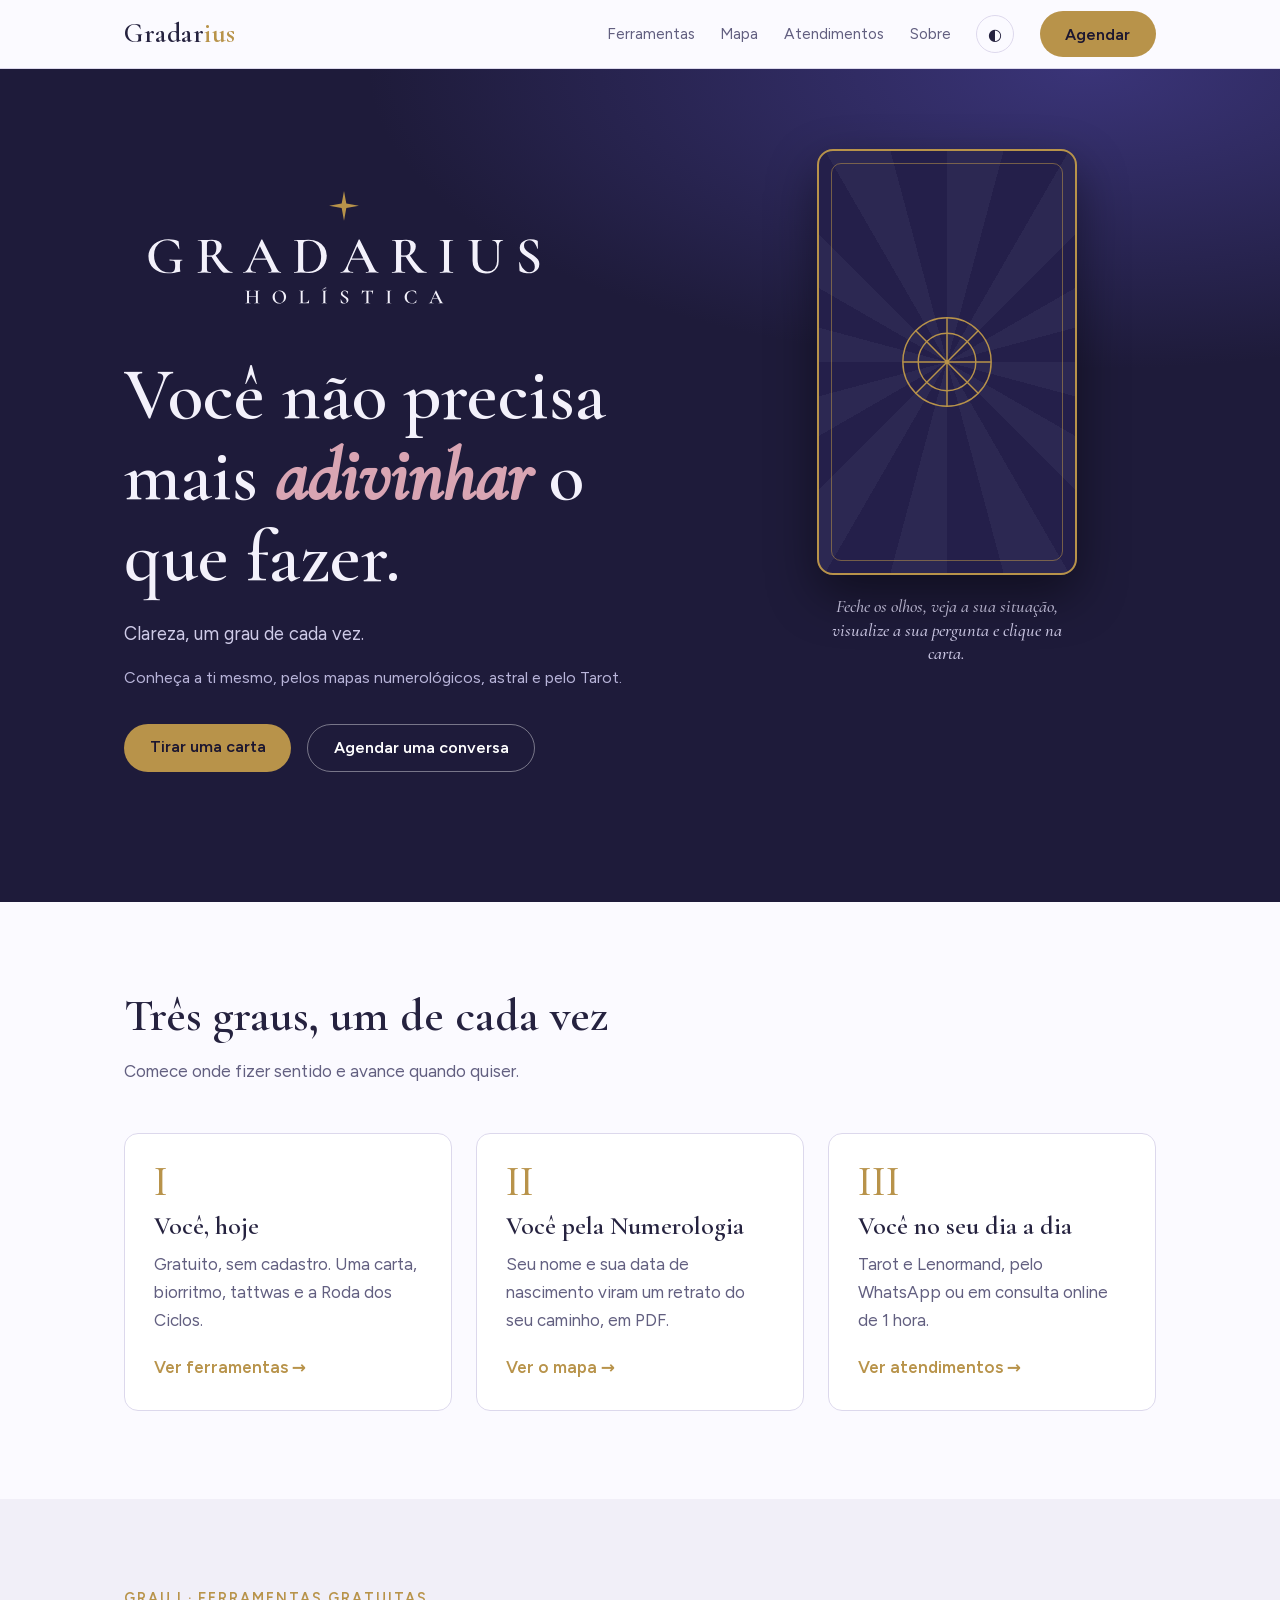
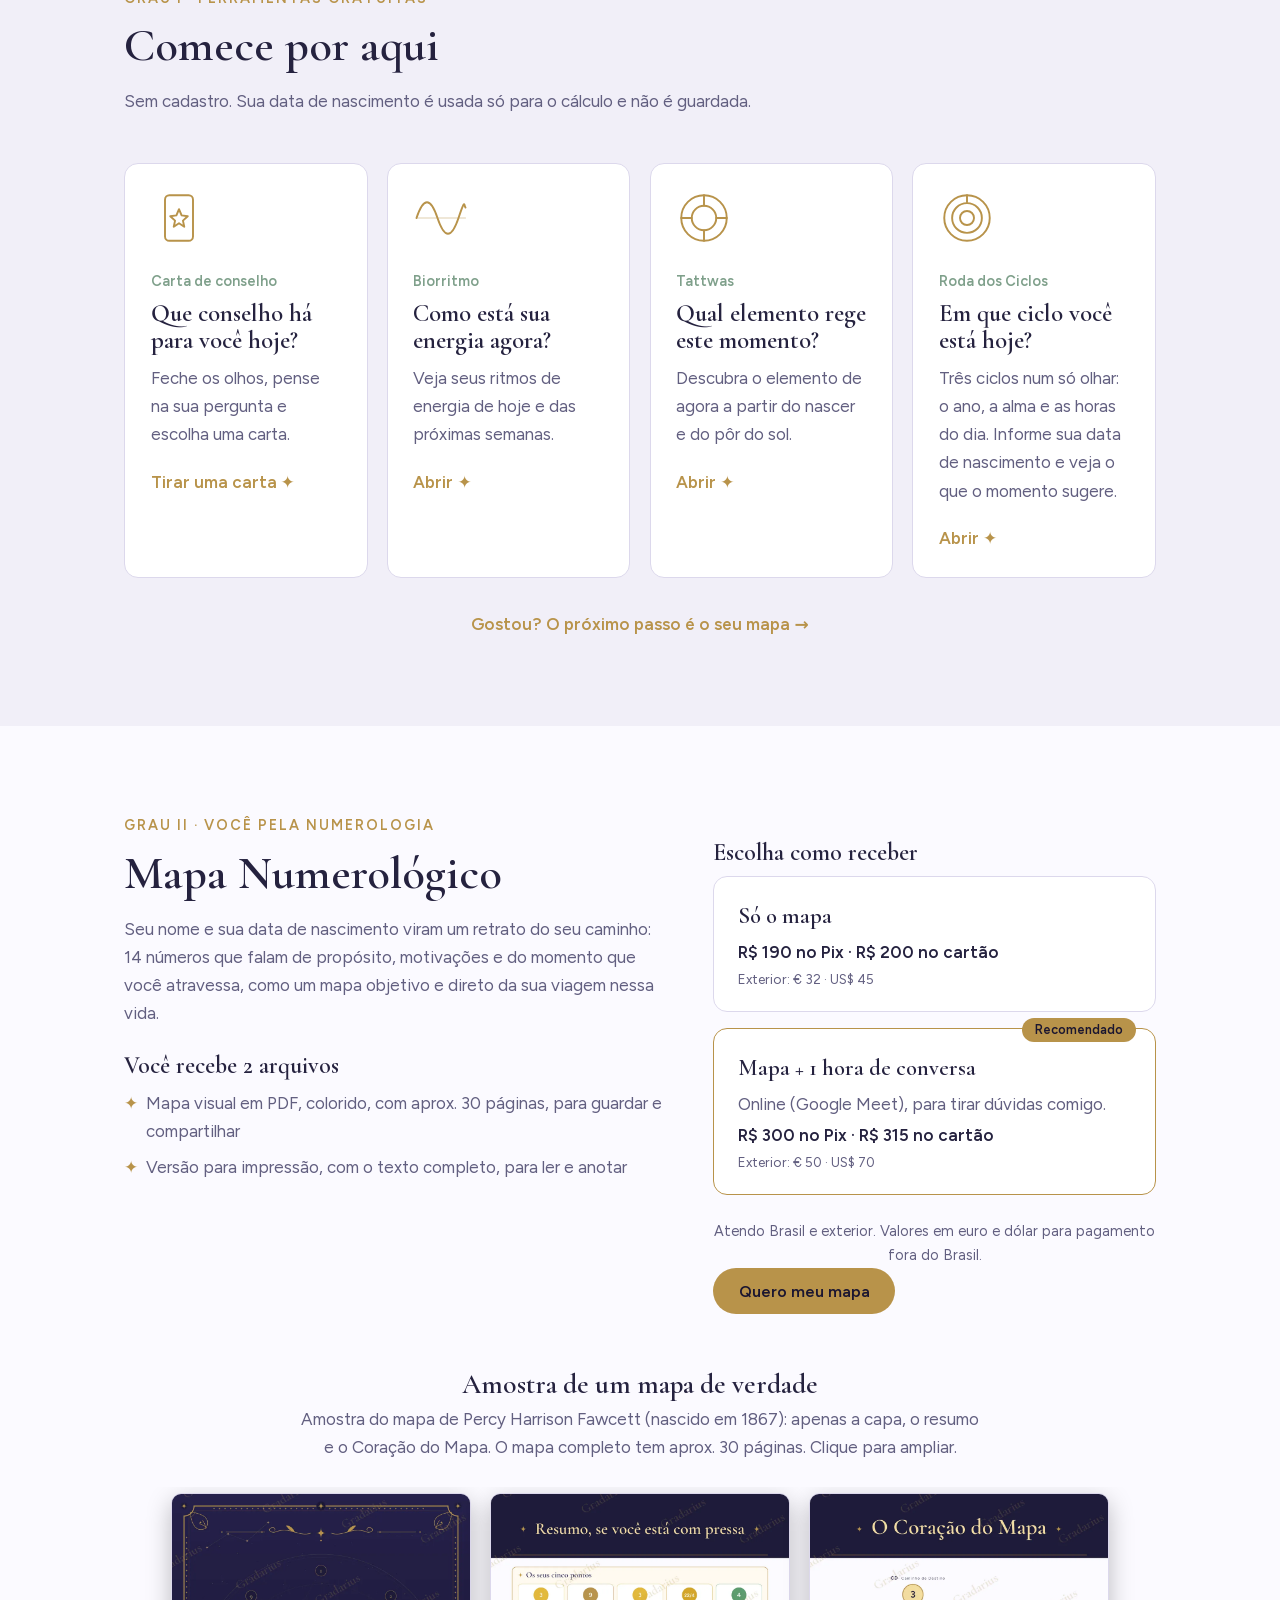
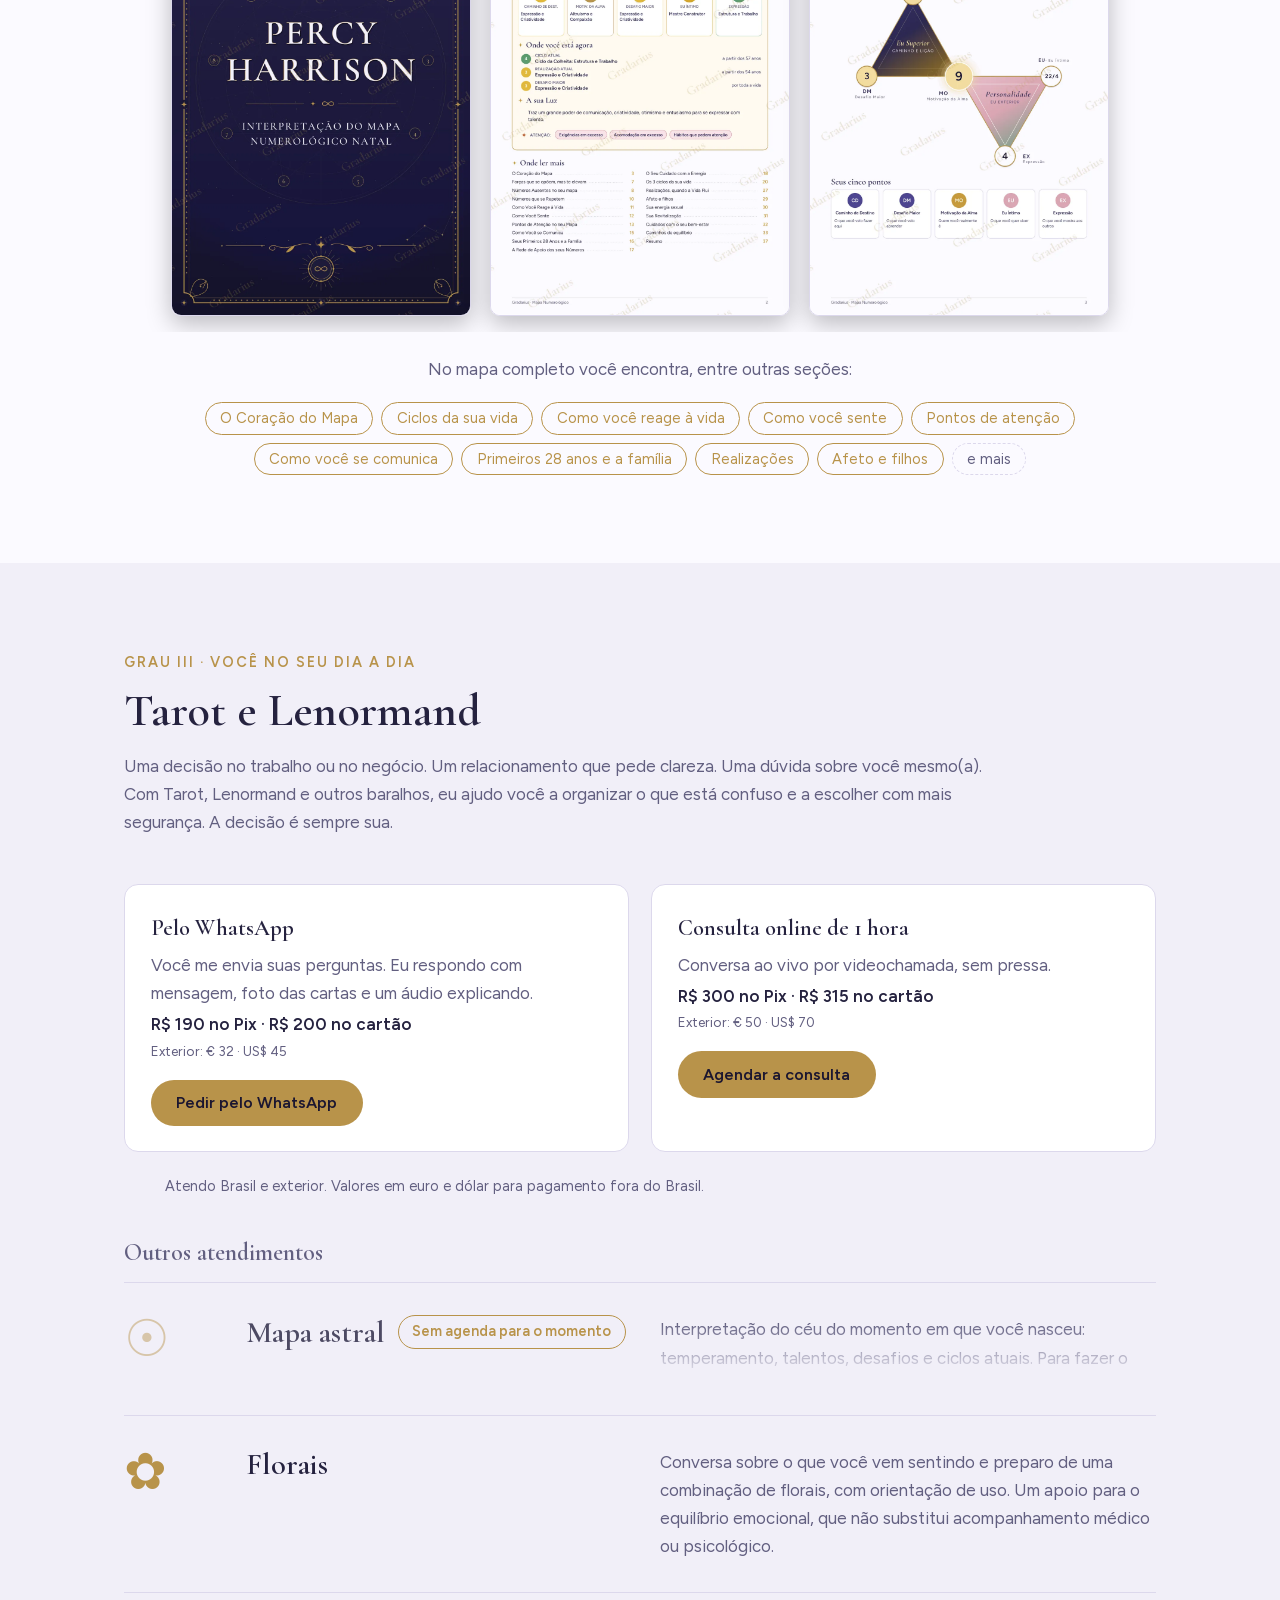
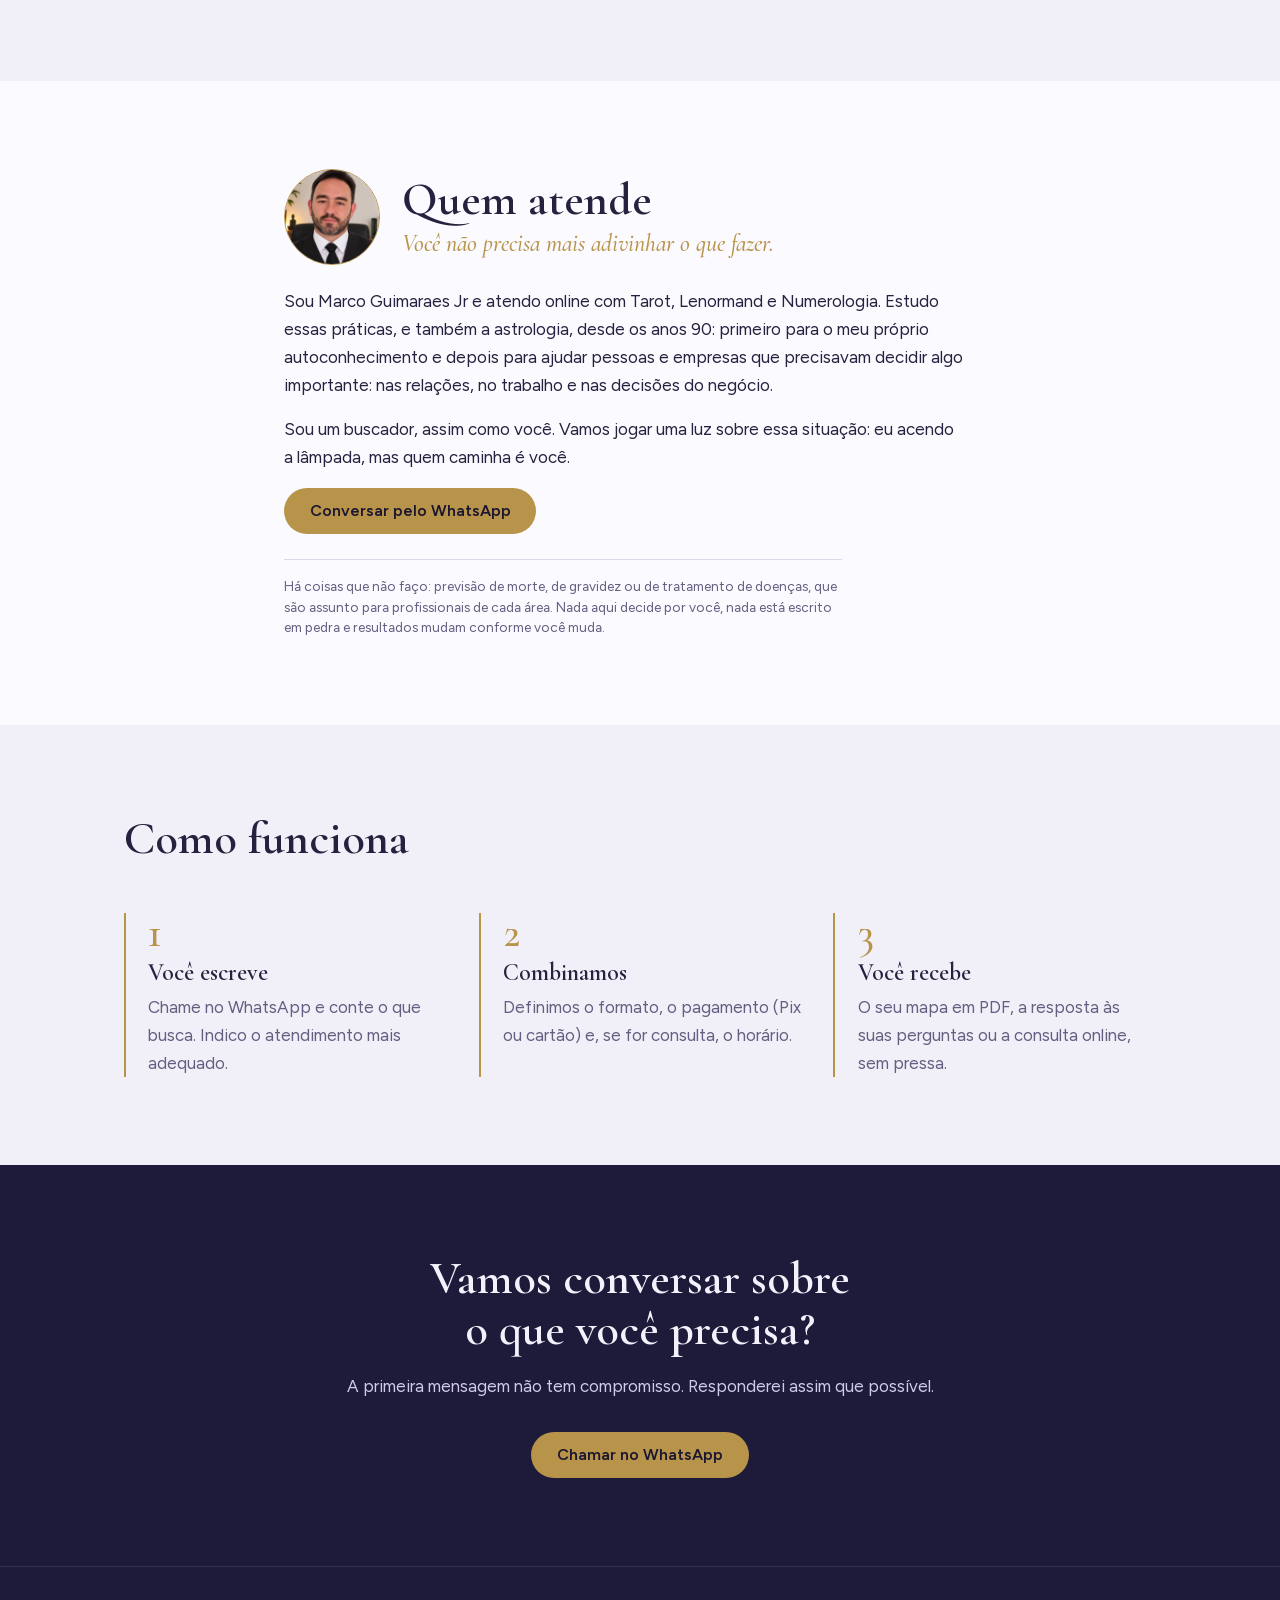
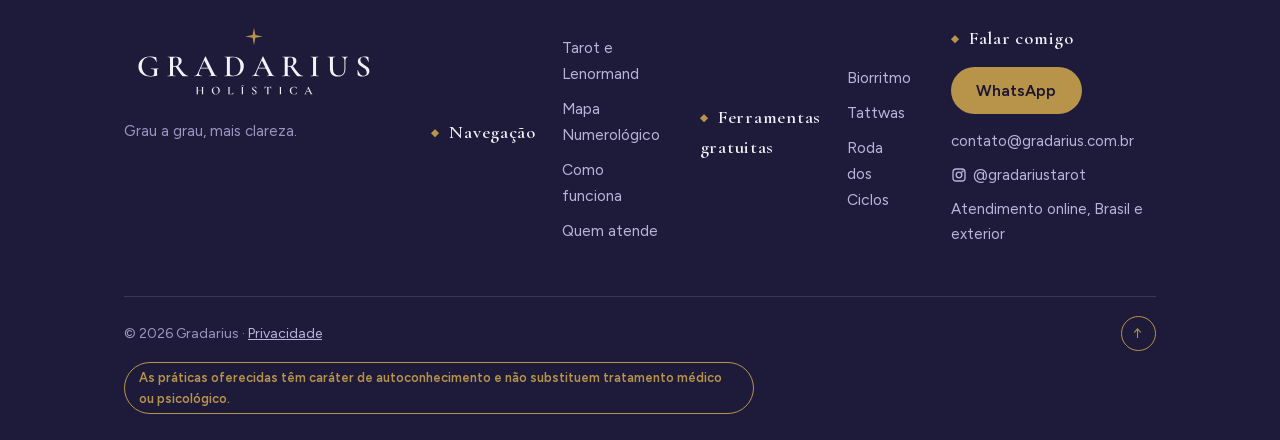
<file: index.html>
<!DOCTYPE html>
<html lang="pt-BR">
<head>
<meta charset="utf-8">
<meta name="viewport" content="width=device-width, initial-scale=1">
<title>Gradarius | Terapia holística, tarot, mapa astral e numerologia</title>
<meta name="description" content="Tarot, Lenormand, Numerologia e astrologia para decidir com mais clareza: no trabalho, no negócio e nas relações. Atendimento online.">
<meta property="og:title" content="Gradarius | Holística">
<meta property="og:description" content="Tarot, Lenormand, Numerologia e astrologia para decidir com mais clareza. Atendimento online.">
<meta property="og:type" content="website">
<meta property="og:url" content="https://www.gradarius.com.br/">
<meta property="og:site_name" content="Gradarius">
<meta property="og:locale" content="pt_BR">
<meta property="og:image" content="https://www.gradarius.com.br/og-gradarius.jpg">
<meta property="og:image:width" content="1200">
<meta property="og:image:height" content="630">
<meta property="og:image:alt" content="Gradarius: você não precisa mais adivinhar o que fazer.">
<meta name="twitter:card" content="summary_large_image">
<link rel="canonical" href="https://www.gradarius.com.br/">
<script type="application/ld+json">{"@context": "https://schema.org", "@graph": [{"@type": "WebSite", "name": "Gradarius", "url": "https://www.gradarius.com.br/", "inLanguage": "pt-BR"}, {"@type": "ProfessionalService", "name": "Gradarius", "url": "https://www.gradarius.com.br/", "description": "Tarot, Lenormand, Numerologia e astrologia para decidir com mais clareza. Atendimento online.", "founder": {"@type": "Person", "name": "Marco Guimaraes Jr"}, "email": "contato@gradarius.com.br", "areaServed": "BR", "availableLanguage": "pt-BR", "makesOffer": [{"@type": "Offer", "itemOffered": {"@type": "Service", "name": "Mapa Numerológico (arquivos)"}, "price": "190.00", "priceCurrency": "BRL"}, {"@type": "Offer", "itemOffered": {"@type": "Service", "name": "Mapa Numerológico + 1 hora de conversa online"}, "price": "300.00", "priceCurrency": "BRL"}, {"@type": "Offer", "itemOffered": {"@type": "Service", "name": "Tarot e Lenormand pelo WhatsApp"}, "price": "190.00", "priceCurrency": "BRL"}, {"@type": "Offer", "itemOffered": {"@type": "Service", "name": "Consulta online de 1 hora (Tarot e Lenormand)"}, "price": "300.00", "priceCurrency": "BRL"}]}]}</script>
<meta name="theme-color" content="#1e1b3a">
<link rel="icon" href="favicon.ico" sizes="48x48">
<link rel="apple-touch-icon" href="apple-touch-icon.png">
<link rel="preload" href="fontes/cormorant-garamond-latin-600-normal.ttf" as="font" type="font/ttf" crossorigin>
<style>
@font-face{font-family:'Cormorant Garamond';font-style:normal;font-weight:500;font-display:swap;src:url(fontes/cormorant-garamond-latin-500-normal.ttf) format('truetype')}
@font-face{font-family:'Cormorant Garamond';font-style:normal;font-weight:600;font-display:swap;src:url(fontes/cormorant-garamond-latin-600-normal.ttf) format('truetype')}
@font-face{font-family:'Cormorant Garamond';font-style:italic;font-weight:500;font-display:swap;src:url(fontes/cormorant-garamond-latin-500-italic.ttf) format('truetype')}
@font-face{font-family:'Figtree';font-style:normal;font-weight:400 500;font-display:swap;src:url(fontes/figtree-latin-400-normal.ttf) format('truetype')}
@font-face{font-family:'Figtree';font-style:normal;font-weight:600;font-display:swap;src:url(fontes/figtree-latin-600-normal.ttf) format('truetype')}
:root{
  --ink:#1e1b3a; --ink-2:#2c2852; --moon:#f1eff8; --paper:#fbfaff;
  --text:#25223f; --muted:#625f80; --brass:#b8934a; --rose:#d9a5b3; --sage:#7fa08b;
  --line:#dcd8ec; --card:#ffffff;
  --serif:'Cormorant Garamond',Georgia,serif; --sans:'Figtree',system-ui,sans-serif;
}
@media(prefers-color-scheme:dark){
  :root:not([data-theme="light"]){--paper:#15132b;--moon:#1c1a38;--text:#ebe9f7;--muted:#a9a6c6;--line:#34315a;--card:#211f42;--fundo-op:.2;--sec:rgba(21,19,43,.55);--sec-alt:rgba(28,26,56,.35);--hero-bg:rgba(30,27,58,.35)}
}
:root[data-theme="dark"]{--paper:#15132b;--moon:#1c1a38;--text:#ebe9f7;--muted:#a9a6c6;--line:#34315a;--card:#211f42;--fundo-op:.2;--sec:rgba(21,19,43,.55);--sec-alt:rgba(28,26,56,.35);--hero-bg:rgba(30,27,58,.35)}
*{box-sizing:border-box;margin:0}
html{scroll-behavior:smooth}
body{font-family:var(--sans);background:var(--paper);color:var(--text);line-height:1.65;font-size:1.0625rem}
a{color:inherit}
:focus-visible{outline:3px solid var(--brass);outline-offset:3px;border-radius:4px}
.wrap{max-width:1080px;margin:0 auto;padding:0 1.5rem}
h1,h2,h3{font-family:var(--serif);font-weight:600;line-height:1.1}
h2{font-size:clamp(2rem,4vw,2.9rem);margin-bottom:1rem}
p{max-width:62ch}

/* topo */
header{position:sticky;top:0;z-index:10;background:color-mix(in srgb,var(--paper) 88%,transparent);backdrop-filter:blur(10px);border-bottom:1px solid var(--line)}
.bar{display:flex;align-items:center;justify-content:space-between;height:68px}
.logo{font-family:var(--serif);font-size:1.7rem;font-weight:600;text-decoration:none;letter-spacing:.02em}
.logo span{color:var(--brass)}
nav{display:flex;gap:1.6rem;align-items:center}
nav a{text-decoration:none;font-size:.97rem;color:var(--muted)}
nav a:hover{color:var(--text)}
#tema{background:none;border:1px solid var(--line);color:var(--text);width:38px;height:38px;border-radius:50%;cursor:pointer;font-size:1rem}
@media(max-width:760px){nav a:not(.btn){display:none}}

.btn{display:inline-block;background:var(--brass);color:#1b1630;font-weight:600;text-decoration:none;padding:.85rem 1.6rem;border-radius:999px;border:0;cursor:pointer;font:600 1rem var(--sans);transition:transform .2s,background .2s}
.btn:hover{transform:translateY(-2px);background:#c9a45a}
.btn.ghost{background:transparent;color:#fff;border:1px solid rgba(255,255,255,.4)}
.btn.ghost:hover{background:rgba(255,255,255,.1)}

/* hero */
.hero{background:radial-gradient(1200px 500px at 85% 0%,#3a3478 0%,transparent 60%),var(--hero-bg,var(--ink));color:#f3f1fb;padding:5rem 0 6rem;overflow:hidden}
.hero .wrap{display:grid;grid-template-columns:1.15fr .85fr;gap:3rem;align-items:center}
.hero .marca{display:block;width:min(100%,440px);height:auto;margin:0 0 2rem}
.hero h1{font-size:clamp(2.7rem,6vw,4.6rem);margin-bottom:1.3rem}
.hero h1 em{font-style:italic;color:var(--rose)}
.hero p{color:#cfcbe8;font-size:1.15rem;margin-bottom:2rem}
.hero p.sub1{margin-bottom:1rem}
.hero p.leve{font-size:1rem;color:#b9b5da}
.cta{display:flex;gap:1rem;flex-wrap:wrap}
@media(max-width:860px){.hero .wrap{grid-template-columns:1fr}.hero{padding:3.5rem 0 4rem}}

/* carta interativa */
.deck{display:flex;flex-direction:column;align-items:center;gap:1.2rem}
.carta{width:min(260px,70vw);aspect-ratio:628/1030;perspective:1000px;background:none;border:0;cursor:pointer;padding:0}
.carta-in{position:relative;width:100%;height:100%;transition:transform .9s cubic-bezier(.3,.7,.2,1);transform-style:preserve-3d}
.carta.virada .carta-in{transform:rotateY(180deg)}
.face{position:absolute;inset:0;backface-visibility:hidden;border-radius:16px;display:flex;flex-direction:column;align-items:center;justify-content:center;text-align:center;padding:1.4rem}
.costas{background:repeating-conic-gradient(from 0deg at 50% 50%,#2c2852 0 15deg,#241f4a 15deg 30deg);border:2px solid var(--brass);box-shadow:0 20px 50px rgba(0,0,0,.45)}
.costas::before{content:"";position:absolute;inset:12px;border:1px solid rgba(184,147,74,.55);border-radius:10px}
.costas svg{width:96px;height:96px;animation:gira 40s linear infinite}
.frente{transform:rotateY(180deg);background:linear-gradient(170deg,#f6efe0,#ead9c0);color:#2a2340;border:2px solid var(--brass);box-shadow:0 20px 50px rgba(0,0,0,.45)}
.frente b{font-family:var(--serif);font-size:1.9rem;line-height:1.1;margin-bottom:.8rem}
.frente span{font-size:.97rem;line-height:1.5}
.frente i{font-style:normal;font-size:2.4rem;color:var(--brass);margin-bottom:.6rem}
.frente.com-img{padding:0;background:none;border:0;box-shadow:none;overflow:visible}
.frente.com-img>*:not(img){display:none}
.frente img{position:absolute;inset:0;width:100%;height:100%;object-fit:contain;filter:drop-shadow(0 18px 30px rgba(0,0,0,.5))}
.leg{text-align:center;max-width:34ch;min-height:5.5rem}
.leg b{display:block;font-family:var(--serif);font-size:1.7rem;font-weight:600;line-height:1.1;color:#f3f1fb;margin-bottom:.35rem}
.leg span{color:#cfcbe8;font-size:.97rem;line-height:1.5}
.leg i{display:block;margin-top:1rem;font-family:var(--serif);font-style:italic;font-size:.8rem;color:#9a96bf}
.leg i a{color:inherit;text-decoration:underline;text-underline-offset:2px}
.dica{font-family:var(--serif);font-style:italic;font-size:1.3rem;line-height:1.3;color:#f3f1fb;text-align:center;max-width:30ch;order:1}
.leg{order:2}
@keyframes gira{to{transform:rotate(360deg)}}

/* secoes */
section{padding:5.5rem 0}
.alt{background:var(--moon)}
/* fundo fixo de cartas (so no tema escuro) */
body::before{content:"";position:fixed;inset:0;z-index:-1;background:url(fundo-cartas.webp) center/cover no-repeat;opacity:var(--fundo-op,0);pointer-events:none}
main section{background:var(--sec,transparent)}
main section.alt{background:var(--sec-alt,var(--moon))}
.intro{margin-bottom:3rem}
.intro p{color:var(--muted);max-width:80ch}

/* servicos: linhas, nao cards identicos */
.serv{border-top:1px solid var(--line)}
.linha{display:grid;grid-template-columns:90px 1fr 1.3fr;gap:1.5rem 2rem;padding:2rem 0;border-bottom:1px solid var(--line);align-items:start}
.simb{font-family:var(--serif);font-size:3.2rem;line-height:1;color:var(--brass)}
.simb svg{width:.95em;height:.95em;display:block}
.linha h3{font-size:1.9rem}
.linha p{color:var(--muted)}
.linha small{display:block;margin-top:.6rem;color:var(--sage);font-weight:600;font-size:.95rem}
.linha.breve .simb{opacity:.45}
.titulo{display:flex;align-items:center;gap:.8rem;flex-wrap:wrap}
.linha.breve h3{opacity:.8}
.aviso{padding:.25rem .85rem;border:1px solid var(--brass);border-radius:999px;color:var(--brass);font-size:.9rem;font-weight:600}
.esmaece{max-height:4.2rem;overflow:hidden;-webkit-mask-image:linear-gradient(to bottom,#000 10%,transparent 95%);mask-image:linear-gradient(to bottom,#000 10%,transparent 95%)}
@media(max-width:760px){.linha{grid-template-columns:1fr}.simb{font-size:2.4rem}}

/* ferramentas gratuitas */
.ferr{display:grid;grid-template-columns:repeat(4,1fr);gap:1.2rem}
.ferr a{display:block;background:var(--card);border:1px solid var(--line);border-radius:14px;padding:1.6rem;text-decoration:none;transition:transform .2s,border-color .2s}
.ferr a:hover{transform:translateY(-3px);border-color:var(--brass)}
.ferr svg{width:56px;height:56px;margin-bottom:1rem;color:var(--brass)}
.ferr .tag{font-size:.9rem;font-weight:600;color:var(--sage);margin-bottom:.4rem}
.ferr h3{font-size:1.55rem;margin-bottom:.6rem}
.ferr p{color:var(--muted)}
.ferr .abrir{display:inline-block;margin-top:1.2rem;font-weight:600;color:var(--brass)}
.wrap p.sup{font-size:.9rem;font-weight:600;letter-spacing:.14em;text-transform:uppercase;color:var(--brass);margin-bottom:.6rem}
/* os 3 graus */
.graus{display:grid;grid-template-columns:repeat(3,1fr);gap:1.5rem}
.grau{display:flex;flex-direction:column;background:var(--card);border:1px solid var(--line);border-radius:14px;padding:1.8rem}
.grau .num{font-family:var(--serif);font-size:2.6rem;color:var(--brass);line-height:1}
.grau h3{font-size:1.6rem;margin:.5rem 0 .6rem}
.grau p{color:var(--muted)}
.grau a{margin-top:auto;padding-top:1.2rem;font-weight:600;color:var(--brass);text-decoration:none}
.grau a:hover{text-decoration:underline}
@media(max-width:760px){.graus{grid-template-columns:1fr}}
.proximo{margin-top:2rem;max-width:none;text-align:center}
.proximo a{color:var(--brass);font-weight:600;text-decoration:none}
.proximo a:hover{text-decoration:underline}

/* Grau II: mapa numerologico */
.mapa{display:grid;grid-template-columns:1.1fr .9fr;gap:3rem;align-items:start}
.mapa h3{font-size:1.5rem;margin:1.6rem 0 .6rem}
.mapa h2+p{color:var(--muted)}
.arquivos{list-style:none;padding:0}
.arquivos li{padding-left:1.4rem;position:relative;margin:.5rem 0;color:var(--muted)}
.arquivos li::before{content:"✦";position:absolute;left:0;color:var(--brass)}
.opcoes{display:grid;gap:1rem;margin-bottom:1.6rem}
.opcao{position:relative;background:var(--card);border:1px solid var(--line);border-radius:14px;padding:1.3rem 1.5rem}
.opcao.rec{border-color:var(--brass)}
.opcao b{font-family:var(--serif);font-size:1.4rem}
.opcao p{color:var(--muted);margin-top:.2rem}
.opcao .preco{color:var(--text);font-weight:600}
.opcao .preco-ext{color:var(--muted);font-size:.85rem;margin-top:.1rem}
.nota-ext{color:var(--muted);font-size:.9rem;text-align:center;margin-top:1rem}
.opcoes.duas + .nota-ext{margin-top:-1.6rem;margin-bottom:2.6rem}
.selo{position:absolute;top:-.7rem;right:1.2rem;background:var(--brass);color:#1b1630;font-size:.8rem;font-weight:600;padding:.1rem .8rem;border-radius:999px}
@media(max-width:860px){.mapa{grid-template-columns:1fr}}
.amostra{margin-top:3.5rem;text-align:center}
.amostra h3{font-family:var(--serif);font-size:1.7rem;margin-bottom:.3rem}
.amostra .am-leg{color:var(--muted);margin:0 auto 1.6rem}
.paginas{display:flex;gap:1.2rem;justify-content:center;overflow-x:auto;scroll-snap-type:x mandatory;padding:.4rem .2rem 1rem}
.paginas button{flex:0 0 min(31%,300px);scroll-snap-align:center;background:none;border:0;padding:0;cursor:zoom-in}
.paginas img{width:100%;height:auto;display:block;border-radius:10px;border:1px solid var(--line);box-shadow:0 8px 24px rgba(0,0,0,.25);transition:transform .2s}
.paginas button:hover img{transform:translateY(-3px)}
.secoes{list-style:none;padding:0;display:flex;flex-wrap:wrap;gap:.5rem;justify-content:center;margin:1.2rem 0 0}
.secoes li{border:1px solid var(--brass);color:var(--brass);border-radius:999px;padding:.2rem .9rem;font-size:.92rem}
.secoes li.mais{border-style:dashed;color:var(--muted);border-color:var(--line)}
dialog.zoom{border:0;background:transparent;padding:0;max-width:min(92vw,820px);max-height:94vh}
dialog.zoom::backdrop{background:rgba(10,8,25,.85)}
dialog.zoom img{width:100%;height:auto;max-height:94vh;object-fit:contain;border-radius:10px;cursor:zoom-out}
@media(max-width:760px){.paginas button{flex-basis:78%}}
.opcoes.duas{grid-template-columns:1fr 1fr;gap:1.4rem;margin-bottom:3rem}
.opcoes.duas .opcao{padding:1.6rem}
.opcoes.duas .btn{margin-top:1.1rem}
.outros{font-size:1.5rem;margin-bottom:1rem;color:var(--muted)}
@media(max-width:760px){.opcoes.duas{grid-template-columns:1fr}}
@media(max-width:1000px){.ferr{grid-template-columns:1fr 1fr}}
@media(max-width:560px){.ferr{grid-template-columns:1fr}}

/* sobre e foto */
.sobre{display:block;max-width:760px}
.sobre-topo{display:flex;align-items:center;gap:1.4rem;margin-bottom:1.4rem}
.sobre-topo h2{margin-bottom:.2rem}
img.retrato{width:96px;height:96px;flex:none;border-radius:50%;object-fit:cover;object-position:center 15%;border:1px solid var(--brass)}
.sobre p+p{margin-top:1rem}
.lema{font-family:var(--serif);font-style:italic;font-size:1.5rem;line-height:1.3;color:var(--brass);margin:0}
.cta-sobre{margin-top:1.4rem}
details.historia{margin-top:1rem}
details.historia>summary{cursor:pointer;color:var(--brass);font-weight:600;list-style:none}
details.historia>summary::-webkit-details-marker{display:none}
details.historia>summary::after{content:" ▾"}
details.historia[open]>summary::after{content:" ▴"}
details.historia p{margin-top:1rem}
.sobre p.obs{font-size:.85rem;line-height:1.5;color:var(--muted);margin-top:1.6rem;padding-top:1rem;border-top:1px solid var(--line)}

/* como funciona: aqui a ordem importa */
.passos{display:grid;grid-template-columns:repeat(3,1fr);gap:2rem;counter-reset:p}
.passo{counter-increment:p;border-left:2px solid var(--brass);padding-left:1.4rem}
.passo::before{content:counter(p);font-family:var(--serif);font-size:2.6rem;color:var(--brass);line-height:1}
.passo h3{font-size:1.5rem;margin:.4rem 0 .4rem}
.passo p{color:var(--muted)}
@media(max-width:760px){.passos{grid-template-columns:1fr}}

/* contato */
.contato{background:var(--ink);color:#f3f1fb;text-align:center}
.contato p{margin:0 auto 2rem;color:#cfcbe8}
.contato h2{max-width:20ch;margin-inline:auto}
footer{background:var(--ink);color:#b9b5da;font-size:.95rem;padding:3.5rem 0 1.6rem;border-top:1px solid rgba(255,255,255,.1)}
.rodape{display:grid;grid-template-columns:minmax(240px,1.3fr) 1fr 1fr 1fr;gap:2.5rem}
.rodape .marca{display:block;width:min(100%,260px);height:auto}
.rodape .marca-sub{margin-top:.8rem;color:#9a96c0;max-width:26ch}
.rodape h4{font-family:var(--serif);font-size:1.15rem;font-weight:600;color:#f3f1fb;letter-spacing:.04em;margin-bottom:.9rem}
.rodape h4::before{content:"◆";color:var(--brass);font-size:.6rem;margin-right:.6rem;vertical-align:.2em}
.rodape ul{list-style:none;padding:0}
.rodape li{margin:.55rem 0}
.rodape a{color:#b9b5da;text-decoration:none}
.rodape a:hover{color:#fff;text-decoration:underline}
.rodape-fim{margin-top:2.5rem;padding-top:1.2rem;border-top:1px solid rgba(255,255,255,.12);font-size:.88rem;color:#9a96c0}
.rodape-linha{display:flex;justify-content:space-between;align-items:center;gap:1rem}
.rodape-fim a{color:#b9b5da}
.rodape-fim .aviso{margin-top:.7rem;font-size:.8rem;max-width:70ch}
.topo-btn{display:inline-flex;align-items:center;justify-content:center;width:2.2rem;height:2.2rem;border:1px solid var(--brass);border-radius:50%;color:var(--brass)!important;text-decoration:none;transition:background .2s}
.topo-btn:hover{background:rgba(184,147,74,.15)}
#contato-rodape .btn{color:#1b1630;text-decoration:none;margin-bottom:.4rem}
#contato-rodape h4{font-family:var(--serif);font-size:1.15rem;font-weight:600;color:#f3f1fb;letter-spacing:.04em;margin-bottom:.9rem}
#contato-rodape h4::before{content:"◆";color:var(--brass);font-size:.6rem;margin-right:.6rem;vertical-align:.2em}
#contato-rodape ul{list-style:none;padding:0}
#contato-rodape li{margin:.55rem 0;color:#b9b5da}
footer p{max-width:none}
@media(max-width:860px){.rodape{grid-template-columns:1fr 1fr}.rodape>div:first-child{grid-column:1/-1}}
@media(max-width:480px){.rodape{grid-template-columns:1fr}}
@media(prefers-reduced-motion:reduce){*{animation:none!important;transition:none!important}html{scroll-behavior:auto}}
</style>
</head>
<body>

<header>
  <div class="wrap bar">
    <a class="logo" href="#topo">Gradar<span>ius</span></a>
    <nav aria-label="Principal">
      <a href="#ferramentas">Ferramentas</a>
      <a href="#mapa-numerologico">Mapa</a>
      <a href="#servicos">Atendimentos</a>
      <a href="#sobre">Sobre</a>
      <button id="tema" aria-label="Alternar tema claro e escuro">◐</button>
      <a class="btn" href="#contato">Agendar</a>
    </nav>
  </div>
</header>

<main id="topo">
<div class="hero">
  <div class="wrap">
    <div>
      <img class="marca" src="logo-gradarius.svg" alt="Gradarius Holística" width="440" height="141">
      <h1>Você não precisa mais <em>adivinhar</em> o que fazer.</h1>
      <p class="sub1">Clareza, um grau de cada vez.</p>
      <p class="leve">Conheça a ti mesmo, pelos mapas numerológicos, astral e pelo Tarot.</p>
      <div class="cta">
        <a class="btn ir-carta" href="#carta">Tirar uma carta</a>
        <a class="btn ghost" href="#contato">Agendar uma conversa</a>
      </div>
    </div>
    <div class="deck">
      <button class="carta" id="carta" aria-live="polite" aria-label="Tirar uma carta">
        <div class="carta-in">
          <div class="face costas">
            <svg viewBox="0 0 100 100" fill="none" stroke="#b8934a" stroke-width="1.5" aria-hidden="true">
              <circle cx="50" cy="50" r="46"/><circle cx="50" cy="50" r="30"/>
              <path d="M50 4v92M4 50h92M17 17l66 66M83 17L17 83"/>
            </svg>
          </div>
          <div class="face frente" id="frente"><img id="c-img" alt="" hidden><i id="c-simb">✦</i><b id="c-nome">—</b><span id="c-msg"></span></div>
        </div>
      </button>
      <div class="leg" id="leg" aria-live="polite"><b id="l-nome"></b><span id="l-msg"></span><i id="l-nota"></i></div>
      <p class="dica" id="dica">Feche os olhos, veja a sua situação, visualize a sua pergunta e clique na carta.</p>
    </div>
  </div>
</div>

<!-- Os 3 graus -->
<section id="graus">
  <div class="wrap">
    <div class="intro">
      <h2>Três graus, um de cada vez</h2>
      <p>Comece onde fizer sentido e avance quando quiser.</p>
    </div>
    <div class="graus">
      <article class="grau">
        <span class="num">I</span>
        <h3>Você, hoje</h3>
        <p>Gratuito, sem cadastro. Uma carta, biorritmo, tattwas e a Roda dos Ciclos.</p>
        <a href="#ferramentas">Ver ferramentas →</a>
      </article>
      <article class="grau">
        <span class="num">II</span>
        <h3>Você pela Numerologia</h3>
        <p>Seu nome e sua data de nascimento viram um retrato do seu caminho, em PDF.</p>
        <a href="#mapa-numerologico">Ver o mapa →</a>
      </article>
      <article class="grau">
        <span class="num">III</span>
        <h3>Você no seu dia a dia</h3>
        <p>Tarot e Lenormand, pelo WhatsApp ou em consulta online de 1 hora.</p>
        <a href="#servicos">Ver atendimentos →</a>
      </article>
    </div>
  </div>
</section>

<!-- Grau I · Comece por aqui -->
<section id="ferramentas" class="alt">
  <div class="wrap">
    <div class="intro">
      <p class="sup">Grau I · Ferramentas gratuitas</p>
      <h2>Comece por aqui</h2>
      <p>Sem cadastro. Sua data de nascimento é usada só para o cálculo e não é guardada.</p>
    </div>
    <div class="ferr">
      <a href="#carta" class="ir-carta">
        <svg viewBox="0 0 64 64" fill="none" stroke="currentColor" stroke-width="2.2" stroke-linecap="round" stroke-linejoin="round" aria-hidden="true"><rect x="16" y="6" width="32" height="52" rx="5"/><path d="M32 22l3 7 7 1-5.5 5 1.5 7-6-4-6 4 1.5-7-5.5-5 7-1z"/></svg>
        <p class="tag">Carta de conselho</p>
        <h3>Que conselho há para você hoje?</h3>
        <p>Feche os olhos, pense na sua pergunta e escolha uma carta.</p>
        <span class="abrir">Tirar uma carta ✦</span>
      </a>
      <a href="servicos/biorritmo/">
        <svg viewBox="0 0 64 64" fill="none" stroke="currentColor" stroke-width="2.2" stroke-linecap="round" aria-hidden="true"><path d="M4 32h56" stroke-width="1" opacity=".5"/><path d="M4 32c8-24 16-24 24 0s16 24 24 0 6-14 8-12"/></svg>
        <p class="tag">Biorritmo</p>
        <h3>Como está sua energia agora?</h3>
        <p>Veja seus ritmos de energia de hoje e das próximas semanas.</p>
        <span class="abrir">Abrir ✦</span>
      </a>
      <a href="servicos/tattwas/">
        <svg viewBox="0 0 64 64" fill="none" stroke="currentColor" stroke-width="2.2" aria-hidden="true"><circle cx="32" cy="32" r="26"/><circle cx="32" cy="32" r="14"/><path d="M32 6v12M32 46v12M6 32h12M46 32h12" stroke-linecap="round"/></svg>
        <p class="tag">Tattwas</p>
        <h3>Qual elemento rege este momento?</h3>
        <p>Descubra o elemento de agora a partir do nascer e do pôr do sol.</p>
        <span class="abrir">Abrir ✦</span>
      </a>
      <a href="servicos/roda-ciclos/">
        <svg viewBox="0 0 64 64" fill="none" stroke="currentColor" stroke-width="2.2" stroke-linecap="round" aria-hidden="true"><circle cx="32" cy="32" r="26"/><circle cx="32" cy="32" r="17"/><circle cx="32" cy="32" r="8"/><path d="M32 6v8"/></svg>
        <p class="tag">Roda dos Ciclos</p>
        <h3>Em que ciclo você está hoje?</h3>
        <p>Três ciclos num só olhar: o ano, a alma e as horas do dia. Informe sua data de nascimento e veja o que o momento sugere.</p>
        <span class="abrir">Abrir ✦</span>
      </a>
    </div>
    <p class="proximo"><a href="#mapa-numerologico">Gostou? O próximo passo é o seu mapa →</a></p>
  </div>
</section>

<!-- Grau II · Conheça seu mapa -->
<section id="mapa-numerologico">
  <div class="wrap mapa">
    <div>
      <p class="sup">Grau II · Você pela Numerologia</p>
      <h2>Mapa Numerológico</h2>
      <p>Seu nome e sua data de nascimento viram um retrato do seu caminho: 14 números que falam de propósito, motivações e do momento que você atravessa, como um mapa objetivo e direto da sua viagem nessa vida.</p>
      <h3>Você recebe 2 arquivos</h3>
      <ul class="arquivos">
        <li>Mapa visual em PDF, colorido, com aprox. 30 páginas, para guardar e compartilhar</li>
        <li>Versão para impressão, com o texto completo, para ler e anotar</li>
      </ul>
    </div>
    <div>
      <h3>Escolha como receber</h3>
      <div class="opcoes">
        <div class="opcao">
          <b>Só o mapa</b>
          <p class="preco">R$ 190 no Pix · R$ 200 no cartão</p>
          <p class="preco-ext">Exterior: € 32 · US$ 45</p>
        </div>
        <div class="opcao rec">
          <span class="selo">Recomendado</span>
          <b>Mapa + 1 hora de conversa</b>
          <p>Online (Google Meet), para tirar dúvidas comigo.</p>
          <p class="preco">R$ 300 no Pix · R$ 315 no cartão</p>
          <p class="preco-ext">Exterior: € 50 · US$ 70</p>
        </div>
      </div>
      <p class="nota-ext">Atendo Brasil e exterior. Valores em euro e dólar para pagamento fora do Brasil.</p>
      <a class="btn" href="https://wa.me/5541987362764?text=Ol%C3%A1!%20Quero%20meu%20Mapa%20Numerol%C3%B3gico." target="_blank" rel="noopener">Quero meu mapa</a>
    </div>
  </div>
  <div class="wrap amostra">
    <h3>Amostra de um mapa de verdade</h3>
    <p class="am-leg">Amostra do mapa de Percy Harrison Fawcett (nascido em 1867): apenas a capa, o resumo e o Coração do Mapa. O mapa completo tem aprox. 30 páginas. Clique para ampliar.</p>
    <div class="paginas">
      <button type="button" aria-label="Ampliar a capa do mapa"><img src="amostra/mapa-1.webp" alt="Capa do Mapa Numerológico de Percy Harrison Fawcett" width="1000" height="1414" loading="lazy"></button>
      <button type="button" aria-label="Ampliar o resumo do mapa"><img src="amostra/mapa-2.webp" alt="Resumo do mapa: os cinco pontos e o índice de seções" width="1000" height="1414" loading="lazy"></button>
      <button type="button" aria-label="Ampliar o Coração do Mapa"><img src="amostra/mapa-3.webp" alt="O Coração do Mapa: triângulo com os cinco números" width="1000" height="1414" loading="lazy"></button>
    </div>
    <p class="am-leg" style="margin:1.4rem auto 0">No mapa completo você encontra, entre outras seções:</p>
    <ul class="secoes">
      <li>O Coração do Mapa</li><li>Ciclos da sua vida</li><li>Como você reage à vida</li><li>Como você sente</li>
      <li>Pontos de atenção</li><li>Como você se comunica</li><li>Primeiros 28 anos e a família</li><li>Realizações</li>
      <li>Afeto e filhos</li><li class="mais">e mais</li>
    </ul>
    <dialog class="zoom" id="zoom"><img alt=""></dialog>
  </div>
  <script>
  (function(){var d=document.getElementById('zoom');if(!d)return;var im=d.querySelector('img');
  document.querySelectorAll('.paginas button').forEach(function(b){b.addEventListener('click',function(){var i=b.querySelector('img');im.src=i.src;im.alt=i.alt;d.showModal()})});
  d.addEventListener('click',function(){d.close()})})();
  </script>
</section>

<section id="servicos" class="alt">
  <div class="wrap">
    <div class="intro">
      <p class="sup">Grau III · Você no seu dia a dia</p>
      <h2>Tarot e Lenormand</h2>
      <p>Uma decisão no trabalho ou no negócio. Um relacionamento que pede clareza. Uma dúvida sobre você mesmo(a). Com Tarot, Lenormand e outros baralhos, eu ajudo você a organizar o que está confuso e a escolher com mais segurança. A decisão é sempre sua.</p>
    </div>
    <div class="opcoes duas">
      <div class="opcao">
        <b>Pelo WhatsApp</b>
        <p>Você me envia suas perguntas. Eu respondo com mensagem, foto das cartas e um áudio explicando.</p>
        <p class="preco">R$ 190 no Pix · R$ 200 no cartão</p>
        <p class="preco-ext">Exterior: € 32 · US$ 45</p>
        <a class="btn" href="https://wa.me/5541987362764?text=Ol%C3%A1!%20Quero%20um%20atendimento%20de%20Tarot%20e%20Lenormand%20pelo%20WhatsApp." target="_blank" rel="noopener">Pedir pelo WhatsApp</a>
      </div>
      <div class="opcao">
        <b>Consulta online de 1 hora</b>
        <p>Conversa ao vivo por videochamada, sem pressa.</p>
        <p class="preco">R$ 300 no Pix · R$ 315 no cartão</p>
        <p class="preco-ext">Exterior: € 50 · US$ 70</p>
        <a class="btn" href="https://wa.me/5541987362764?text=Ol%C3%A1!%20Quero%20agendar%20uma%20consulta%20online%20de%201%20hora." target="_blank" rel="noopener">Agendar a consulta</a>
      </div>
    </div>
    <p class="nota-ext">Atendo Brasil e exterior. Valores em euro e dólar para pagamento fora do Brasil.</p>
    <h3 class="outros">Outros atendimentos</h3>
    <div class="serv">
      <article class="linha breve">
        <div class="simb" aria-hidden="true">☉</div>
        <div class="titulo"><h3>Mapa astral</h3><span class="aviso">Sem agenda para o momento</span></div>
        <div class="esmaece"><p>Interpretação do céu do momento em que você nasceu: temperamento, talentos, desafios e ciclos atuais. Para fazer o mapa, precisamos da data, do horário e do local de nascimento.</p></div>
      </article>
      <article class="linha">
        <div class="simb" aria-hidden="true">✿</div>
        <div><h3>Florais</h3></div>
        <div><p>Conversa sobre o que você vem sentindo e preparo de uma combinação de florais, com orientação de uso. Um apoio para o equilíbrio emocional, que não substitui acompanhamento médico ou psicológico.</p></div>
      </article>
    </div>
  </div>
</section>

<section id="sobre">
  <div class="wrap sobre">
    <div class="sobre-topo">
      <img class="retrato" src="foto.jpeg" alt="Retrato de Marco Guimaraes Jr" width="96" height="96">
      <div>
        <h2>Quem atende</h2>
        <p class="lema">Você não precisa mais adivinhar o que fazer.</p>
      </div>
    </div>
    <p>Sou Marco Guimaraes Jr e atendo online com Tarot, Lenormand e Numerologia. Estudo essas práticas, e também a astrologia, desde os anos 90: primeiro para o meu próprio autoconhecimento e depois para ajudar pessoas e empresas que precisavam decidir algo importante: nas relações, no trabalho e nas decisões do negócio.</p>
    <p>Sou um buscador, assim como você. Vamos jogar uma luz sobre essa situação: eu acendo a lâmpada, mas quem caminha é você.</p>
    <p class="cta-sobre"><a class="btn" href="https://wa.me/5541987362764?text=Ol%C3%A1!%20Quero%20conversar%20sobre%20um%20atendimento." target="_blank" rel="noopener">Conversar pelo WhatsApp</a></p>
    <!-- Minha história oculta (teste):
    <details class="historia">
      <summary>Minha história</summary>
      <p>Por muito tempo, astrologia, numerologia e Tarot foram ferramentas que me ajudaram no caminho para dentro. Estudei para me conhecer e me transformar, antes de pensar em atender alguém. Foi uma trajetória silenciosa e interna, e foi ela que me trouxe até aqui.</p>
      <p>Ao longo dos anos comecei a atender, primeiro presencialmente e depois online, pessoas conhecidas e próximas que precisavam de ajuda, mas era uma atividade em segundo plano.</p>
      <p>Hoje publico este portal para compartilhar o que aprendi e vivi, e também a minha forma de ajudar quem está passando por momentos em que decisões importantes precisam ser tomadas.</p>
    -->
      <!-- Desativado em 27/10/2026 (pode voltar):
      <p>Começo sem perguntas, com um "raio-x" dos principais pontos. Falo um panorama de como você está e do que te trouxe até aqui, e muitas dúvidas se resolvem nesse momento. Depois abro para o que você quiser perguntar. Se o atendimento for por e-mail ou WhatsApp, leio as perguntas que você enviar. As cartas e os números contam uma história, e ela costuma explicar de onde vêm os bloqueios e as dúvidas.*</p>
      -->
    <!-- fim de Minha história (oculta, teste): </details> -->
    <p class="obs">Há coisas que não faço: previsão de morte, de gravidez ou de tratamento de doenças, que são assunto para profissionais de cada área. Nada aqui decide por você, nada está escrito em pedra e resultados mudam conforme você muda.</p>
  </div>
</section>

<section id="como" class="alt">
  <div class="wrap">
    <div class="intro"><h2>Como funciona</h2></div>
    <div class="passos">
      <div class="passo"><h3>Você escreve</h3><p>Chame no WhatsApp e conte o que busca. Indico o atendimento mais adequado.</p></div>
      <div class="passo"><h3>Combinamos</h3><p>Definimos o formato, o pagamento (Pix ou cartão) e, se for consulta, o horário.</p></div>
      <div class="passo"><h3>Você recebe</h3><p>O seu mapa em PDF, a resposta às suas perguntas ou a consulta online, sem pressa.</p></div>
    </div>
  </div>
</section>

<section id="contato" class="contato">
  <div class="wrap">
    <h2>Vamos conversar sobre o que você precisa?</h2>
    <p>A primeira mensagem não tem compromisso. Responderei assim que possível.</p>
    <a class="btn" href="https://wa.me/5541987362764?text=Ol%C3%A1!%20Gostaria%20de%20agendar%20um%20atendimento." target="_blank" rel="noopener">Chamar no WhatsApp</a>
  </div>
</section>
</main>

<footer>
  <div class="wrap">
    <div class="rodape">
      <div>
        <img class="marca" src="logo-gradarius.svg" alt="Gradarius Holística" width="260" height="83">
        <p class="marca-sub">Grau a grau, mais clareza.</p>
      </div>
      <nav aria-label="Navegação">
        <h4>Navegação</h4>
        <ul>
          <li><a href="#servicos">Tarot e Lenormand</a></li>
          <li><a href="#mapa-numerologico">Mapa Numerológico</a></li>
          <li><a href="#como">Como funciona</a></li>
          <li><a href="#sobre">Quem atende</a></li>
        </ul>
      </nav>
      <nav aria-label="Ferramentas gratuitas">
        <h4>Ferramentas gratuitas</h4>
        <ul>
          <li><a href="servicos/biorritmo/">Biorritmo</a></li>
          <li><a href="servicos/tattwas/">Tattwas</a></li>
          <li><a href="servicos/roda-ciclos/">Roda dos Ciclos</a></li>
        </ul>
      </nav>
      <div id="contato-rodape">
        <h4>Falar comigo</h4>
        <a class="btn" href="https://wa.me/5541987362764?text=Ol%C3%A1!%20Vim%20pelo%20site%20da%20Gradarius." target="_blank" rel="noopener">WhatsApp</a>
        <ul>
          <li><a href="mailto:contato@gradarius.com.br">contato@gradarius.com.br</a></li>
          <li><a href="https://www.instagram.com/gradariustarot/" target="_blank" rel="noopener" aria-label="Instagram @gradariustarot"><svg viewBox="0 0 24 24" width="16" height="16" fill="none" stroke="currentColor" stroke-width="2" stroke-linecap="round" aria-hidden="true" style="vertical-align:-3px;margin-right:6px"><rect x="3" y="3" width="18" height="18" rx="5"/><circle cx="12" cy="12" r="4.2"/><circle cx="17.3" cy="6.7" r=".6" fill="currentColor"/></svg>@gradariustarot</a></li>
          <li>Atendimento online, Brasil e exterior</li>
        </ul>
      </div>
    </div>
    <div class="rodape-fim">
      <div class="rodape-linha">
        <p>© <span id="ano">2026</span> Gradarius · <a href="privacidade/">Privacidade</a></p>
        <a class="topo-btn" href="#topo" aria-label="Voltar ao topo">↑</a>
      </div>
      <p class="aviso">As práticas oferecidas têm caráter de autoconhecimento e não substituem tratamento médico ou psicológico.</p>
    </div>
  </div>
</footer>

<script>
// cartas (edite as mensagens livremente)
var cartas=[
// ARCANOS MAIORES
["O Louco","✧","Abrace o desconhecido com coragem e mente aberta; dê o salto com responsabilidade e libertação de medos travadores."],
["O Mago","✦","Canalize seus talentos e recursos de forma consciente para transformar ideias em ações reais no mundo prático."],
["A Sacerdotisa","☽","Cultive a quietude e a escuta interior; avalie o cenário com profundidade e discrição antes de tomar atitudes impulsivas."],
["A Imperatriz","✿","Nutra seus projetos com afeto, paciência e fertilidade; permita que o processo de criação se desenvolva organicamente."],
["O Imperador","♜","Estipule limites firmes, ordem e pragmatismo; assuma a liderança da sua vida com responsabilidade e sobriedade."],
["O Sacerdote","✠","Busque o alinhamento com princípios éticos e sabedoria consolidada; atue com conduta madura, método e respeito aos valores."],
["Os Enamorados","♡","Faça uma escolha autêntica com o coração consciente; assuma a responsabilidade de se posicionar com clareza."],
["O Carro","➤","Assuma as rédeas do seu destino com determinação e foco; integre forças opostas e mantenha o rumo firme até a meta."],
["A Força","∞","Canalize suas emoções com mansidão e firmeza interior; supere as adversidades com perseverança."],
["O Eremita","✧","Busque a verdade em seu interior com calma e discernimento; caminhe com prudência, honrando seu próprio tempo."],
["A Roda da Fortuna","☸","Reconheça a dinâmica dos ciclos e adapte-se com flexibilidade; aproveite viradas favoráveis e acompanhe o ritmo natural."],
["A Justiça","⚖","Avalie os fatos com objetividade, equidade e clareza racional; aja com retidão e assuma integralmente seus atos."],
["O Pendurado","❍","Aceite a pausa estratégica e contemple a situação sob um novo ângulo; desapegue de certezas antigas para obter clareza."],
["A Morte","❖","Encerre com coragem o ciclo que já cumpriu seu papel; desapegue-se do estagnado para abrir espaço ao renascimento."],
["A Temperança","≈","Pondere os excessos e busque a justa medida; promova a conciliação de opostos com paciência, serenidade e equilíbrio."],
["O Diabo","⛓","Reconheça suas ambições e apegos materiais sem ilusões; encare sombras e dependências com lucidez para reaver seu poder."],
["A Torre","⚡","Desfaça-se de estruturas frágeis e ilusões; encare a quebra de paradigmas como uma oportunidade inevitável de libertação."],
["A Estrela","✦","Mantenha a esperança renovada e a mente em paz; atue com transparência, simplicidade e confiança na ordem cósmica."],
["A Lua","☽","Navegue pelas incertezas sem se deixar paralisar por ilusões; acolha a intuição e busque trazer à tona a verdade oculta."],
["O Sol","☉","Aja com clareza, transparência e vitalidade; expresse sua verdade com alegria e celebre as conquistas com generosidade."],
["O Julgamento","♫","Atenda ao chamado de renovação e acerte as contas com o passado; perdoe antigas falhas e dê um salto qualitativo ao futuro."],
["O Mundo","◎","Reconheça a conquista do ciclo concluído com plenitude; integre o aprendizado e prepare-se para expandir novos horizontes."],

// PAUS (ação, energia, criatividade)
["Ás de Paus","♣","Agarre o impulso de vitalidade e criação; inicie seus empreendimentos com paixão, iniciativa e energia realizadora."],
["2 de Paus","♣","Expanda seus horizontes e planeje o próximo passo a partir de uma posição segura e confiante."],
["3 de Paus","♣","Mantenha a visão de longo alcance; acompanhe o progresso dos seus projetos com otimismo e preparação para crescer."],
["4 de Paus","♣","Celebre o alcance das primeiras etapas bem-sucedidas; consolide a harmonia na sua base e no ambiente de trabalho."],
["5 de Paus","♣","Encare conflitos de ideias ou concorrência como estímulo para o aprimoramento sem perder a esportividade."],
["6 de Paus","♣","Reconheça a vitória alcançada com dignidade; lidere com entusiasmo e compartilhe o mérito com sua equipe."],
["7 de Paus","♣","Mantenha-se firme na defesa das suas convicções e projetos contra oposições ou pressões externas."],
["8 de Paus","♣","Aproveite o fluxo acelerado dos acontecimentos; aja com rapidez, dinamismo e comunicação direta."],
["9 de Paus","♣","Mantenha a resiliência acesa e a postura alerta; você está a um passo de superar a última etapa da jornada."],
["10 de Paus","♣","Reconheça seus limites físicos e mentais; desfaça-se de sobrecargas e delegue tarefas para concluir o objetivo."],
["Pajem de Paus","♣","Acolha novidades e convites com entusiasmo e curiosidade; explore novas oportunidades de ação e aprendizado."],
["Cavaleiro de Paus","♣","Lançar-se à aventura com coragem e paixão, mantendo a constância necessária para não dispersar a energia inicial."],
["Rainha de Paus","♣","Aja com autoconfiança, magnetismo e força de vontade; inspire as pessoas ao seu redor através do calor humano."],
["Rei de Paus","♣","Comande com visão de futuro e generosidade, transformando ideais arrojados em realizações."],

// COPAS (emoções, relações, intuição)
["Ás de Copas","♥","Acolha o despertar dos sentimentos sinceros com o coração receptivo; permita que o afeto e a intuição fluam."],
["2 de Copas","♥","Cultive a parceria, a reciprocidade e a harmonia nos relacionamentos; busque trocas sinceras e alinhamento afetivo."],
["3 de Copas","♥","Compartilhe suas alegrias em comunidade; celebre conquistas, amizades e momentos felizes com alma leve."],
["4 de Copas","♥","Mude o foco da insatisfação passiva e observe as oportunidades afetivas e bênçãos presentes ao seu redor."],
["5 de Copas","♥","Volte o olhar para o que permanece vivo e valioso; supere o remorso ou a tristeza do passado para voltar a caminhar."],
["6 de Copas","♥","Resgate lembranças com carinho, mas use a ingenuidade positiva e a afetuosidade para nutrir as relações no presente."],
["7 de Copas","♥","Diferencie ilusões e fantasias de metas realizáveis; canalize seus desejos e faça escolhas com clareza objetiva."],
["8 de Copas","♥","Tenha a coragem de deixar para trás o que não preenche mais a alma e busque horizontes mais autênticos."],
["9 de Copas","♥","Sinta a satisfação das realizações emocionais alcançadas e celebre o bem-estar e a paz interior com gratidão."],
["10 de Copas","♥","Valorize a plenitude afetiva no lar e nas conexões próximas; cultive a união, a paz e o respeito mútuo."],
["Pajem de Copas","♥","Acolha mensagens de afeto e intuição com gentileza; expresse sua sensibilidade com imaginação e doçura."],
["Cavaleiro de Copas","♥","Expresse seus sentimentos com romantismo e nobreza de intenção; busque a conciliação através da afabilidade."],
["Rainha de Copas","♥","Escute sua percepção intuitiva e ofereça acolhimento empático aos outros sem perder o seu próprio centro."],
["Rei de Copas","♥","Mantenha a maturidade emocional e a tolerância serena; seja um porto seguro de compreensão nas turbulências."],

// ESPADAS (mente, comunicação, decisões)
["Ás de Espadas","♠","Aja com lucidez cirúrgica e verdade; corte ambiguidades e tome decisões fundamentadas na lógica clara."],
["2 de Espadas","♠","Busque a neutralidade racional e a trégua interna antes de optar por uma posição definitiva sob pressão."],
["3 de Espadas","♠","Encare a verdade dos fatos dolorosos com maturidade; assimile o aprendizado da perda para curar o entendimento."],
["4 de Espadas","♠","Faça uma pausa mental para recompor os pensamentos; o silêncio e o descanso são indispensáveis à clareza."],
["5 de Espadas","♠","Reconheça quando conflitos ou discussões desgastantes não valem a pena; evite vitórias estéreis movidas pelo ego."],
["6 de Espadas","♠","Afaste-se de ambiente ou pensamentos turbulentos e navegue em direção a águas mais calmas e conscientes."],
["7 de Espadas","♠","Atue com cautela e planejamento estratégico; proteja-se de exposições ingênuas e evite atalhos duvidosos."],
["8 de Espadas","♠","Remova a cegueira da automutilação mental; perceba que a saída da paralisação depende da sua mudança de percepção."],
["9 de Espadas","♠","Dissipe preocupações excessivas da ansiedade; diferencie receios imaginários da realidade objetiva."],
["10 de Espadas","♠","Aceite o desfecho definitivo de uma situação desgastante; a conclusão de um ciclo mental abre espaço ao renascimento."],
["Pajem de Espadas","♠","Mantenha a mente alerta e observadora; investigue os fatos com atenção crítica e comunique-se com precisão."],
["Cavaleiro de Espadas","♠","Defenda suas ideias com coragem, velocidade e determinação, evitando a precipitação ou a agressividade verbal."],
["Rainha de Espadas","♠","Seja imparcial, direta e objetiva; corte ilusões ou vitimismos e mantenha a independência clara de julgamento."],
["Rei de Espadas","♠","Atue com autoridade intelectual, ética inflexível e discernimento justo em todas as suas deliberações."],

// OUROS (trabalho, dinheiro, corpo, material)
["Ás de Ouros","♦","Agarre a oportunidade concreta de prosperidade e estabilidade; plante bases sólidas para empreendimentos materiais."],
["2 de Ouros","♦","Adapte-se com jogo de cintura às oscilações financeiras e diárias; mantenha o equilíbrio dinâmico dos recursos."],
["3 de Ouros","♦","Trabalhe em equipe com profissionalismo e método; busque o aperfeiçoamento constante das suas competências práticas."],
["4 de Ouros","♦","Proteja seus recursos com responsabilidade, mas evite que o apego e a rigidez travem a circulação da prosperidade."],
["5 de Ouros","♦","Supere a sensação de escassez e o isolamento; busque apoio prático e reorganize sua vida material."],
["6 de Ouros","♦","Pratique a generosidade consciente e a equidade; saiba doar e receber com justiça, mantendo a reciprocidade."],
["7 de Ouros","♦","Tenha paciência com o tempo natural de maturação das coisas; reavalie os resultados obtidos antes de novos passos."],
["8 de Ouros","♦","Mantenha o foco na prática constante e na maestria do trabalho; o empenho detalhista garantirá o sucesso duradouro."],
["9 de Ouros","♦","Desfrute da sua independência, conforto e estabilidade conquistados com esforço pessoal e sabedoria."],
["10 de Ouros","♦","Valorize a segurança patrimonial e a estrutura familiar; construa legados sólidos que tragam tranquilidade de longo prazo."],
["Pajem de Ouros","♦","Mantenha o foco nos estudos e no aprendizado prático; acolha propostas de trabalho com dedicação e realismo."],
["Cavaleiro de Ouros","♦","Avance com passos firmes, metódicos e seguros; a constância e a lealdade superarão qualquer obstáculo material."],
["Rainha de Ouros","♦","Administre a vida material com bom senso, acolhimento e inteligência prática; cuide da saúde e da estabilidade."],
["Rei de Ouros","♦","Mantenha a liderança firme, realista e próspera; promova a organização e a maturidade nos seus negócios e projetos."]
];
var el=document.getElementById('carta'),ult=-1;
// imagens: decks/web/ (Smith-Waite 1909, domínio público, com o estilo Gradarius duotone+moldura; webp com transparência; arcanos maiores com número na frente)
function slug(n){return n.normalize('NFD').replace(/[\u0300-\u036f]/g,'').toLowerCase().replace(/[^a-z0-9]+/g,'_').replace(/^_|_$/g,'')}
function arq(i){return 'decks/web/'+(i<22?('0'+i).slice(-2)+'_':'')+slug(cartas[i][0])+'.webp'}
el.addEventListener('click',function(){
  if(el.classList.contains('virada')){
    el.classList.remove('virada');
    document.getElementById('l-nome').textContent='';document.getElementById('l-msg').textContent='';document.getElementById('l-nota').textContent='';
    document.getElementById('dica').textContent='Feche os olhos, veja a sua situação, visualize a sua pergunta e clique na carta.';
    return;
  }
  var i;do{i=Math.floor(Math.random()*cartas.length)}while(i===ult);ult=i;
  document.getElementById('c-nome').textContent=cartas[i][0];
  document.getElementById('c-simb').textContent=cartas[i][1];
  document.getElementById('c-msg').textContent=cartas[i][2];
  document.getElementById('l-nome').textContent=cartas[i][0];
  document.getElementById('l-msg').textContent=cartas[i][2];document.getElementById('l-nota').innerHTML='Baralho Pamela “A” (1909) <a href="https://www.dungeon.church/rider-waite-smith-tarot-pamela-a-1909/" target="_blank" rel="noopener">original</a> · estilo Gradarius';
  var im=document.getElementById('c-img'),fr=document.getElementById('frente');
  fr.classList.remove('com-img');im.hidden=true;
  im.onload=function(){im.hidden=false;fr.classList.add('com-img')};
  im.onerror=function(){im.hidden=true;fr.classList.remove('com-img')};
  im.alt=cartas[i][0];im.src=arq(i);
  el.classList.add('virada');
  document.getElementById('dica').textContent='Toque de novo para devolver a carta ao baralho';
});
// "Tirar uma carta" (hero): rola até a carta e a vira; se já estiver virada, só rola
document.querySelectorAll('.ir-carta').forEach(function(b){b.addEventListener('click',function(e){
  e.preventDefault();
  var calmo=matchMedia('(prefers-reduced-motion:reduce)').matches;
  el.scrollIntoView({behavior:calmo?'auto':'smooth',block:'center'});
  el.focus({preventScroll:true});
  if(!el.classList.contains('virada'))el.click();
});});
// tema
var raiz=document.documentElement;
try{var t=localStorage.getItem('tema');if(t)raiz.dataset.theme=t}catch(e){}
document.getElementById('tema').addEventListener('click',function(){
  var escuro=raiz.dataset.theme?raiz.dataset.theme==='dark':matchMedia('(prefers-color-scheme:dark)').matches;
  raiz.dataset.theme=escuro?'light':'dark';
  try{localStorage.setItem('tema',raiz.dataset.theme)}catch(e){}
});
document.getElementById('ano').textContent=new Date().getFullYear();
</script>
</body>
</html>
</file>
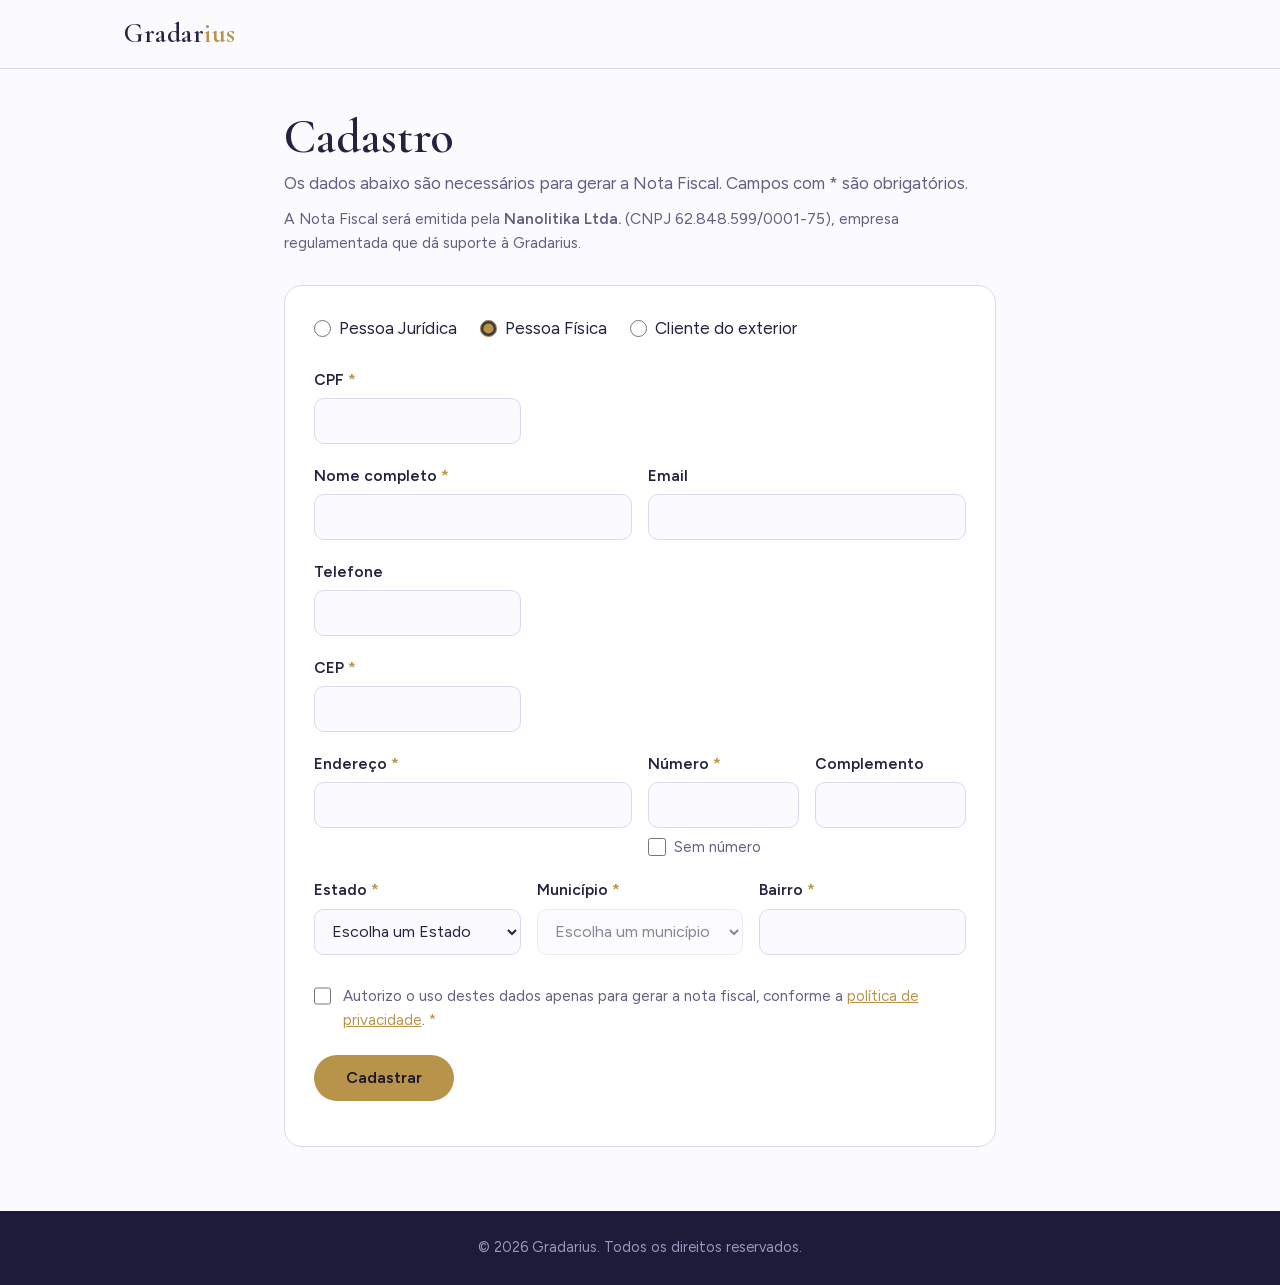
<file: cadastro-358c9d726f/index.html>
<!DOCTYPE html>
<html lang="pt-BR">
<head>
<meta charset="utf-8">
<meta name="viewport" content="width=device-width, initial-scale=1">
<meta name="robots" content="noindex, nofollow, noarchive">
<meta name="referrer" content="no-referrer">
<title>Cadastro | Gradarius</title>
<meta name="theme-color" content="#1e1b3a">
<link rel="icon" href="../favicon.ico" sizes="48x48">
<style>
@font-face{font-family:'Cormorant Garamond';font-style:normal;font-weight:500;font-display:swap;src:url(../fontes/cormorant-garamond-latin-500-normal.ttf) format('truetype')}
@font-face{font-family:'Cormorant Garamond';font-style:normal;font-weight:600;font-display:swap;src:url(../fontes/cormorant-garamond-latin-600-normal.ttf) format('truetype')}
@font-face{font-family:'Figtree';font-style:normal;font-weight:400 500;font-display:swap;src:url(../fontes/figtree-latin-400-normal.ttf) format('truetype')}
@font-face{font-family:'Figtree';font-style:normal;font-weight:600;font-display:swap;src:url(../fontes/figtree-latin-600-normal.ttf) format('truetype')}
:root{
  --ink:#1e1b3a; --moon:#f1eff8; --paper:#fbfaff;
  --text:#25223f; --muted:#625f80; --brass:#b8934a; --line:#dcd8ec; --card:#ffffff; --erro:#b3261e;
  --serif:'Cormorant Garamond',Georgia,serif; --sans:'Figtree',system-ui,sans-serif;
}
@media(prefers-color-scheme:dark){
  :root:not([data-theme="light"]){--paper:#15132b;--moon:#1c1a38;--text:#ebe9f7;--muted:#a9a6c6;--line:#34315a;--card:#211f42;--erro:#ff8a80}
}
:root[data-theme="dark"]{--paper:#15132b;--moon:#1c1a38;--text:#ebe9f7;--muted:#a9a6c6;--line:#34315a;--card:#211f42;--erro:#ff8a80}
*{box-sizing:border-box;margin:0}
body{font-family:var(--sans);background:var(--paper);color:var(--text);line-height:1.6;font-size:1.0625rem}
:focus-visible{outline:3px solid var(--brass);outline-offset:3px;border-radius:6px}
.wrap{max-width:760px;margin:0 auto;padding:0 1.5rem}
h1,h2{font-family:var(--serif);font-weight:600;line-height:1.1}
header{background:var(--paper);border-bottom:1px solid var(--line)}
.bar{display:flex;align-items:center;height:68px;max-width:1080px}
.logo{font-family:var(--serif);font-size:1.7rem;font-weight:600;color:var(--text);letter-spacing:.02em}
.logo span{color:var(--brass)}
main{padding:2.6rem 0 4rem}
h1{font-size:clamp(2.2rem,5vw,3rem);margin-bottom:.4rem}
.sub{color:var(--muted);margin-bottom:1.8rem}
.card{background:var(--card);border:1px solid var(--line);border-radius:18px;padding:1.8rem}
fieldset{border:0;padding:0;min-width:0}
.tipos{display:flex;flex-wrap:wrap;gap:.6rem 1.4rem;margin-bottom:1.6rem}
.tipos label{display:flex;align-items:center;gap:.5rem;cursor:pointer;font-weight:500}
input[type=radio],input[type=checkbox]{accent-color:var(--brass);width:1.1rem;height:1.1rem}
.grade{display:grid;grid-template-columns:repeat(12,1fr);gap:1.2rem 1rem;margin-bottom:1.2rem}
.s3{grid-column:span 3}.s4{grid-column:span 4}.s6{grid-column:span 6}
@media(max-width:640px){.s3{grid-column:span 6}.s4,.s6{grid-column:span 12}}
.campo label.rot{display:block;font-weight:600;margin-bottom:.35rem;font-size:.97rem}
.campo .obr{color:var(--brass)}
input[type=text],input[type=email],input[type=tel],select{width:100%;font:400 1rem var(--sans);color:var(--text);background:var(--paper);border:1px solid var(--line);border-radius:10px;padding:.7rem .85rem;min-height:2.9rem}
select:disabled,input:disabled{opacity:.55;cursor:not-allowed}
input:focus,select:focus{border-color:var(--brass)}
.campo.invalido input,.campo.invalido select{border-color:var(--erro)}
.msg{display:none;color:var(--erro);font-size:.88rem;margin-top:.3rem}
.campo.invalido .msg{display:block}
.sem{display:flex;align-items:center;gap:.5rem;margin-top:.45rem;font-size:.92rem;color:var(--muted);cursor:pointer}
.ajuda{font-size:.9rem;color:var(--muted);margin-top:.3rem}
.ajuda a{color:var(--brass)}
.lgpd{display:flex;gap:.7rem;align-items:flex-start;margin-top:1.8rem;font-size:.95rem;color:var(--muted)}
.lgpd input{margin-top:.2rem;flex:none}
.lgpd a{color:var(--brass)}
.btn{display:inline-block;background:var(--brass);color:#1b1630;font:600 1rem var(--sans);padding:.85rem 2rem;border-radius:999px;border:0;cursor:pointer;transition:transform .2s,background .2s;margin-top:1.4rem}
.btn:hover{transform:translateY(-2px);background:#c9a45a}
.btn:disabled{opacity:.6;cursor:wait;transform:none}
.aviso{margin-top:1rem;font-size:.95rem}
.aviso.erro{color:var(--erro)}
.sub.nf{margin-top:-1.2rem;font-size:.97rem}
.ok{text-align:center;padding:2rem 0}
.ok h2{font-size:2rem;margin-bottom:.6rem;color:var(--brass)}
.hp{position:absolute;left:-9999px;width:1px;height:1px;overflow:hidden}
[hidden]{display:none!important}
footer{background:var(--ink);color:#9a96c0;font-size:.9rem;padding:1.6rem 0;text-align:center}
@media(prefers-reduced-motion:reduce){*{transition:none!important}}
</style>
</head>
<body>
<header><div class="wrap bar"><span class="logo">Gradar<span>ius</span></span></div></header>

<main><div class="wrap">
  <h1>Cadastro</h1>
  <p class="sub">Os dados abaixo são necessários para gerar a Nota Fiscal. Campos com * são obrigatórios.</p>
  <!-- TEXTO PROPOSTO: aguardando dados/CNPJ da Nanolitika (Marco) -->
  <p class="sub nf">A Nota Fiscal será emitida pela <b>Nanolitika Ltda.</b> (CNPJ 62.848.599/0001-75), empresa regulamentada que dá suporte à Gradarius.</p>

  <div class="card">
    <form id="f" novalidate autocomplete="on">
      <fieldset class="tipos" role="radiogroup" aria-label="Tipo de cliente">
        <label><input type="radio" name="tipo" value="Pessoa Jurídica"> Pessoa Jurídica</label>
        <label><input type="radio" name="tipo" value="Pessoa Física" checked> Pessoa Física</label>
        <label><input type="radio" name="tipo" value="Cliente do exterior"> Cliente do exterior</label>
      </fieldset>

      <div class="grade">
    <div class="campo s4" data-t="pf" data-req><label class="rot" for="cpf">CPF <span class="obr">*</span></label>
      <input type="text" id="cpf" name="cpf" inputmode="numeric" maxlength="14" autocomplete="off"><div class="msg">CPF inválido.</div></div>
    <div class="campo s4" data-t="pj" data-req hidden><label class="rot" for="cnpj">CNPJ <span class="obr">*</span></label>
      <input type="text" id="cnpj" name="cnpj" inputmode="numeric" maxlength="18" autocomplete="off"><div class="msg">CNPJ inválido.</div></div>
  </div>
  <div class="grade">
    <div class="campo s6" data-t="pf ex" data-req><label class="rot" for="nome">Nome completo <span class="obr">*</span></label>
      <input type="text" id="nome" name="nome" autocomplete="name"><div class="msg">Informe o nome.</div></div>
    <div class="campo s6" data-t="pj" data-req hidden><label class="rot" for="razao">Razão Social <span class="obr">*</span></label>
      <input type="text" id="razao" name="razao_social" autocomplete="organization"><div class="msg">Informe a razão social.</div></div>
    <div class="campo s6" data-t="pf pj ex"><label class="rot" for="email">Email</label>
      <input type="email" id="email" name="email" autocomplete="email"><div class="msg">Email inválido.</div></div>
  </div>
  <div class="grade">
    <div class="campo s4" data-t="pf pj"><label class="rot" for="tel">Telefone</label>
      <input type="tel" id="tel" name="telefone" inputmode="tel" maxlength="15" autocomplete="tel"></div>
    <div class="campo s4" data-t="pj" hidden><label class="rot" for="im">Inscrição municipal / C.C.M</label>
      <input type="text" id="im" name="inscricao_municipal" autocomplete="off"><div class="ajuda">Se não tiver, deixe em branco.</div></div>
  </div>
  <div class="grade">
    <div class="campo s4" data-t="pf pj" data-req><label class="rot" for="cep">CEP <span class="obr">*</span></label>
      <input type="text" id="cep" name="cep" inputmode="numeric" maxlength="9" autocomplete="postal-code"><div class="msg">CEP inválido.</div>
      <div class="ajuda" id="cepAjuda" hidden></div></div>
  </div>
  <div class="grade">
    <div class="campo s6" data-t="pf pj ex" data-req><label class="rot" for="end">Endereço <span class="obr">*</span></label>
      <input type="text" id="end" name="endereco" autocomplete="address-line1"><div class="msg">Informe o endereço.</div></div>
    <div class="campo s3" data-t="pf pj ex" data-req><label class="rot" for="num">Número <span class="obr">*</span></label>
      <input type="text" id="num" name="numero" autocomplete="off"><div class="msg">Informe o número.</div>
      <label class="sem" data-t="pf pj"><input type="checkbox" id="sn"> Sem número</label></div>
    <div class="campo s3" data-t="pf pj ex"><label class="rot" for="comp">Complemento</label>
      <input type="text" id="comp" name="complemento" autocomplete="address-line2"></div>
  </div>
  <div class="grade">
    <div class="campo s4" data-t="pf pj" data-req><label class="rot" for="uf">Estado <span class="obr">*</span></label>
      <select id="uf" name="estado"><option value="">Escolha um Estado</option></select><div class="msg">Escolha o Estado.</div></div>
    <div class="campo s4" data-t="pf pj" data-req><label class="rot" for="mun">Município <span class="obr">*</span></label>
      <select id="mun" name="municipio" disabled><option value="">Escolha um município</option></select><div class="msg">Escolha o município.</div></div>
    <div class="campo s4" data-t="pf pj" data-req><label class="rot" for="bairro">Bairro <span class="obr">*</span></label>
      <input type="text" id="bairro" name="bairro" autocomplete="off"><div class="msg">Informe o bairro.</div></div>
  </div>
  <div class="grade">
    <div class="campo s6" data-t="ex" data-req hidden><label class="rot" for="cidade">Cidade <span class="obr">*</span></label>
      <input type="text" id="cidade" name="cidade" autocomplete="address-level2"><div class="msg">Informe a cidade.</div></div>
    <div class="campo s6" data-t="ex" data-req hidden><label class="rot" for="pais">País <span class="obr">*</span></label>
      <select id="pais" name="pais"><option value="">Escolha o país</option></select><div class="msg">Escolha o país.</div></div>
  </div>

      <div class="hp" aria-hidden="true"><label>Não preencha <input type="text" name="site" tabindex="-1" autocomplete="off"></label></div>

      <!-- TEXTO DE CONSENTIMENTO: PROPOSTA, o texto final é do Marco -->
      <label class="lgpd"><input type="checkbox" id="lgpd">
        <span>Autorizo o uso destes dados apenas para gerar a nota fiscal, conforme a <a href="../privacidade/" target="_blank" rel="noopener">política de privacidade</a>. <span class="obr" style="color:var(--brass)">*</span></span></label>
      <div class="campo" id="campoLgpd"><div class="msg">Marque a autorização para enviar.</div></div>

      <button class="btn" type="submit" id="enviar">Cadastrar</button>
      <p class="aviso" id="aviso" role="status" aria-live="polite"></p>
    </form>

    <div class="ok" id="ok" hidden>
      <h2>Cadastro enviado</h2>
      <p>Recebi os seus dados. Obrigado!</p>
    </div>
  </div>
</div></main>

<footer><div class="wrap">© <span id="ano">2026</span> Gradarius. Todos os direitos reservados.</div></footer>

<script>
/* ===== CONFIGURAÇÃO =====
   URL_SCRIPT: endereço do Web App do Apps Script (ver formulario_cadastro/PASSO_A_PASSO.md).
   CHAVE: mesma palavra definida no apps_script.gs (barra envios aleatórios; não é segredo forte). */
var URL_SCRIPT = 'https://script.google.com/macros/s/AKfycbzHFN8wjvgSNKBkSLGHPrTxcN_1_9YtI57fH-ZlnVUm4Ij41XxCIUl6lK90M1hLeEkp/exec';
var CHAVE = 'gradarius-777';

(function(){
  var $ = function(s,r){return (r||document).querySelector(s)};
  var $$ = function(s,r){return Array.prototype.slice.call((r||document).querySelectorAll(s))};
  var f = $('#f'), tipoAtual = 'pf';
  var MAPA = {'Pessoa Física':'pf','Pessoa Jurídica':'pj','Cliente do exterior':'ex'};

  document.getElementById('ano').textContent = new Date().getFullYear();
  try{var t=localStorage.getItem('tema');if(t)document.documentElement.setAttribute('data-theme',t)}catch(e){}

  /* ---------- alternância de tipo ---------- */
  function aplicarTipo(){
    tipoAtual = MAPA[$('input[name=tipo]:checked').value];
    $$('[data-t]').forEach(function(el){
      var mostra = el.getAttribute('data-t').split(' ').indexOf(tipoAtual) > -1;
      el.hidden = !mostra;
      $$('input,select',el).forEach(function(i){ if(i.id!=='uf') i.disabled = !mostra; });
    });
    $$('.grade').forEach(function(g){g.hidden = !$$('.campo',g).some(function(c){return !c.hidden})});
    $('label[for=nome]').firstChild.nodeValue = (tipoAtual==='ex') ? 'Razão Social ou Nome ' : 'Nome completo ';
    $('#uf').disabled = (tipoAtual==='ex');
    $('#mun').disabled = (tipoAtual==='ex') || !$('#uf').value;
    $('#pais').disabled = (tipoAtual!=='ex');
    $$('.campo.invalido').forEach(function(c){c.classList.remove('invalido')});
  }
  $$('input[name=tipo]').forEach(function(r){r.addEventListener('change',aplicarTipo)});

  /* ---------- máscaras ---------- */
  function so(v){return v.replace(/\D/g,'')}
  $('#cpf').addEventListener('input',function(){var v=so(this.value).slice(0,11);
    this.value=v.replace(/(\d{3})(\d)/,'$1.$2').replace(/(\d{3})(\d)/,'$1.$2').replace(/(\d{3})(\d{1,2})$/,'$1-$2')});
  $('#cnpj').addEventListener('input',function(){var v=so(this.value).slice(0,14);
    this.value=v.replace(/^(\d{2})(\d)/,'$1.$2').replace(/^(\d{2})\.(\d{3})(\d)/,'$1.$2.$3').replace(/\.(\d{3})(\d)/,'.$1/$2').replace(/(\d{4})(\d)/,'$1-$2')});
  $('#cep').addEventListener('input',function(){var v=so(this.value).slice(0,8);this.value=v.replace(/^(\d{5})(\d)/,'$1-$2')});
  $('#tel').addEventListener('input',function(){var v=so(this.value).slice(0,11);
    this.value=v.length>10?v.replace(/^(\d{2})(\d{5})(\d{0,4}).*/,'($1) $2-$3'):v.replace(/^(\d{2})(\d{4})(\d{0,4}).*/,'($1) $2-$3').replace(/-$/,'').replace(/^(\d{2})$/,'($1')});

  /* ---------- validações ---------- */
  function cpfOk(c){c=so(c);if(c.length!==11||/^(\d)\1+$/.test(c))return false;
    for(var t=9;t<11;t++){var s=0;for(var i=0;i<t;i++)s+=c[i]*(t+1-i);var d=(s*10)%11%10;if(d!=c[t])return false}return true}
  function cnpjOk(c){c=so(c);if(c.length!==14||/^(\d)\1+$/.test(c))return false;
    function dv(n){var p=n-7,s=0;for(var i=0;i<n;i++){s+=c[i]*p--;if(p<2)p=9}var r=s%11;return r<2?0:11-r}
    return dv(12)==c[12]&&dv(13)==c[13]}

  /* ---------- Estados e municípios (IBGE) ---------- */
  var IBGE='https://servicodados.ibge.gov.br/api/v1/localidades/estados';
  var ufSel=$('#uf'), munSel=$('#mun'), pendenteMun=null;
  fetch(IBGE+'?orderBy=nome').then(function(r){return r.json()}).then(function(L){
    L.forEach(function(e){var o=document.createElement('option');o.value=e.sigla;o.textContent=e.nome+' ('+e.sigla+')';o.dataset.nome=e.nome;ufSel.appendChild(o)});
  }).catch(function(){});
  function carregarMun(uf,sel){
    munSel.innerHTML='<option value="">Carregando…</option>';munSel.disabled=true;
    if(!uf){munSel.innerHTML='<option value="">Escolha um município</option>';return Promise.resolve()}
    return fetch(IBGE+'/'+uf+'/municipios?orderBy=nome').then(function(r){return r.json()}).then(function(L){
      munSel.innerHTML='<option value="">Escolha um município</option>';
      L.forEach(function(m){var o=document.createElement('option');o.value=m.nome;o.textContent=m.nome;munSel.appendChild(o)});
      munSel.disabled=(tipoAtual==='ex');
      if(sel){var alvo=norm(sel);$$('option',munSel).forEach(function(o){if(norm(o.value)===alvo)munSel.value=o.value})}
    }).catch(function(){munSel.innerHTML='<option value="">Não foi possível carregar</option>'});
  }
  function norm(s){return (s||'').normalize('NFD').replace(/[̀-ͯ]/g,'').toLowerCase().trim()}
  ufSel.addEventListener('change',function(){carregarMun(ufSel.value)});

  /* ---------- CEP (ViaCEP) ---------- */
  var cepAj=$('#cepAjuda');
  $('#cep').addEventListener('blur',function(){
    var c=so(this.value);cepAj.hidden=true;if(c.length!==8)return;
    cepAj.textContent='Buscando endereço…';cepAj.hidden=false;
    fetch('https://viacep.com.br/ws/'+c+'/json/').then(function(r){return r.json()}).then(function(d){
      if(d.erro){cepAj.textContent='CEP não encontrado. Preencha o endereço manualmente.';return}
      cepAj.hidden=true;
      if(d.logradouro)$('#end').value=d.logradouro;
      if(d.bairro)$('#bairro').value=d.bairro;
      if(d.complemento&&!$('#comp').value)$('#comp').value=d.complemento;
      if(d.uf){ufSel.value=d.uf;carregarMun(d.uf,d.localidade)}
    }).catch(function(){cepAj.textContent='Não foi possível buscar o CEP. Preencha manualmente.'});
  });

  /* ---------- Sem número ---------- */
  $('#sn').addEventListener('change',function(){var n=$('#num');n.disabled=this.checked;if(this.checked){n.value='S/N';n.closest('.campo').classList.remove('invalido')}else{n.value=''}});

  /* ---------- Países ---------- */
  (function(){
    var sel=$('#pais'),lista=[],nome;
    try{nome=new Intl.DisplayNames(['pt-BR'],{type:'region'})}catch(e){nome=null}
    if(nome){
      for(var a=65;a<=90;a++)for(var b=65;b<=90;b++){var c=String.fromCharCode(a,b);
        try{var n=nome.of(c);if(n&&n!==c&&c!=='BR'&&c!=='ZZ'&&c!=='QO'&&c!=='EU'&&c!=='UN'&&c!=='XA'&&c!=='XB')lista.push(n)}catch(e){}}
      lista.sort(function(x,y){return x.localeCompare(y,'pt-BR')});
    }
    if(lista.length){lista.forEach(function(n){var o=document.createElement('option');o.value=n;o.textContent=n;sel.appendChild(o)})}
    else{sel.outerHTML='<input type="text" id="pais" name="pais" placeholder="País">'}
  })();

  /* ---------- envio ---------- */
  function marcar(campo,ruim){if(campo)campo.classList.toggle('invalido',!!ruim);return !ruim}
  function validar(){
    var ok=true,primeiro=null;
    $$('.campo').forEach(function(c){
      if(c.hidden||c.id==='campoLgpd')return;
      var i=$('input,select',c);if(!i||i.disabled)return;
      var v=i.value.trim(),ruim=false;
      if(c.hasAttribute('data-req')&&!v)ruim=true;
      if(!ruim&&i.id==='cpf')ruim=!cpfOk(v);
      if(!ruim&&i.id==='cnpj')ruim=!cnpjOk(v);
      if(!ruim&&i.id==='cep')ruim=so(v).length!==8;
      if(!ruim&&i.id==='email'&&v)ruim=!/^[^\s@]+@[^\s@]+\.[^\s@]+$/.test(v);
      marcar(c,ruim);if(ruim){ok=false;if(!primeiro)primeiro=i}
    });
    if(!marcar($('#campoLgpd'),!$('#lgpd').checked)){ok=false;if(!primeiro)primeiro=$('#lgpd')}
    if(primeiro)primeiro.focus();
    return ok;
  }
  $$('input,select').forEach(function(i){i.addEventListener('input',function(){var c=i.closest('.campo');if(c)c.classList.remove('invalido')})});

  f.addEventListener('submit',function(ev){
    ev.preventDefault();
    var av=$('#aviso');av.className='aviso';av.textContent='';
    if(f.site&&f.site.value)return;                     /* isca anti-robô */
    if(!validar())return;
    var d={chave:CHAVE,enviado_em:new Date().toISOString()};
    $$('input,select',f).forEach(function(i){
      if(!i.name||i.name==='site'||i.type==='radio'&&!i.checked)return;
      var c=i.closest('[data-t]');if(c&&c.hidden)return;
      d[i.name]=(i.name==='estado'?i.value:i.value).trim();
    });
    d.tipo=$('input[name=tipo]:checked').value;
    d.sem_numero=$('#sn').checked?'sim':'';
    d.lgpd='aceito';
    if(/^COLE_AQUI/.test(URL_SCRIPT)){av.className='aviso erro';av.textContent='Formulário ainda não configurado (falta a URL do Apps Script).';return}
    var b=$('#enviar');b.disabled=true;b.textContent='Enviando…';
    fetch(URL_SCRIPT,{method:'POST',mode:'no-cors',headers:{'Content-Type':'text/plain;charset=utf-8'},body:JSON.stringify(d)})
      .then(function(){f.hidden=true;$('#ok').hidden=false;window.scrollTo({top:0,behavior:'smooth'})})
      .catch(function(){b.disabled=false;b.textContent='Cadastrar';av.className='aviso erro';av.textContent='Não foi possível enviar. Verifique a conexão e tente de novo.'});
  });

  aplicarTipo();
})();
</script>
</body>
</html>
</file>
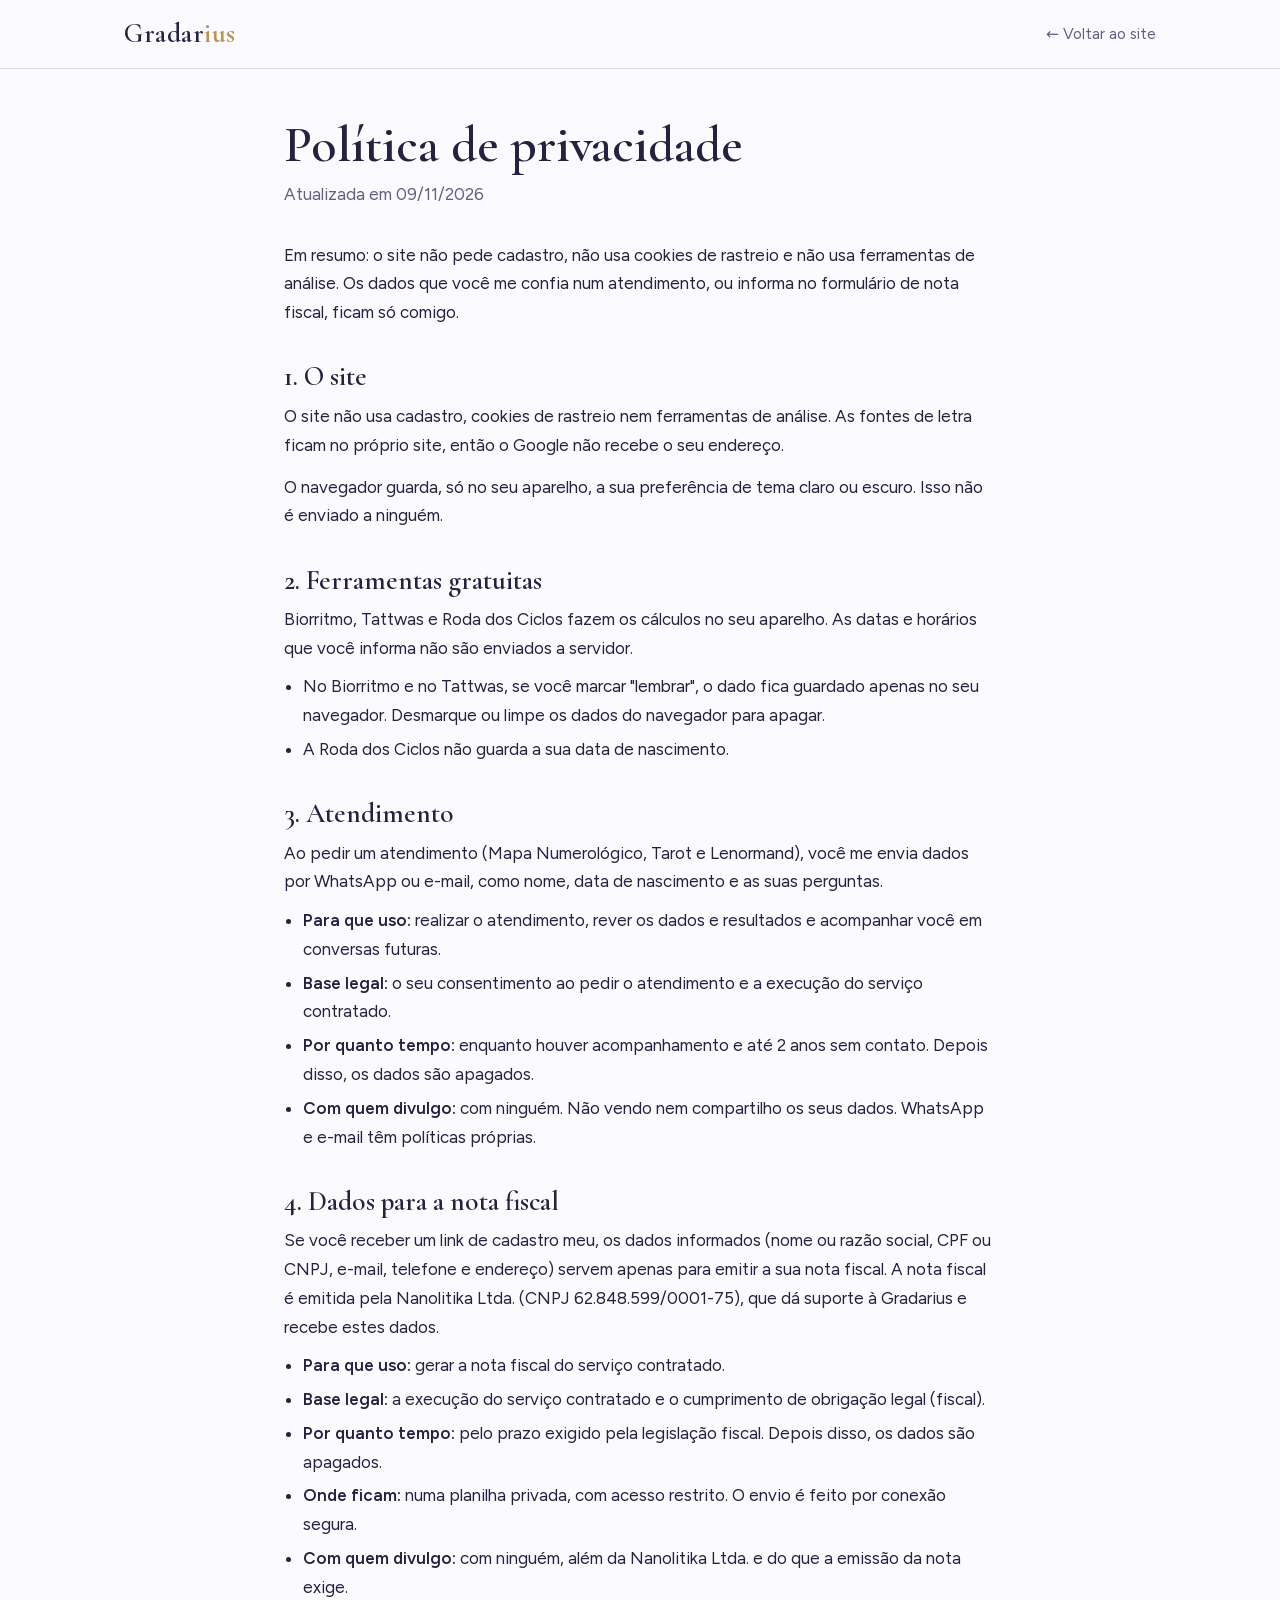
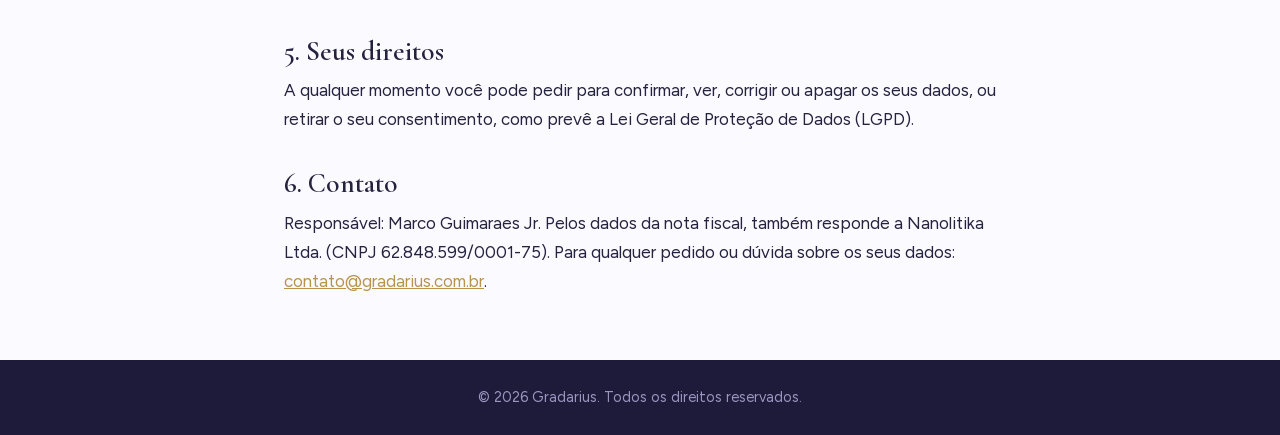
<file: privacidade/index.html>
<!DOCTYPE html>
<html lang="pt-BR">
<head>
<meta charset="utf-8">
<meta name="viewport" content="width=device-width, initial-scale=1">
<title>Política de privacidade | Gradarius</title>
<meta name="description" content="Como a Gradarius trata seus dados: o site não usa cadastro nem rastreio, e os dados de quem é atendido ficam só com Marco Guimaraes Jr.">
<link rel="canonical" href="https://www.gradarius.com.br/privacidade/">
<meta name="theme-color" content="#1e1b3a">
<link rel="icon" href="data:image/svg+xml,<svg xmlns='http://www.w3.org/2000/svg' viewBox='0 0 100 100'><text y='.9em' font-size='90'>✦</text></svg>">
<style>
@font-face{font-family:'Cormorant Garamond';font-style:normal;font-weight:500;font-display:swap;src:url(../fontes/cormorant-garamond-latin-500-normal.ttf) format('truetype')}
@font-face{font-family:'Cormorant Garamond';font-style:normal;font-weight:600;font-display:swap;src:url(../fontes/cormorant-garamond-latin-600-normal.ttf) format('truetype')}
@font-face{font-family:'Figtree';font-style:normal;font-weight:400 500;font-display:swap;src:url(../fontes/figtree-latin-400-normal.ttf) format('truetype')}
@font-face{font-family:'Figtree';font-style:normal;font-weight:600;font-display:swap;src:url(../fontes/figtree-latin-600-normal.ttf) format('truetype')}
:root{
  --ink:#1e1b3a; --moon:#f1eff8; --paper:#fbfaff;
  --text:#25223f; --muted:#625f80; --brass:#b8934a; --line:#dcd8ec;
  --serif:'Cormorant Garamond',Georgia,serif; --sans:'Figtree',system-ui,sans-serif;
}
@media(prefers-color-scheme:dark){
  :root:not([data-theme="light"]){--paper:#15132b;--moon:#1c1a38;--text:#ebe9f7;--muted:#a9a6c6;--line:#34315a}
}
:root[data-theme="dark"]{--paper:#15132b;--moon:#1c1a38;--text:#ebe9f7;--muted:#a9a6c6;--line:#34315a}
*{box-sizing:border-box;margin:0}
body{font-family:var(--sans);background:var(--paper);color:var(--text);line-height:1.7;font-size:1.0625rem}
:focus-visible{outline:3px solid var(--brass);outline-offset:3px;border-radius:4px}
.wrap{max-width:760px;margin:0 auto;padding:0 1.5rem}
h1,h2{font-family:var(--serif);font-weight:600;line-height:1.1}
header{background:var(--paper);border-bottom:1px solid var(--line)}
.bar{display:flex;align-items:center;justify-content:space-between;height:68px;max-width:1080px}
.logo{font-family:var(--serif);font-size:1.7rem;font-weight:600;text-decoration:none;color:var(--text);letter-spacing:.02em}
.logo span{color:var(--brass)}
.voltar{color:var(--muted);text-decoration:none;font-size:.97rem}
.voltar:hover{color:var(--text)}
main{padding:3rem 0 4rem}
h1{font-size:clamp(2.2rem,5vw,3.2rem);margin-bottom:.4rem}
.data{color:var(--muted);margin-bottom:2rem}
h2{font-size:1.7rem;margin:2.2rem 0 .6rem}
p+p{margin-top:.8rem}
ul{padding-left:1.2rem;margin-top:.6rem}
li{margin:.3rem 0}
a{color:var(--brass)}
footer{background:var(--ink);color:#9a96c0;font-size:.9rem;padding:1.6rem 0;text-align:center}
</style>
</head>
<body>
<header><div class="wrap bar">
  <a class="logo" href="../">Gradar<span>ius</span></a>
  <a class="voltar" href="../">← Voltar ao site</a>
</div></header>

<main><div class="wrap">
  <h1>Política de privacidade</h1>
  <p class="data">Atualizada em 09/11/2026</p>

  <p>Em resumo: o site não pede cadastro, não usa cookies de rastreio e não usa ferramentas de análise. Os dados que você me confia num atendimento, ou informa no formulário de nota fiscal, ficam só comigo.</p>

  <h2>1. O site</h2>
  <p>O site não usa cadastro, cookies de rastreio nem ferramentas de análise. As fontes de letra ficam no próprio site, então o Google não recebe o seu endereço.</p>
  <p>O navegador guarda, só no seu aparelho, a sua preferência de tema claro ou escuro. Isso não é enviado a ninguém.</p>

  <h2>2. Ferramentas gratuitas</h2>
  <p>Biorritmo, Tattwas e Roda dos Ciclos fazem os cálculos no seu aparelho. As datas e horários que você informa não são enviados a servidor.</p>
  <ul>
    <li>No Biorritmo e no Tattwas, se você marcar "lembrar", o dado fica guardado apenas no seu navegador. Desmarque ou limpe os dados do navegador para apagar.</li>
    <li>A Roda dos Ciclos não guarda a sua data de nascimento.</li>
  </ul>

  <h2>3. Atendimento</h2>
  <p>Ao pedir um atendimento (Mapa Numerológico, Tarot e Lenormand), você me envia dados por WhatsApp ou e-mail, como nome, data de nascimento e as suas perguntas.</p>
  <ul>
    <li><b>Para que uso:</b> realizar o atendimento, rever os dados e resultados e acompanhar você em conversas futuras.</li>
    <li><b>Base legal:</b> o seu consentimento ao pedir o atendimento e a execução do serviço contratado.</li>
    <li><b>Por quanto tempo:</b> enquanto houver acompanhamento e até 2 anos sem contato. Depois disso, os dados são apagados.</li>
    <li><b>Com quem divulgo:</b> com ninguém. Não vendo nem compartilho os seus dados. WhatsApp e e-mail têm políticas próprias.</li>
  </ul>

  <h2>4. Dados para a nota fiscal</h2>
  <p>Se você receber um link de cadastro meu, os dados informados (nome ou razão social, CPF ou CNPJ, e-mail, telefone e endereço) servem apenas para emitir a sua nota fiscal. A nota fiscal é emitida pela Nanolitika Ltda. (CNPJ 62.848.599/0001-75), que dá suporte à Gradarius e recebe estes dados.</p>
  <ul>
    <li><b>Para que uso:</b> gerar a nota fiscal do serviço contratado.</li>
    <li><b>Base legal:</b> a execução do serviço contratado e o cumprimento de obrigação legal (fiscal).</li>
    <li><b>Por quanto tempo:</b> pelo prazo exigido pela legislação fiscal. Depois disso, os dados são apagados.</li>
    <li><b>Onde ficam:</b> numa planilha privada, com acesso restrito. O envio é feito por conexão segura.</li>
    <li><b>Com quem divulgo:</b> com ninguém, além da Nanolitika Ltda. e do que a emissão da nota exige.</li>
  </ul>

  <h2>5. Seus direitos</h2>
  <p>A qualquer momento você pode pedir para confirmar, ver, corrigir ou apagar os seus dados, ou retirar o seu consentimento, como prevê a Lei Geral de Proteção de Dados (LGPD).</p>

  <h2>6. Contato</h2>
  <p>Responsável: Marco Guimaraes Jr. Pelos dados da nota fiscal, também responde a Nanolitika Ltda. (CNPJ 62.848.599/0001-75). Para qualquer pedido ou dúvida sobre os seus dados: <a href="mailto:contato@gradarius.com.br">contato@gradarius.com.br</a>.</p>
</div></main>

<footer><div class="wrap">© <span id="ano">2026</span> Gradarius. Todos os direitos reservados.</div></footer>
<script>
document.getElementById('ano').textContent=new Date().getFullYear();
(function(){try{var t=localStorage.getItem('tema');if(t)document.documentElement.setAttribute('data-theme',t)}catch(e){}})();
</script>
</body>
</html>
</file>
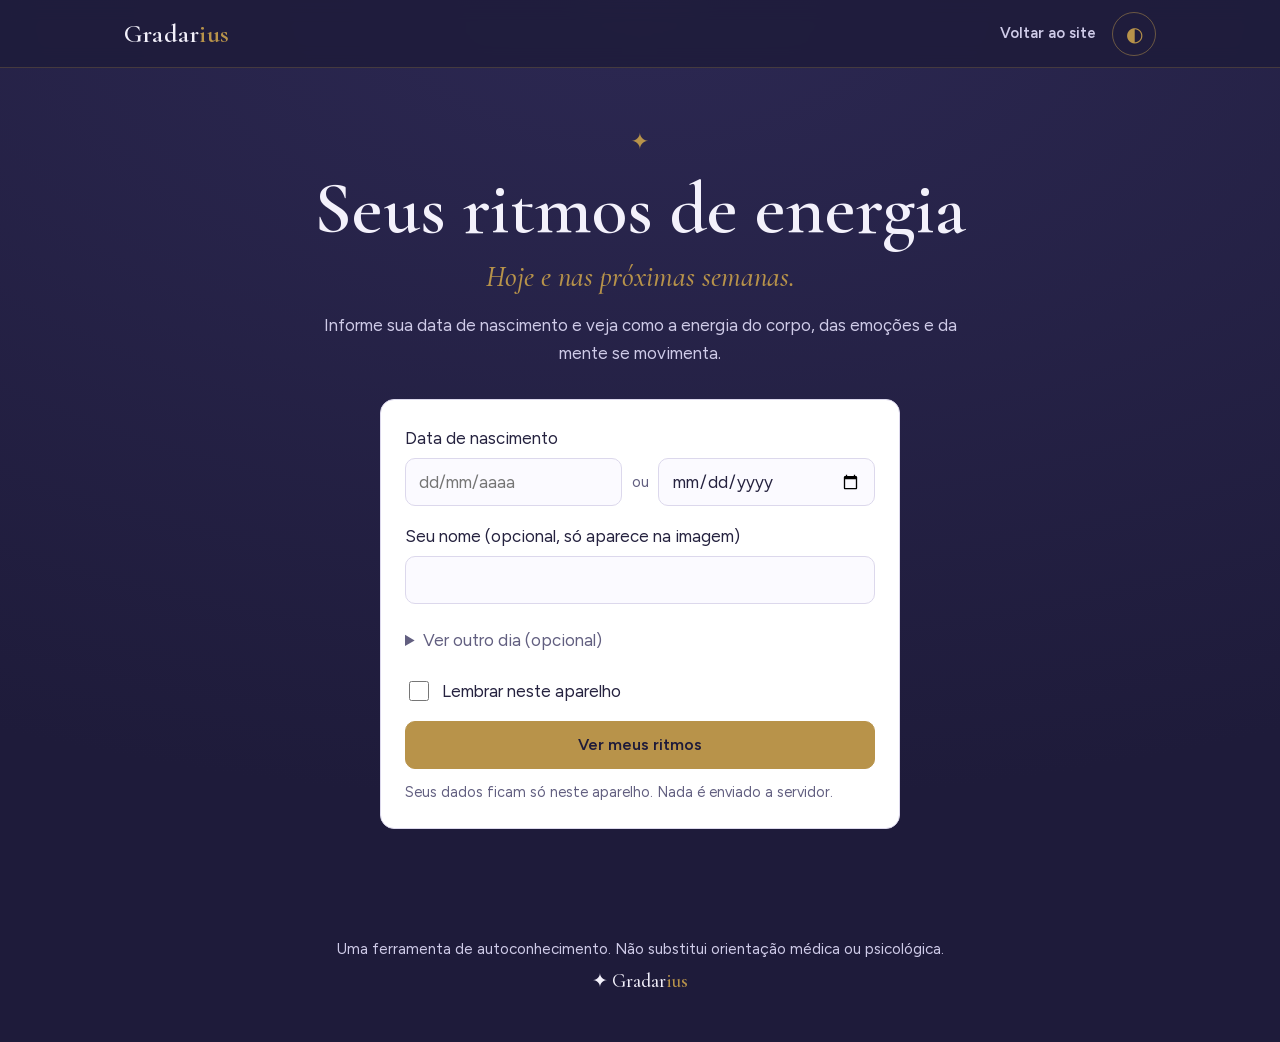
<file: servicos/biorritmo/index.html>
<!doctype html>
<html lang="pt-BR">
<head>
<meta charset="utf-8">
<meta name="viewport" content="width=device-width,initial-scale=1">
<title>Biorritmo | Gradarius</title>
<meta name="description" content="Veja seus ritmos de energia de hoje e das próximas semanas. Gratuito, sem cadastro.">
<link rel="canonical" href="https://www.gradarius.com.br/servicos/biorritmo/">
<link rel="icon" href="data:image/svg+xml,%3Csvg xmlns='http://www.w3.org/2000/svg' viewBox='0 0 32 32'%3E%3Crect width='32' height='32' rx='7' fill='%231e1b3a'/%3E%3Ctext x='16' y='23' font-size='20' text-anchor='middle' fill='%23b8934a'%3E%E2%9C%A6%3C/text%3E%3C/svg%3E">
<link rel="stylesheet" href="../../fontes/fontes.css">
<link rel="stylesheet" href="estilo.css">
<script>
/* Aplica o tema salvo antes de desenhar a página (evita piscar). */
try { var t = localStorage.getItem('gradarius-tema'); if (t) document.documentElement.setAttribute('data-theme', t); } catch (e) {}
</script>
</head>
<body>

<header class="topo">
  <div class="container topo-in">
    <a class="logo" href="../../index.html" aria-label="Gradarius">Gradar<span>ius</span></a>
    <nav class="topo-acoes">
      <a class="link-voltar" id="t-voltar" href="../../index.html"></a>
      <button class="btn-tema" id="btn-tema" type="button" aria-label="Alternar tema"><span aria-hidden="true">◐</span></button>
    </nav>
  </div>
</header>

<main>
  <section class="hero">
    <div class="container">
      <p class="orn" aria-hidden="true">✦</p>
      <h1 id="t-titulo"></h1>
      <p class="destaque" id="t-destaque"></p>
      <p class="lead" id="t-lead"></p>

      <form class="cartao form" id="form" novalidate>
        <div class="campo">
          <label for="nasc" id="l-nasc"></label>
          <div class="par">
            <input id="nasc" name="nasc" type="text" inputmode="numeric" autocomplete="bday" maxlength="10" aria-describedby="erro-nasc">
            <span class="ou" id="t-ou" aria-hidden="true"></span>
            <input id="nasc-cal" type="date" min="1900-01-01" aria-label="Escolher a data de nascimento no calendário">
          </div>
          <p class="erro" id="erro-nasc" role="alert"></p>
        </div>
        <div class="campo">
          <label for="nome" id="l-nome"></label>
          <input id="nome" type="text" maxlength="40" autocomplete="given-name">
        </div>
        <details class="mais">
          <summary id="l-ref-resumo"></summary>
          <div class="campo">
            <label for="ref" id="l-ref"></label>
            <input id="ref" type="text" inputmode="numeric" maxlength="10" aria-describedby="erro-ref">
            <p class="erro" id="erro-ref" role="alert"></p>
          </div>
        </details>
        <label class="check"><input type="checkbox" id="lembrar"> <span id="l-lembrar"></span></label>
        <button class="btn" type="submit" id="btn-ver"></button>
        <p class="nota" id="t-priv"></p>
      </form>
    </div>
  </section>

  <div id="resultado" hidden>
    <section class="secao">
      <div class="container">
        <h2 id="t-hoje"></h2>
        <p class="sub" id="t-hoje-de"></p>
        <p class="frase-chave" id="t-frase"></p>
        <div class="medidores" id="medidores"></div>

        <details class="profundos" id="profundos">
          <summary id="t-prof"></summary>
          <p class="sub" id="t-prof-texto"></p>
          <div class="medidores" id="medidores-prof"></div>
        </details>
      </div>
    </section>

    <section class="secao alt">
      <div class="container">
        <h2 id="t-graf"></h2>
        <p class="sub" id="t-graf-dica"></p>
        <div class="cartao grafico-cartao">
          <div class="janelas" role="group" id="janelas"></div>
          <div class="grafico" id="grafico" tabindex="0"></div>
          <p class="leitura" id="leitura" aria-live="polite"></p>
          <ul class="legenda" id="legenda"></ul>
        </div>
        <div class="acoes">
          <button class="btn" type="button" id="btn-salvar"></button>
          <button class="btn sec" type="button" id="btn-copiar"></button>
          <label class="check"><input type="checkbox" id="inc-data"> <span id="l-inc-data"></span></label>
        </div>
        <p class="nota" id="msg" role="status"></p>
      </div>
    </section>

    <section class="secao">
      <div class="container">
        <h2 id="t-trans"></h2>
        <p class="sub" id="t-trans-texto"></p>
        <ul class="transicoes" id="transicoes"></ul>
      </div>
    </section>

    <section class="secao" id="sobre-ritmos">
      <div class="container sobre" id="sobre"></div>
    </section>

    <section class="secao alt chamada">
      <div class="container">
        <p class="orn" aria-hidden="true">✦</p>
        <p class="destaque" id="t-chamada"></p>
        <div class="acoes centro">
          <a class="btn" id="btn-mapa" href="#"></a>
          <a class="btn sec" id="btn-consulta" href="#"></a>
        </div>
      </div>
    </section>
  </div>
</main>

<footer class="rodape">
  <div class="container">
    <p id="t-aviso"></p>
    <p class="marca"><span aria-hidden="true">✦</span> Gradar<span class="ouro">ius</span></p>
  </div>
</footer>

<script src="textos.js"></script>
<script src="calculo.js"></script>
<script src="app.js"></script>
</body>
</html>
</file>
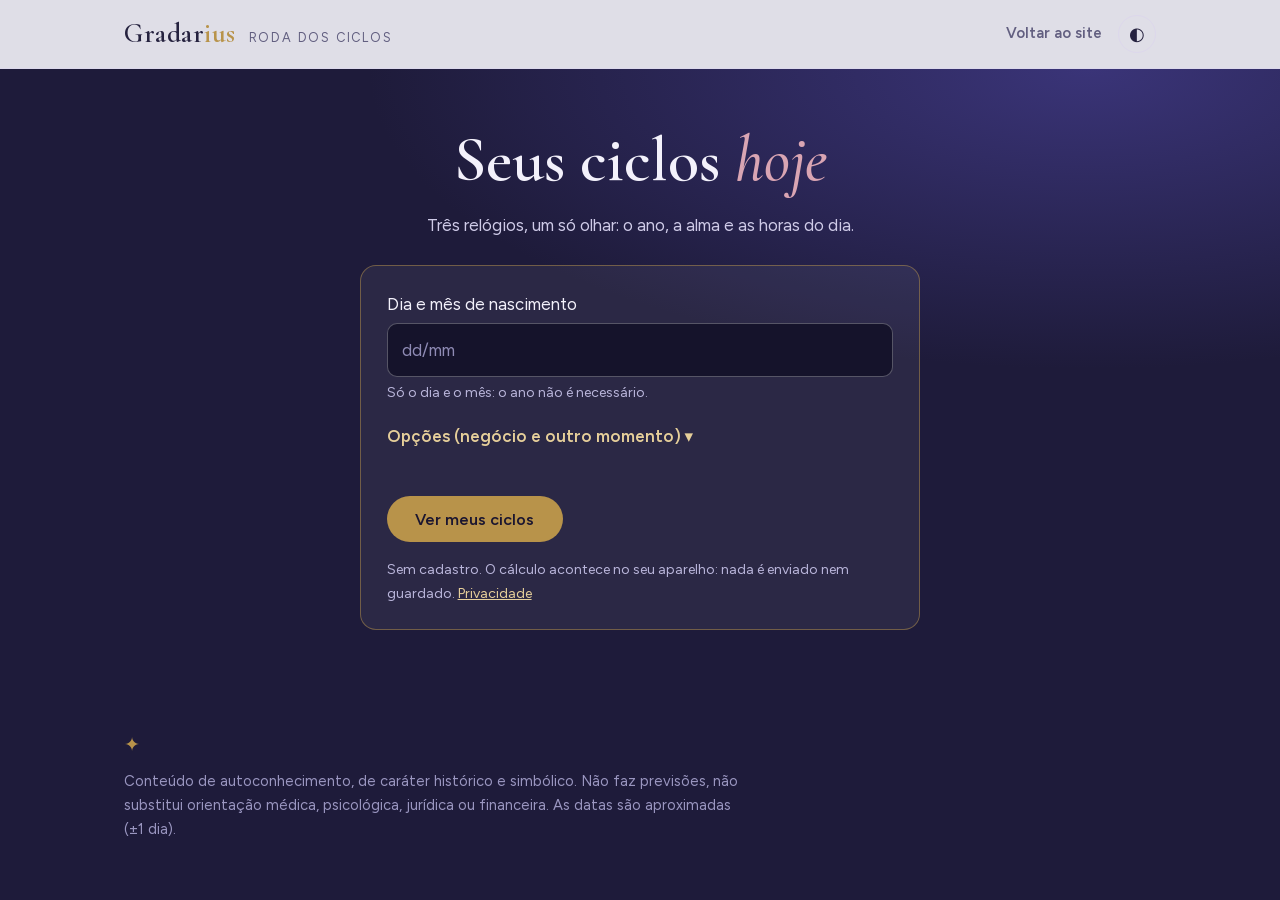
<file: servicos/roda-ciclos/index.html>
<!doctype html>
<html lang="pt-BR">
<head>
<meta charset="utf-8">
<meta name="viewport" content="width=device-width,initial-scale=1">
<meta name="description" content="Roda dos Ciclos: informe sua data de nascimento e veja em que ciclo você está hoje, no ano, na alma e nas horas do dia. Gratuito, sem cadastro.">
<link rel="canonical" href="https://www.gradarius.com.br/servicos/roda-ciclos/">
<meta name="theme-color" content="#15132b">
<title>Roda dos Ciclos · Em que ciclo você está hoje? | Gradarius</title>
<link rel="stylesheet" href="../../fontes/fontes.css">
<style>
:root{
  --ink:#1e1b3a; --ink-2:#2c2852; --moon:#f1eff8; --paper:#fbfaff;
  --text:#25223f; --muted:#625f80; --brass:#b8934a; --rose:#d9a5b3; --sage:#7fa08b;
  --line:#dcd8ec; --card:#ffffff;
  --serif:'Cormorant Garamond',Georgia,serif; --sans:'Figtree',system-ui,sans-serif;
  --ok:#4f7a63; --no:#a85d72; --warn:#8a6d2f;
}
@media(prefers-color-scheme:dark){
  :root:not([data-theme="light"]){--paper:#15132b;--moon:#1c1a38;--text:#ebe9f7;--muted:#a9a6c6;--line:#34315a;--card:#211f42;--ok:#9cc4ad;--no:#e8b3c1;--warn:#d6b66f}
}
:root[data-theme="dark"]{--paper:#15132b;--moon:#1c1a38;--text:#ebe9f7;--muted:#a9a6c6;--line:#34315a;--card:#211f42;--ok:#9cc4ad;--no:#e8b3c1;--warn:#d6b66f}
*{box-sizing:border-box;margin:0}
body.entrada{background:#1e1b3a}
html{scroll-behavior:smooth}
body{font-variant-numeric:lining-nums;font-family:var(--sans);background:var(--paper);color:var(--text);line-height:1.65;font-size:1.0625rem}
:focus-visible{outline:3px solid var(--brass);outline-offset:3px;border-radius:4px}
.wrap{max-width:1080px;margin:0 auto;padding:0 1.5rem}
h1,h2,h3{font-family:var(--serif);font-weight:600;line-height:1.1}
p{max-width:62ch}

header{position:sticky;top:0;z-index:10;background:color-mix(in srgb,var(--paper) 88%,transparent);backdrop-filter:blur(10px);border-bottom:1px solid var(--line)}
.bar{display:flex;align-items:center;justify-content:space-between;height:68px}
.logo{font-family:var(--serif);font-size:1.7rem;font-weight:600;letter-spacing:.02em;text-decoration:none;color:var(--text)}
.logo span{color:var(--brass)}
.logo small{font-family:var(--sans);font-size:.8rem;font-weight:500;color:var(--muted);letter-spacing:.14em;text-transform:uppercase;margin-left:.8rem}
.dir{display:flex;align-items:center;gap:1rem}
.voltar{color:var(--muted);font-weight:600;font-size:.95rem;text-decoration:none}
.voltar:hover{color:var(--text)}
#tema{width:38px;height:38px;border-radius:50%;border:1px solid var(--line);background:transparent;color:var(--text);cursor:pointer;font-size:1.1rem}

.hero{background:radial-gradient(1200px 500px at 85% 0%,#3a3478 0%,transparent 60%),#1e1b3a;color:#f3f1fb;padding:3.5rem 0 1rem;text-align:center}
.hero h1{font-size:clamp(2.4rem,5.5vw,4rem)}
.hero h1 em{color:var(--rose);font-style:italic;font-weight:500}
.hero .sub{color:#cfcbe8;margin:1rem auto 0}
.hero .quem{color:#b9b5da;font-size:.95rem;margin:.4rem auto 0}

.roda{display:block;width:min(560px,92vw);height:auto;margin:1rem auto 0}
.roda .arco{transition:opacity .3s;cursor:pointer;outline:none}
.roda .arco:hover,.roda .arco:focus-visible{opacity:1!important}
.roda .arco:focus-visible{stroke:#e6cf9a;stroke-width:2.2}
.roda .pulso{fill:#ff5a6e;opacity:.55;transform-box:fill-box;transform-origin:center;animation:pulsa 2.6s ease-out infinite}
@keyframes pulsa{0%{transform:scale(1);opacity:.55}70%{transform:scale(2.6);opacity:0}100%{transform:scale(2.6);opacity:0}}
#dica{position:fixed;z-index:30;pointer-events:none;max-width:min(300px,86vw);background:#15132b;color:#f3f1fb;border:1px solid var(--brass);border-radius:10px;padding:.55rem .8rem;font-size:.88rem;line-height:1.4;box-shadow:0 6px 24px rgba(0,0,0,.4)}
#dica b{display:block;font-family:var(--serif);font-size:1.15rem;font-weight:600;color:#e6cf9a}
#dica .agora{color:#ff8b99;font-weight:600}
.roda text{font-family:var(--sans);fill:#15132b;font-weight:600}
.roda .centro-t{fill:#f3f1fb;font-family:var(--serif);font-weight:600}
.roda .centro-s{fill:#b9b5da;font-family:var(--sans);font-weight:500}
.form{max-width:560px;margin:1.6rem auto 2.2rem;text-align:left;background:rgba(255,255,255,.06);border:1px solid rgba(184,147,74,.5);border-radius:16px;padding:1.5rem 1.6rem}
.form .campo{margin-bottom:1.1rem}
.form label{display:block;font-weight:500;color:#f3f1fb;margin-bottom:.3rem}
.form .ajuda{font-size:.88rem;color:#b9b5da;margin-top:.25rem;max-width:none}
.form input{width:100%;padding:.75rem .9rem;border-radius:10px;border:1px solid rgba(255,255,255,.28);background:#15132b;color:#f3f1fb;font:inherit}
.form input::placeholder{color:#8f8bb5}
.form details{margin:.2rem 0 1.1rem}
.form summary{cursor:pointer;color:#e6cf9a;font-weight:600}
.form details .campo{margin-top:.9rem}
.form .erro{color:#ff9fb0;font-size:.92rem;min-height:1.3em;margin:0 0 .6rem;max-width:none}
.btn-form{display:inline-block;background:#b8934a;color:#1b1630;font:600 1rem var(--sans);padding:.85rem 1.8rem;border-radius:999px;border:0;cursor:pointer}
.btn-form:hover{background:#c9a45a}
.form .priv{font-size:.88rem;color:#b9b5da;margin-top:1rem;max-width:none}
.form .priv a{color:#e6cf9a}
.alterar{background:none;border:1px solid rgba(184,147,74,.6);color:#f3f1fb;border-radius:999px;padding:.45rem 1.1rem;font:500 .95rem var(--sans);cursor:pointer;margin:1.2rem auto 0}
.chips{display:flex;flex-wrap:wrap;gap:.6rem;justify-content:center;padding:.5rem 0 2.2rem}
.chip{border:1px solid rgba(184,147,74,.6);border-radius:999px;padding:.35rem 1rem;font-size:.95rem;color:#f3f1fb}
.chip b{font-weight:600;color:#e6cf9a}
.legenda{color:#b9b5da;font-size:.9rem;padding-bottom:2rem;margin:0 auto}
.legenda p{margin:0 auto .45rem;max-width:none}
.legenda strong{color:#f3f1fb;font-weight:600}

main section{padding:3.5rem 0}
main section.alt{background:var(--moon)}
h2{font-size:clamp(1.8rem,3.5vw,2.5rem);margin-bottom:.4rem}
.lead{color:var(--muted);margin-bottom:1.8rem}
.grade{display:grid;gap:1.4rem;grid-template-columns:repeat(auto-fit,minmax(min(100%,460px),1fr))}
.cartao{background:var(--card);border:1px solid var(--line);border-radius:16px;padding:1.5rem 1.6rem}
.cartao.larga{grid-column:1/-1}
.topo-cartao{display:flex;gap:1rem;align-items:center;margin-bottom:1rem;min-height:4.6rem}
.simb{font-family:var(--serif);font-size:2.4rem;color:var(--brass);width:2.6rem;text-align:center;line-height:1}
.topo-cartao h3{font-size:1.7rem}
.topo-cartao .per{color:var(--muted);font-size:.95rem}
.anel-mini{margin-left:auto;flex:none}
.anel-mini text{font-family:var(--sans);font-weight:600;fill:var(--text)}
.etiqueta{display:inline-block;border:1px solid var(--brass);color:var(--brass);border-radius:999px;padding:.1rem .8rem;font-size:.82rem;font-weight:600;margin:0 .4rem .6rem 0}
.sec{border-left:3px solid var(--line);padding:.1rem 0 .1rem 1rem;margin:1rem 0}
.sec h4{font-family:var(--sans);font-size:.78rem;letter-spacing:.14em;text-transform:uppercase;font-weight:600;margin-bottom:.3rem}
.cols{display:grid;grid-template-columns:repeat(auto-fit,minmax(min(100%,260px),1fr));gap:0 1.6rem}
.cols .sec{margin:.4rem 0}
.sec p+p{margin-top:.5rem}
.sec.ok{border-color:var(--sage)} .sec.ok h4{color:var(--ok)}
.sec.no{border-color:var(--rose)} .sec.no h4{color:var(--no)}
.sec.warn{border-color:var(--brass)} .sec.warn h4{color:var(--warn)}
.sec.neutro h4{color:var(--muted)}
details>summary{cursor:pointer;color:var(--brass);font-weight:600;list-style:none;margin-top:.6rem}
details>summary::-webkit-details-marker{display:none}
details>summary::after{content:" ▾"}
details[open]>summary::after{content:" ▴"}
.aviso{font-size:.9rem;color:var(--muted);border:1px dashed var(--line);border-radius:10px;padding:.5rem .8rem;margin-top:.8rem}
footer{background:#1e1b3a;color:#9a96c0;padding:2.5rem 0;font-size:.92rem}
footer p{margin:.5rem 0}
footer .ornamento{color:var(--brass);font-size:1.2rem}
@media(max-width:560px){.logo small{display:none}}
@media(prefers-reduced-motion:reduce){*{transition:none!important;animation:none!important}html{scroll-behavior:auto}}
</style>
</head>
<body>
<header><div class="wrap bar">
  <a class="logo" id="logo" href="#topo">Gradar<span>ius</span><small>Roda dos Ciclos</small></a>
  <div class="dir">
    <a class="voltar" id="voltar" href="../../" hidden>Voltar ao site</a>
    <button id="tema" aria-label="Alternar tema claro e escuro">◐</button>
  </div>
</div></header>

<main id="topo">
  <div class="hero"><div class="wrap">
    <h1>Seus ciclos <em>hoje</em></h1>
    <p class="sub" style="margin-inline:auto">Três relógios, um só olhar: o ano, a alma e as horas do dia.</p>
    <form class="form" id="form" novalidate hidden>
      <div class="campo">
        <label for="f-nasc">Dia e mês de nascimento</label>
        <input id="f-nasc" type="text" inputmode="numeric" autocomplete="off" maxlength="5" placeholder="dd/mm" aria-describedby="e-nasc">
        <p class="ajuda">Só o dia e o mês: o ano não é necessário.</p>
      </div>
      <details>
        <summary>Opções (negócio e outro momento)</summary>
        <div class="campo">
          <label for="f-fund">Dia e mês de fundação do negócio (opcional)</label>
          <input id="f-fund" type="text" inputmode="numeric" autocomplete="off" maxlength="5" placeholder="dd/mm" aria-describedby="e-nasc">
          <p class="ajuda">O dia em que passou a atender o público ou a operar. Inclui o Ciclo de Negócios.</p>
        </div>
        <div class="campo">
          <label for="f-mom">Ver outro dia e hora (opcional)</label>
          <input id="f-mom" type="datetime-local">
          <p class="ajuda">Vazio = agora.</p>
        </div>
      </details>
      <p class="erro" id="e-nasc" role="alert"></p>
      <button class="btn-form" type="submit">Ver meus ciclos</button>
      <p class="priv">Sem cadastro. O cálculo acontece no seu aparelho: nada é enviado nem guardado. <a href="../../privacidade/">Privacidade</a></p>
    </form>
    <div id="resultado" hidden>
    <p class="quem" id="quem" style="margin-inline:auto"></p>
    <svg id="roda" class="roda" viewBox="0 -34 600 634" role="img"></svg>
    <div class="chips" id="chips"></div>
    <div class="legenda" id="legenda" style="margin-inline:auto"></div>
    <button class="alterar" id="alterar" type="button" hidden>← Alterar as datas</button>
    </div>
  </div></div>

  <section hidden><div class="wrap">
    <h2>Agora</h2>
    <p class="lead">O que o momento sugere. Nada está escrito em pedra: a decisão é sempre sua.</p>
    <div class="grade" id="agora"></div>
  </div></section>

  <section hidden><div class="wrap">
    <h2>Seu ano</h2>
    <p class="lead">Ciclos que se renovam a cada aniversário: a vida pessoal e a vitalidade do corpo caminham juntas, no mesmo período.</p>
    <div class="grade" id="ano"></div>
  </div></section>

  <section hidden><div class="wrap">
    <h2>Sua natureza</h2>
    <p class="lead">O Ciclo da Alma não muda com os anos: depende só do dia e do mês de nascimento.</p>
    <div class="grade" id="perfil"></div>
  </div></section>

  <section id="sec-negocio" hidden><div class="wrap">
    <h2>Seu negócio</h2>
    <p class="lead">O ciclo do negócio começa na data de fundação, não no ano fiscal.</p>
    <div class="grade" id="negocio"></div>
  </div></section>
</main>

<div id="dica" role="tooltip" hidden></div>
<footer><div class="wrap">
  <p class="ornamento">✦</p>
  <p id="fonte"></p>
  <p>Conteúdo de autoconhecimento, de caráter histórico e simbólico. Não faz previsões, não substitui orientação médica, psicológica, jurídica ou financeira. As datas são aproximadas (±1 dia).</p>
</div></footer>

<script id="dados" type="application/json">/*DADOS*/</script>
<script>
(function(){
let D = null;
const NS = 'http://www.w3.org/2000/svg';
const COR = ['#b8934a','#d9a5b3','#7fa08b','#8f8ad6','#6fa3b8','#b48fc9','#c9c3e6'];
const $ = id => document.getElementById(id);

/* ---------- utilitários ---------- */
function h(tag, attrs, kids){
  const e = document.createElement(tag);
  for (const k in (attrs||{})) { if (k==='class') e.className = attrs[k]; else e.setAttribute(k, attrs[k]); }
  [].concat(kids||[]).forEach(c => e.appendChild(typeof c==='string' ? document.createTextNode(c) : c));
  return e;
}
function s(tag, attrs, text){
  const e = document.createElementNS(NS, tag);
  for (const k in (attrs||{})) e.setAttribute(k, attrs[k]);
  if (text!=null) e.textContent = text;
  return e;
}
const pol = (cx,cy,r,a) => { const t=a*Math.PI/180; return [cx+r*Math.sin(t), cy-r*Math.cos(t)]; };
function setor(cx,cy,r0,r1,a0,a1){
  const g = a1-a0, big = g>180?1:0;
  const [x0,y0]=pol(cx,cy,r1,a0), [x1,y1]=pol(cx,cy,r1,a1), [x2,y2]=pol(cx,cy,r0,a1), [x3,y3]=pol(cx,cy,r0,a0);
  return `M${x0},${y0} A${r1},${r1} 0 ${big} 1 ${x1},${y1} L${x2},${y2} A${r0},${r0} 0 ${big} 0 ${x3},${y3} Z`;
}
const dm = iso => iso.slice(8,10)+'/'+iso.slice(5,7);
const br = iso => dm(iso)+'/'+iso.slice(0,4);

/* ---------- roda ---------- */
const VERMELHO = '#ff5a6e';
/* traços de graduação: lista de ângulos (graus) com flag de traço maior */
function tracos(svg,cx,cy,r1,lista,rotulos){
  lista.forEach(([ang,maior])=>{
    const [x0,y0]=pol(cx,cy,r1,ang), [x1,y1]=pol(cx,cy,r1-(maior?9:5.5),ang);
    svg.appendChild(s('line',{x1:x0,y1:y0,x2:x1,y2:y1,stroke:'#f3f1fb','stroke-width':maior?1.5:1,opacity:maior?.9:.65}));
  });
}
function ponteiro(svg,cx,cy,r0,r1,pos){
  /* flecha apontando para dentro: cauda fora do anel, ponta dentro do arco */
  const a = pos*360, rad = a*Math.PI/180, tx = Math.cos(rad), ty = Math.sin(rad);
  const [x0,y0]=pol(cx,cy,r1+9,a), [xb,yb]=pol(cx,cy,r1-4,a), [xp,yp]=pol(cx,cy,r1-17,a), L = 6.5;
  const cabeca = `${xp},${yp} ${xb+tx*L},${yb+ty*L} ${xb-tx*L},${yb-ty*L}`;
  svg.appendChild(s('circle',{cx:xp,cy:yp,r:4.2,class:'pulso'}));
  svg.appendChild(s('line',{x1:x0,y1:y0,x2:xb,y2:yb,stroke:'#15132b','stroke-width':7,'stroke-linecap':'round'}));
  svg.appendChild(s('polygon',{points:cabeca,fill:VERMELHO,stroke:'#15132b','stroke-width':3.2,'stroke-linejoin':'round'}));
  svg.appendChild(s('line',{x1:x0,y1:y0,x2:xb,y2:yb,stroke:VERMELHO,'stroke-width':3.4,'stroke-linecap':'round'}));
  svg.appendChild(s('polygon',{points:cabeca,fill:VERMELHO}));
}
/* passo: a cada N unidades dentro de cada segmento (dias); marcas: 'dia' = relógio de 24h por hora */
function anel(svg, cx, cy, r0, r1, segs, pos, ativo, rotulo, titulo, passo, horas){
  const total = segs.reduce((t,x)=>t+x.peso,0);
  let acc = 0; const grad = [];
  segs.forEach((sg,i)=>{
    const a0 = acc/total*360, a1 = (acc+sg.peso)/total*360; acc += sg.peso;
    const pad = 0.7;
    const p = s('path',{d:setor(cx,cy,r0,r1,a0+pad,a1-pad),fill:sg.cor,class:'arco',
      opacity:i===ativo?1:0.5, stroke:i===ativo?'#f3f1fb':'none','stroke-width':i===ativo?1.6:0});
    const [cab,det] = titulo(sg);
    p.setAttribute('tabindex','0'); p.setAttribute('role','img');
    p.setAttribute('aria-label',cab+'. '+det+(i===ativo?'. Período atual.':''));
    p.dataset.cab = cab; p.dataset.det = det; p.dataset.agora = i===ativo?'1':'';
    svg.appendChild(p);
    if (passo) for (let k=passo; k<sg.peso-0.01; k+=passo) grad.push([a0+k/sg.peso*(a1-a0), k%(passo*2)===0]);
    const [tx,ty] = pol(cx,cy,(r0+r1)/2-2,(a0+a1)/2);
    svg.appendChild(s('text',{x:tx,y:ty+4,'text-anchor':'middle','font-size':segs.length>8?11:14,'font-weight':600,
      style:i===ativo?'':'fill:#f3f1fb'},rotulo(sg)));
  });
  if (horas) for (let h=0; h<24; h++) grad.push([h*15, h%6===0]);
  tracos(svg,cx,cy,r1-1,grad);
  ponteiro(svg,cx,cy,r0,r1,pos);
}
function roda(){
  const svg = $('roda'), cx=300, cy=300;
  svg.setAttribute('aria-label',
    `Roda dos ciclos: anel externo, Ciclo da Alma, período ${D.alma.periodo} polaridade ${D.alma.polaridade}; anel do meio, Ciclo Anual, período ${D.anual.periodo}; anel interno, relógio do dia, letra ${D.diario.letra}.`);
  svg.appendChild(s('path',{d:'M296,-2 L304,-2 L300,6 Z',fill:'#b8934a'}));
  svg.appendChild(s('text',{x:cx,y:-12,'text-anchor':'middle','font-size':11.5,class:'centro-s'},`no topo começam: alma 22/03 · anual ${dm(D.anual.ciclo_inicio)} · dia 00h`));
  svg.appendChild(s('circle',{cx,cy,r:288,fill:'none',stroke:'#b8934a','stroke-width':1,opacity:.55}));
  svg.appendChild(s('circle',{cx,cy,r:282,fill:'none',stroke:'#b8934a','stroke-width':.5,opacity:.35}));
  // meio: anual
  const A = D.anual;
  anel(svg,cx,cy,166,210, A.calendario.map(p=>({peso:p.dias,cor:COR[p.periodo-1],p})),
       (A.dia_do_ciclo-.5)/A.calendario.reduce((t,p)=>t+p.dias,0), A.periodo-1,
       sg=>String(sg.p.periodo), sg=>[`Ciclo Anual · Período ${sg.p.periodo}`,`${sg.p.titulo} · ${dm(sg.p.inicio)} a ${dm(sg.p.fim)} · ${sg.p.dias} dias`], 5);
  // externo: alma
  const L = D.alma;
  const iAl = L.calendario.findIndex(x=>x.periodo===L.periodo && x.polaridade===L.polaridade);
  anel(svg,cx,cy,222,268, L.calendario.map(x=>({peso:x.dias,cor:COR[x.periodo-1],x})),
       (L.dia_do_ciclo-.5)/L.dias_do_ciclo, iAl,
       sg=>sg.x.periodo+sg.x.polaridade, sg=>[`Ciclo da Alma · ${sg.x.periodo}${sg.x.polaridade}`,`Período ${sg.x.periodo}, polaridade ${sg.x.polaridade} · ${sg.x.inicio} a ${sg.x.fim} · ${sg.x.dias} dias`], 5);
  // interno: dia
  const Dd = D.diario;
  anel(svg,cx,cy,112,154, Dd.calendario.map(x=>({peso:x.minutos,cor:COR[x.periodo-1],x})),
       Dd.minuto_do_dia/1440, Dd.periodo-1,
       sg=>sg.x.letra, sg=>[`Relógio do dia · Letra ${sg.x.letra}`,`Período ${sg.x.periodo} · ${sg.x.inicio} a ${sg.x.fim}`], 0, true);
  // centro: heptágono
  const pts = [0,1,2,3,4,5,6].map(i=>pol(cx,cy,64,i*360/7).join(',')).join(' ');
  svg.appendChild(s('polygon',{points:pts,fill:'#1e1b3a',stroke:'#b8934a','stroke-width':1.4}));
  svg.appendChild(s('text',{x:cx,y:cy-4,'text-anchor':'middle','font-size':26,class:'centro-t'},'hoje'));
  svg.appendChild(s('text',{x:cx,y:cy+16,'text-anchor':'middle','font-size':12.5,class:'centro-s'},dm(A.data_referencia)+' · '+D.diario.horario));
}

/* ---------- cartões ---------- */
const ROT = {favoravel:['Favorável','ok'],desfavoravel:['Desfavorável','no'],cuidados:['Cuidados','warn'],
  perfil:['Perfil','neutro'],vocacao:['Vocação','neutro'],saude:['Vitalidade do corpo','neutro'],afinidades:['Afinidades','neutro']};
function secao(chave, paras){
  if (!paras || !paras.length) return null;
  const [nome,cls] = ROT[chave];
  return h('div',{class:'sec '+cls},[h('h4',{},nome)].concat(paras.map(t=>h('p',{},t))));
}
function miniAnel(frac, valor, sub, rotulo){
  const r=26, c=2*Math.PI*r, svg=s('svg',{class:'anel-mini',width:68,height:68,viewBox:'0 0 64 64',role:'img','aria-label':rotulo});
  svg.appendChild(s('circle',{cx:32,cy:32,r,fill:'none',stroke:'var(--line)','stroke-width':5}));
  svg.appendChild(s('circle',{cx:32,cy:32,r,fill:'none',stroke:'#b8934a','stroke-width':5,'stroke-linecap':'round',
    'stroke-dasharray':`${c*Math.max(0,Math.min(1,frac))} ${c}`,transform:'rotate(-90 32 32)'}));
  svg.appendChild(s('text',{x:32,y:33,'text-anchor':'middle','font-size':15},String(valor)));
  svg.appendChild(s('text',{x:32,y:44,'text-anchor':'middle','font-size':8.5,style:'font-weight:500;fill:var(--muted)'},sub));
  return svg;
}
function cartao(simb, nome, sub, anel, corpo, larga){
  return h('article',{class:'cartao'+(larga?' larga':'')},[
    h('div',{class:'topo-cartao'},[h('span',{class:'simb','aria-hidden':'true'},simb),
      h('div',{},[h('h3',{},nome),h('div',{class:'per'},sub)]), anel].filter(Boolean))
  ].concat(corpo));
}
function ciclo7(simb, nome, d, extra, larga){
  const t = d.textos||{};
  const corpo = [];
  const tags = [];
  if (d.fase_mista) tags.push(h('span',{class:'etiqueta'},`Fase mista · combina com o período ${d.combina_com.periodo}`));
  tags.push(h('span',{class:'etiqueta'},`${br(d.inicio)} a ${br(d.fim)}`));
  corpo.push(h('div',{},tags));
  const secs = [];
  ['favoravel','desfavoravel','cuidados'].forEach(k=>{ const e=secao(k,t[k]); if(e) secs.push(e); });
  if (larga) corpo.push(h('div',{class:'cols'},secs)); else corpo.push(...secs);
  if (extra) corpo.push(extra);
  return cartao(simb,nome,`Período ${d.periodo} · ${d.titulo}`,
    miniAnel(d.dia_no_periodo/d.dias_do_periodo,d.dia_no_periodo,`de ${d.dias_do_periodo} dias`,`Dia ${d.dia_no_periodo} de ${d.dias_do_periodo} do período`), corpo, larga);
}
function cartaoDia(){
  const d = D.diario, t = d.textos||{}, corpo = [];
  const tags = [h('span',{class:'etiqueta'},`${d.dia_semana} · ${d.inicio} a ${d.fim}`),
    h('span',{class:'etiqueta'},`faltam ${d.minutos_restantes} min`)];
  if (d.transicao) tags.push(h('span',{class:'etiqueta'},`Transição · combina com ${d.combina_com.letra}`));
  corpo.push(h('div',{},tags));
  const secs = [];
  ['favoravel','desfavoravel','cuidados'].forEach(k=>{ const e=secao(k,t[k]); if(e) secs.push(e); });
  corpo.push(h('div',{class:'cols'},secs));
  const durMin = d.calendario[d.periodo-1].minutos;
  const ring = miniAnel((durMin-d.minutos_restantes)/durMin,d.minutos_restantes,'min restam',`Faltam ${d.minutos_restantes} minutos para o fim do período`);
  return cartao('✦',`Relógio do dia · Letra ${d.letra}`,`Período ${d.periodo} de 7 · ${d.horario}`,ring,corpo,true);
}
function cartaoAlma(){
  const a = D.alma, t = a.textos||{}, s_=t.secoes||{}, corpo=[];
  corpo.push(h('div',{},[h('span',{class:'etiqueta'},`Período ${a.periodo_inicio} a ${a.periodo_fim}`),
    h('span',{class:'etiqueta'},`Polaridade ${a.polaridade} · ${a.polaridade_inicio} a ${a.polaridade_fim}`)]));
  const pol_ = h('div',{class:'sec warn'},[h('h4',{},`Polaridade ${a.polaridade}`),h('p',{},t.polaridade||'')]);
  corpo.push(pol_);
  const det = h('details',{},[h('summary',{},'Ler o perfil completo')]);
  ['perfil','vocacao','saude','afinidades'].forEach(k=>{ const e=secao(k,s_[k]); if(e) det.appendChild(e); });
  corpo.push(det);
  return cartao('☽',`Ciclo da Alma · ${a.periodo}${a.polaridade}`,`Nascimento ${D.consulta.nascimento} · dia ${a.dia_no_periodo} de ${a.dias_do_periodo} do período`,
    miniAnel(a.dia_no_periodo/a.dias_do_periodo,a.dia_no_periodo,`de ${a.dias_do_periodo} dias`,`Dia ${a.dia_no_periodo} de ${a.dias_do_periodo} do período`),corpo,true);
}

/* ---------- montagem ---------- */
function montar(dados){
  D = dados;
  document.body.classList.remove('entrada');
  ['roda','chips','agora','ano','perfil','negocio'].forEach(id=>{ $(id).textContent=''; });
  const quando = new Date(D.consulta.momento.replace(' ','T'));
  const dataLonga = quando.toLocaleDateString('pt-BR',{weekday:'long',day:'2-digit',month:'long',year:'numeric'});
  $('quem').textContent = `Nascimento ${D.consulta.nascimento}` + (D.consulta.fundacao?` · negócio fundado em ${D.consulta.fundacao}`:'') +
    ` · ${dataLonga}, ${D.diario.horario}`;
  roda();
  const chips = $('chips');
  [['Ano',`Período ${D.anual.periodo}`],['Alma',`${D.alma.periodo}${D.alma.polaridade}`],['Dia',`Letra ${D.diario.letra}`]]
    .forEach(([k,v])=>chips.appendChild(h('span',{class:'chip'},[k+': ',h('b',{},v)])));
  const lg = $('legenda'); lg.textContent = '';
  [[['O anel exterior é o ',['strong','Ciclo da Alma'],`: mostra o Período ${D.alma.periodo} e a Polaridade ${D.alma.polaridade} do seu nascimento (1A é Período 1, Polaridade A).`]],
   [['O anel central é o ',['strong','Ciclo Anual'],': o período em que você está agora, de aniversário a aniversário.']],
   [['O anel interior é o ',['strong','Ciclo Diário'],': diz em que período exato do dia você está neste momento.']],
   [['A ',['strong','agulha vermelha'],' marca onde você está. Passe o mouse (ou toque) sobre os anéis para ver os detalhes.']]
  ].forEach(([partes]) => lg.appendChild(h('p',{},partes.map(x => Array.isArray(x) ? h(x[0],{},x[1]) : x))));

  $('agora').appendChild(cartaoDia());
  $('ano').appendChild(ciclo7('☉','Ciclo Anual',D.anual));
  const sa = ciclo7('✿','Vitalidade do Corpo',D.saude);
  if (D.saude.aviso) sa.appendChild(h('p',{class:'aviso'},D.saude.aviso));
  $('ano').appendChild(sa);
  if (D.negocios) $('negocio').appendChild(ciclo7('∞','Ciclo de Negócios',D.negocios,null,true));
  $('sec-negocio').hidden = !D.negocios;
  $('perfil').appendChild(cartaoAlma());
  $('resultado').hidden = false;
  const secs = Array.from(document.querySelectorAll('main section'));
  secs.forEach(el=>{ if (el.id!=='sec-negocio' || D.negocios) el.hidden=false; el.classList.remove('alt'); });
  secs.filter(el=>!el.hidden).forEach((el,i)=>{ if(i%2) el.classList.add('alt'); });  // alterna o fundo
  $('fonte').textContent = D.fonte || '';
}

/* ---------- dica (hover, toque e teclado) ---------- */
const dica = $('dica');
function mostra(el,x,y){
  dica.textContent='';
  dica.appendChild(h('b',{},el.dataset.cab));
  dica.appendChild(document.createTextNode(el.dataset.det));
  if (el.dataset.agora) dica.appendChild(h('span',{class:'agora'},[' · você está aqui']));
  dica.hidden=false;
  const w=dica.offsetWidth, hh=dica.offsetHeight;
  dica.style.left=Math.max(8,Math.min(x+14,innerWidth-w-8))+'px';
  dica.style.top=Math.max(8,Math.min(y+14,innerHeight-hh-8))+'px';
}
const esconde=()=>{dica.hidden=true;};
const roda_=$('roda');
roda_.addEventListener('pointermove',e=>{ const a=e.target.closest('.arco'); if(a) mostra(a,e.clientX,e.clientY); else esconde(); });
roda_.addEventListener('pointerdown',e=>{ const a=e.target.closest('.arco'); if(a) mostra(a,e.clientX,e.clientY); else esconde(); });
roda_.addEventListener('pointerleave',esconde);
roda_.addEventListener('focusin',e=>{ const a=e.target.closest('.arco'); if(a){ const r=a.getBoundingClientRect(); mostra(a,r.left+r.width/2,r.top+r.height/2);} });
roda_.addEventListener('focusout',esconde);
document.addEventListener('keydown',e=>{ if(e.key==='Escape') esconde(); });
document.addEventListener('pointerdown',e=>{ if(!e.target.closest('#roda')) esconde(); });

/* ---------- tema ---------- */
const root = document.documentElement;
try { const t = localStorage.getItem('tema'); if (t) root.setAttribute('data-theme',t); } catch(e){}
$('tema').addEventListener('click',()=>{
  const escuro = root.getAttribute('data-theme')==='dark' || (!root.getAttribute('data-theme') && matchMedia('(prefers-color-scheme: dark)').matches);
  const novo = escuro?'light':'dark'; root.setAttribute('data-theme',novo);
  try{ localStorage.setItem('tema',novo);}catch(e){}
});

/* ---------- partida: dados embutidos (HTML gerado pelo Python) ou formulário (página do site) ---------- */
const bruto = $('dados').textContent.trim();
if (bruto.charAt(0) === '{') {   // dados embutidos pelo gerar_web.py (o marcador de dados do HTML não começa com '{')
  montar(JSON.parse(bruto));
} else {
  const form = $('form'), erro = $('e-nasc');
  form.hidden = false;
  document.body.classList.add('entrada');
  $('logo').href = '../../';
  $('voltar').hidden = false;
  const lib = document.createElement('script');
  lib.src = 'ciclo.js';
  document.head.appendChild(lib);
  const carregador = nome => fetch('dados/'+nome).then(r=>{ if(!r.ok) throw new Error(nome); return r.json(); });
  const pad2 = n => String(n).padStart(2,'0');
  /* máscara dd/mm: o teclado numérico do celular não tem "/"; a barra entra sozinha depois do 2º dígito */
  function mascaraDM(ev){
    const i = ev.target, apagando = (ev.inputType || '').indexOf('delete') === 0;
    const d = i.value.replace(/\D/g,'').slice(0,4);
    i.value = d.length > 2 ? d.slice(0,2) + '/' + d.slice(2) : (d.length === 2 && !apagando ? d + '/' : d);
  }
  ['f-nasc','f-fund'].forEach(id => $(id).addEventListener('input', mascaraDM));
  /* dd/mm (aceita também d/m, dd-mm, dd.mm, ddmm e dd/mm/aaaa; o ano é ignorado) */
  function lerDM(txt){
    const m = /^\s*(\d{1,2})[\/\-. ](\d{1,2})(?:[\/\-. ]\d{2,4})?\s*$/.exec(txt) || /^\s*(\d{2})(\d{2})\s*$/.exec(txt);
    if (!m) return null;
    const d = +m[1], mes = +m[2];
    if (mes<1 || mes>12 || d<1 || d>Ciclos._util.diasNoMes(2000,mes)) return null;
    return [d, mes];
  }
  function agoraLocal(){
    const n = new Date();
    return `${n.getFullYear()}-${pad2(n.getMonth()+1)}-${pad2(n.getDate())} ${pad2(n.getHours())}:${pad2(n.getMinutes())}`;
  }
  form.addEventListener('submit', async e=>{
    e.preventDefault();
    erro.textContent = '';
    if (typeof Ciclos === 'undefined') { erro.textContent = 'Carregando… tente de novo em um instante.'; return; }
    const nasc = lerDM($('f-nasc').value);
    if (!nasc) { erro.textContent = 'Informe o dia e o mês de nascimento, por exemplo 25/08.'; $('f-nasc').focus(); return; }
    let fund = null;
    if ($('f-fund').value.trim()) {
      fund = lerDM($('f-fund').value);
      if (!fund) { erro.textContent = 'A data de fundação deve ser dia e mês, por exemplo 10/03.'; $('f-fund').focus(); return; }
    }
    const momento = $('f-mom').value ? $('f-mom').value.replace('T',' ') : agoraLocal();
    try {
      const dados = await Ciclos.calcularTudo(nasc[0], nasc[1], momento, fund, carregador);
      if (dados.erro) { erro.textContent = dados.erro; return; }
      dados.fonte = Ciclos.FONTE;
      montar(dados);
      form.hidden = true;
      $('alterar').hidden = false;
      $('resultado').scrollIntoView({behavior: matchMedia('(prefers-reduced-motion:reduce)').matches ? 'auto' : 'smooth', block:'start'});
    } catch (err) {
      erro.textContent = 'Não foi possível carregar os textos. Tente de novo.';
    }
  });
  $('alterar').addEventListener('click',()=>{
    form.hidden = false; $('resultado').hidden = true; document.body.classList.add('entrada');
    document.querySelectorAll('main section').forEach(el=>{ el.hidden = true; });
    $('f-nasc').focus();
  });
}
})();
</script>
</body>
</html>
</file>
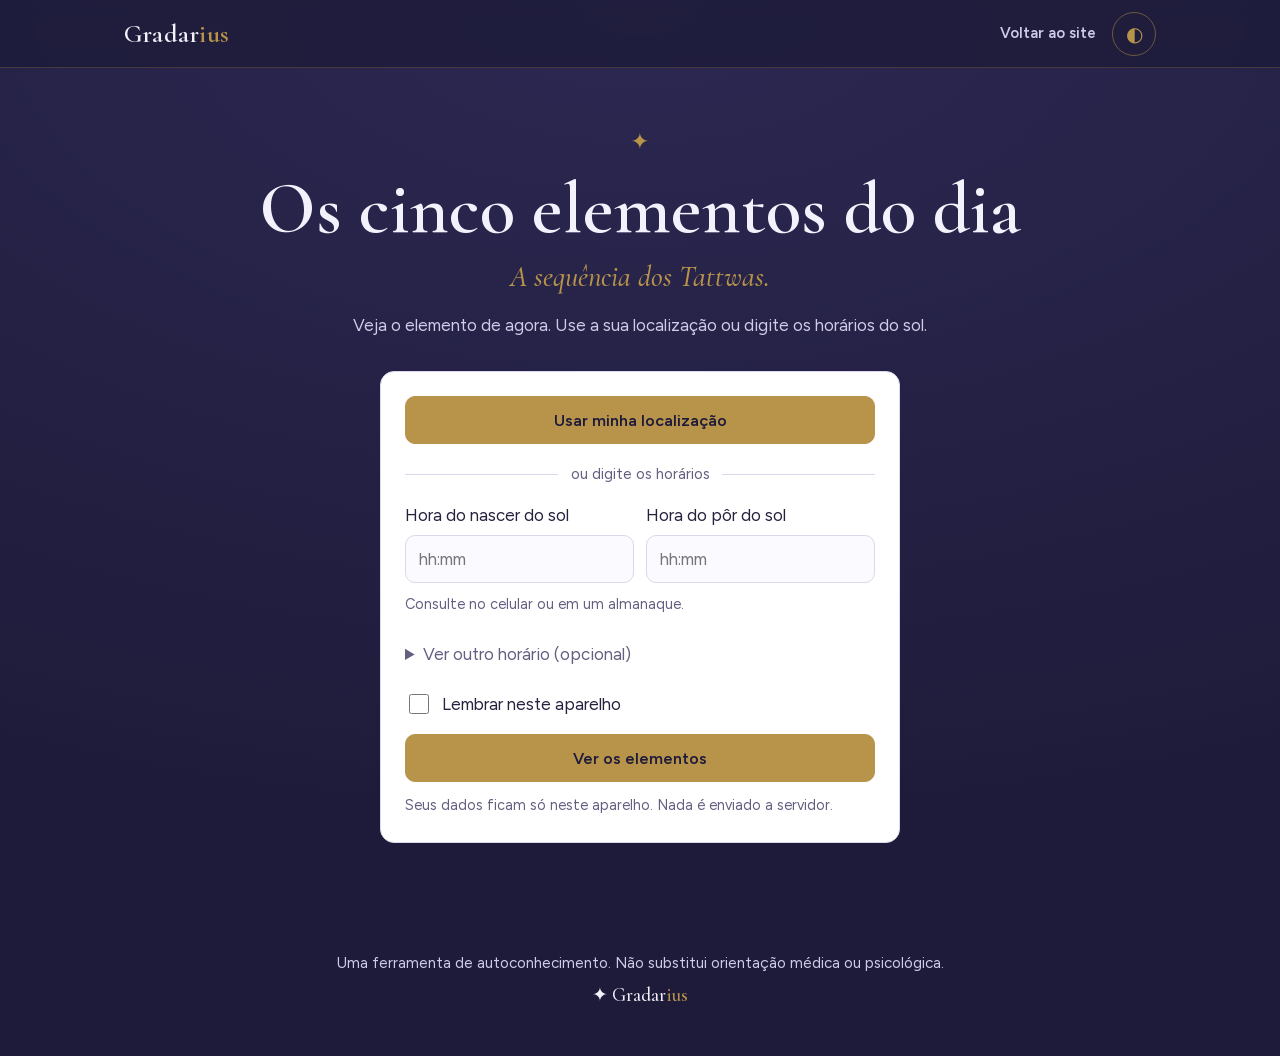
<file: servicos/tattwas/index.html>
<!doctype html>
<html lang="pt-BR">
<head>
<meta charset="utf-8">
<meta name="viewport" content="width=device-width,initial-scale=1">
<title>Tattwas | Gradarius</title>
<meta name="description" content="A sequência dos cinco elementos ao longo do dia, a partir do nascer e do pôr do sol. Gratuito, sem cadastro.">
<link rel="canonical" href="https://www.gradarius.com.br/servicos/tattwas/">
<link rel="icon" href="data:image/svg+xml,%3Csvg xmlns='http://www.w3.org/2000/svg' viewBox='0 0 32 32'%3E%3Crect width='32' height='32' rx='7' fill='%231e1b3a'/%3E%3Ctext x='16' y='23' font-size='20' text-anchor='middle' fill='%23b8934a'%3E%E2%9C%A6%3C/text%3E%3C/svg%3E">
<link rel="stylesheet" href="../../fontes/fontes.css">
<link rel="stylesheet" href="estilo.css">
<script>
/* Aplica o tema salvo antes de desenhar a página (evita piscar). */
try { var t = localStorage.getItem('gradarius-tema'); if (t) document.documentElement.setAttribute('data-theme', t); } catch (e) {}
</script>
</head>
<body>

<header class="topo">
  <div class="container topo-in">
    <a class="logo" href="../../index.html" aria-label="Gradarius">Gradar<span>ius</span></a>
    <nav class="topo-acoes">
      <a class="link-voltar" id="t-voltar" href="../../index.html"></a>
      <button class="btn-tema" id="btn-tema" type="button" aria-label="Alternar tema"><span aria-hidden="true">◐</span></button>
    </nav>
  </div>
</header>

<main>
  <section class="hero">
    <div class="container">
      <p class="orn" aria-hidden="true">✦</p>
      <h1 id="t-titulo"></h1>
      <p class="destaque" id="t-destaque"></p>
      <p class="lead" id="t-lead"></p>

      <form class="cartao form" id="form" novalidate>
        <button class="btn btn-local" type="button" id="btn-local"></button>
        <p class="nota" id="t-local" role="status"></p>
        <p class="ou-linha" id="t-ou" aria-hidden="true"></p>
        <div class="par">
          <div class="campo">
            <label for="nascer" id="l-nascer"></label>
            <input id="nascer" type="text" inputmode="numeric" maxlength="5" autocomplete="off" aria-describedby="erro-nascer">
            <p class="erro" id="erro-nascer" role="alert"></p>
          </div>
          <div class="campo">
            <label for="por" id="l-por"></label>
            <input id="por" type="text" inputmode="numeric" maxlength="5" autocomplete="off" aria-describedby="erro-por">
            <p class="erro" id="erro-por" role="alert"></p>
          </div>
        </div>
        <p class="nota ajuda" id="t-ajuda"></p>
        <details class="mais">
          <summary id="l-outro-resumo"></summary>
          <div class="campo">
            <label for="outro" id="l-outro"></label>
            <input id="outro" type="text" inputmode="numeric" maxlength="5" autocomplete="off" aria-describedby="erro-outro">
            <p class="erro" id="erro-outro" role="alert"></p>
          </div>
        </details>
        <label class="check"><input type="checkbox" id="lembrar"> <span id="l-lembrar"></span></label>
        <button class="btn" type="submit" id="btn-ver"></button>
        <p class="nota" id="t-priv"></p>
      </form>
    </div>
  </section>

  <div id="resultado" hidden>
    <section class="secao">
      <div class="container agora-grade">
        <article class="cartao agora" id="agora" aria-live="polite"></article>
        <div>
          <h2 id="t-roda"></h2>
          <p class="sub" id="t-roda-dica"></p>
          <div class="roda" id="roda"></div>
          <ul class="legenda" id="legenda"></ul>
          <div class="acoes">
            <button class="btn" type="button" id="btn-salvar"></button>
          </div>
        </div>
      </div>
    </section>

    <section class="secao alt">
      <div class="container">
        <h2 id="t-proximos"></h2>
        <ul class="linha" id="proximos"></ul>
        <details class="todos">
          <summary id="t-todos"></summary>
          <p class="sub" id="t-todos-texto"></p>
          <ul class="linha" id="todos"></ul>
        </details>
      </div>
    </section>

    <section class="secao chamada">
      <div class="container">
        <p class="orn" aria-hidden="true">✦</p>
        <p class="destaque" id="t-chamada"></p>
        <div class="acoes centro">
          <a class="btn" id="btn-mapa" href="#"></a>
          <a class="btn sec" id="btn-consulta" href="#"></a>
        </div>
      </div>
    </section>
  </div>
</main>

<footer class="rodape">
  <div class="container">
    <p id="t-aviso"></p>
    <p class="marca"><span aria-hidden="true">✦</span> Gradar<span class="ouro">ius</span></p>
  </div>
</footer>

<script src="textos.js"></script>
<script src="calculo.js"></script>
<script src="app.js"></script>
</body>
</html>
</file>
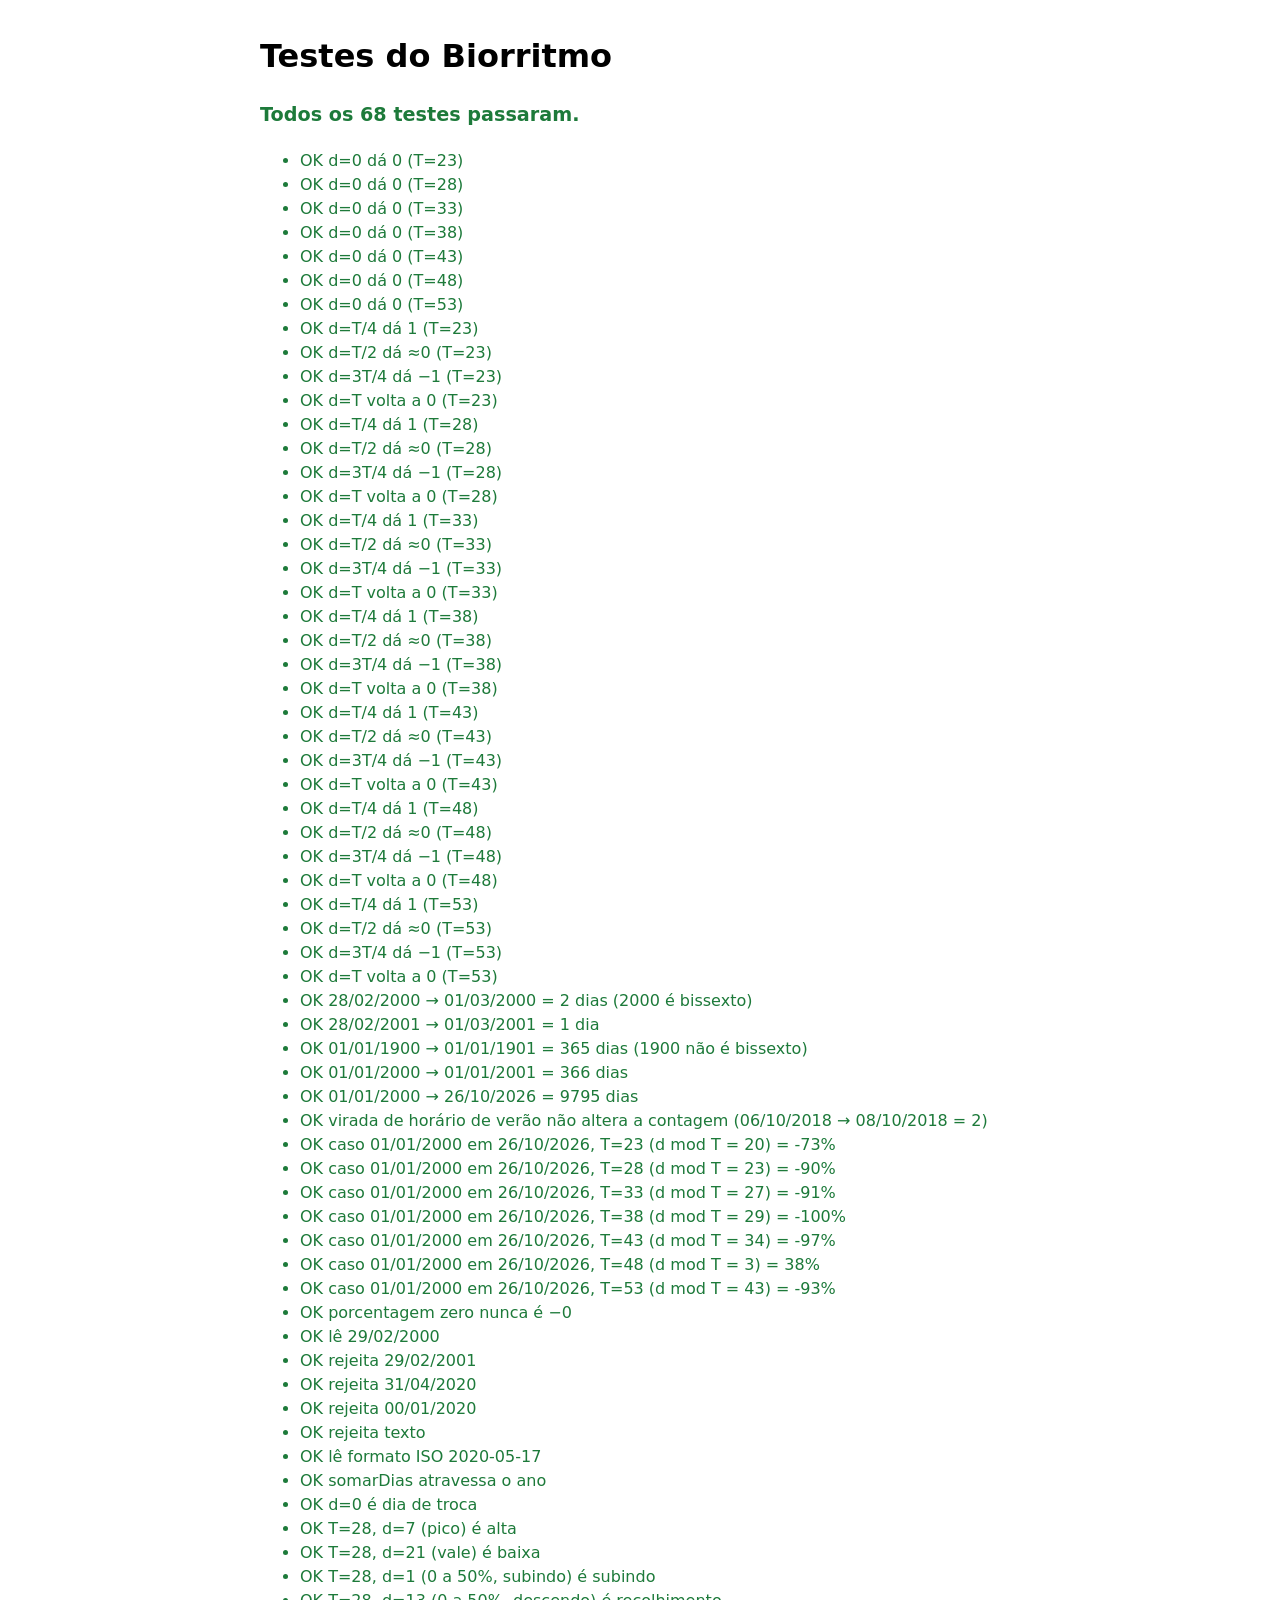
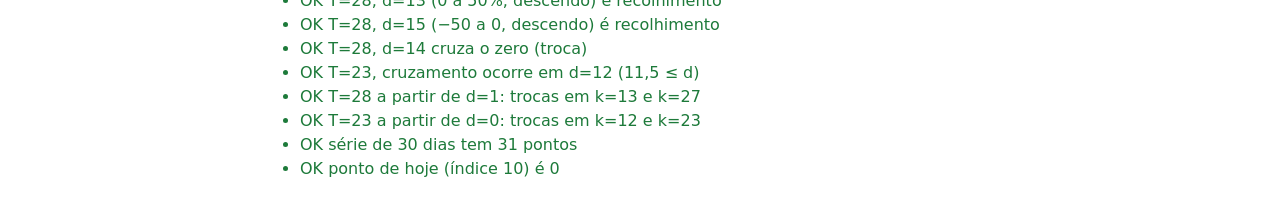
<file: servicos/biorritmo/testes.html>
<!doctype html>
<html lang="pt-BR">
<head>
<meta charset="utf-8">
<meta name="viewport" content="width=device-width,initial-scale=1">
<title>Testes do Biorritmo</title>
<style>
body{font:16px/1.5 system-ui,sans-serif;max-width:760px;margin:2rem auto;padding:0 1rem}
.ok{color:#1d7a3a}.erro{color:#b00020;font-weight:600}
#resumo{font-weight:700;font-size:1.2rem}
</style>
</head>
<body>
<h1>Testes do Biorritmo</h1>
<p id="resumo">Rodando…</p>
<ul id="lista"></ul>
<script src="calculo.js"></script>
<script>
(function () {
  var B = window.Biorritmo, falhas = 0, total = 0;
  function t(nome, cond, detalhe) {
    total++;
    if (!cond) falhas++;
    var li = document.createElement('li');
    li.className = cond ? 'ok' : 'erro';
    li.textContent = (cond ? 'OK  ' : 'FALHOU  ') + nome + (cond ? '' : ' → ' + detalhe);
    document.getElementById('lista').appendChild(li);
  }
  function perto(a, b) { return Math.abs(a - b) < 1e-9; }

  /* 1. nascimento = referência */
  B.CICLOS.forEach(function (c) {
    t('d=0 dá 0 (T=' + c.T + ')', perto(B.valor(0, c.T), 0), B.valor(0, c.T));
  });

  /* 2. quartos de ciclo (T múltiplo de 4 dá dias inteiros; os demais, valor fracionário) */
  B.CICLOS.forEach(function (c) {
    t('d=T/4 dá 1 (T=' + c.T + ')', perto(B.valor(c.T / 4, c.T), 1));
    t('d=T/2 dá ≈0 (T=' + c.T + ')', perto(B.valor(c.T / 2, c.T), 0));
    t('d=3T/4 dá −1 (T=' + c.T + ')', perto(B.valor(3 * c.T / 4, c.T), -1));
    t('d=T volta a 0 (T=' + c.T + ')', perto(B.valor(c.T, c.T), 0));
  });

  /* 3. contagem de dias com ano bissexto */
  function dias(a, b) { return B.diasEntre(B.lerData(a), B.lerData(b)); }
  t('28/02/2000 → 01/03/2000 = 2 dias (2000 é bissexto)', dias('28/02/2000', '01/03/2000') === 2, dias('28/02/2000', '01/03/2000'));
  t('28/02/2001 → 01/03/2001 = 1 dia', dias('28/02/2001', '01/03/2001') === 1);
  t('01/01/1900 → 01/01/1901 = 365 dias (1900 não é bissexto)', dias('01/01/1900', '01/01/1901') === 365);
  t('01/01/2000 → 01/01/2001 = 366 dias', dias('01/01/2000', '01/01/2001') === 366);
  t('01/01/2000 → 26/10/2026 = 9795 dias', dias('01/01/2000', '26/10/2026') === 9795, dias('01/01/2000', '26/10/2026'));
  t('virada de horário de verão não altera a contagem (06/10/2018 → 08/10/2018 = 2)', dias('06/10/2018', '08/10/2018') === 2);

  /* 4. valores de um caso real, conferidos por outra via: sen(2π·(d mod T)/T) */
  var d = dias('01/01/2000', '26/10/2026');
  B.CICLOS.forEach(function (c) {
    var esperado = Math.sin(2 * Math.PI * (d % c.T) / c.T);
    t('caso 01/01/2000 em 26/10/2026, T=' + c.T + ' (d mod T = ' + (d % c.T) + ') = ' + B.porcento(d, c.T) + '%',
      perto(B.valor(d, c.T), esperado) && B.porcento(d, c.T) === Math.round(esperado * 100));
  });

  /* 5. porcentagem sem -0 */
  t('porcentagem zero nunca é −0', Object.is(B.porcento(0, 23), 0));

  /* 6. leitura e validação de datas */
  t('lê 29/02/2000', !!B.lerData('29/02/2000'));
  t('rejeita 29/02/2001', B.lerData('29/02/2001') === null);
  t('rejeita 31/04/2020', B.lerData('31/04/2020') === null);
  t('rejeita 00/01/2020', B.lerData('00/01/2020') === null);
  t('rejeita texto', B.lerData('abc') === null);
  t('lê formato ISO 2020-05-17', B.formatar(B.lerData('2020-05-17')) === '17/05/2020');
  t('somarDias atravessa o ano', B.formatar(B.somarDias(B.lerData('30/12/2020'), 3)) === '02/01/2021');

  /* 7. fases */
  t('d=0 é dia de troca', B.fase(0, 28) === 'troca');
  t('T=28, d=7 (pico) é alta', B.fase(7, 28) === 'alta');
  t('T=28, d=21 (vale) é baixa', B.fase(21, 28) === 'baixa');
  t('T=28, d=1 (0 a 50%, subindo) é subindo', B.fase(1, 28) === 'subindo');
  t('T=28, d=13 (0 a 50%, descendo) é recolhimento', B.fase(13, 28) === 'recolhimento');
  t('T=28, d=15 (−50 a 0, descendo) é recolhimento', B.fase(15, 28) === 'recolhimento');
  t('T=28, d=14 cruza o zero (troca)', B.fase(14, 28) === 'troca');
  t('T=23, cruzamento ocorre em d=12 (11,5 ≤ d)', B.ehTroca(12, 23) && !B.ehTroca(11, 23) && !B.ehTroca(13, 23));

  /* 8. próximas trocas */
  var tr = B.proximasTrocas(1, 28, 30);
  t('T=28 a partir de d=1: trocas em k=13 e k=27', tr.length === 2 && tr[0] === 13 && tr[1] === 27, JSON.stringify(tr));
  var T23 = B.proximasTrocas(0, 23, 30);
  t('T=23 a partir de d=0: trocas em k=12 e k=23', T23.length === 2 && T23[0] === 12 && T23[1] === 23, JSON.stringify(T23));

  /* 9. série */
  var s = B.serie(0, 28, 10, 20);
  t('série de 30 dias tem 31 pontos', s.length === 31);
  t('ponto de hoje (índice 10) é 0', perto(s[10], 0));

  var r = document.getElementById('resumo');
  r.textContent = falhas ? falhas + ' de ' + total + ' testes FALHARAM' : 'Todos os ' + total + ' testes passaram.';
  r.className = falhas ? 'erro' : 'ok';
  document.title = (falhas ? 'FALHOU ' : 'OK ') + total;
})();
</script>
</body>
</html>
</file>
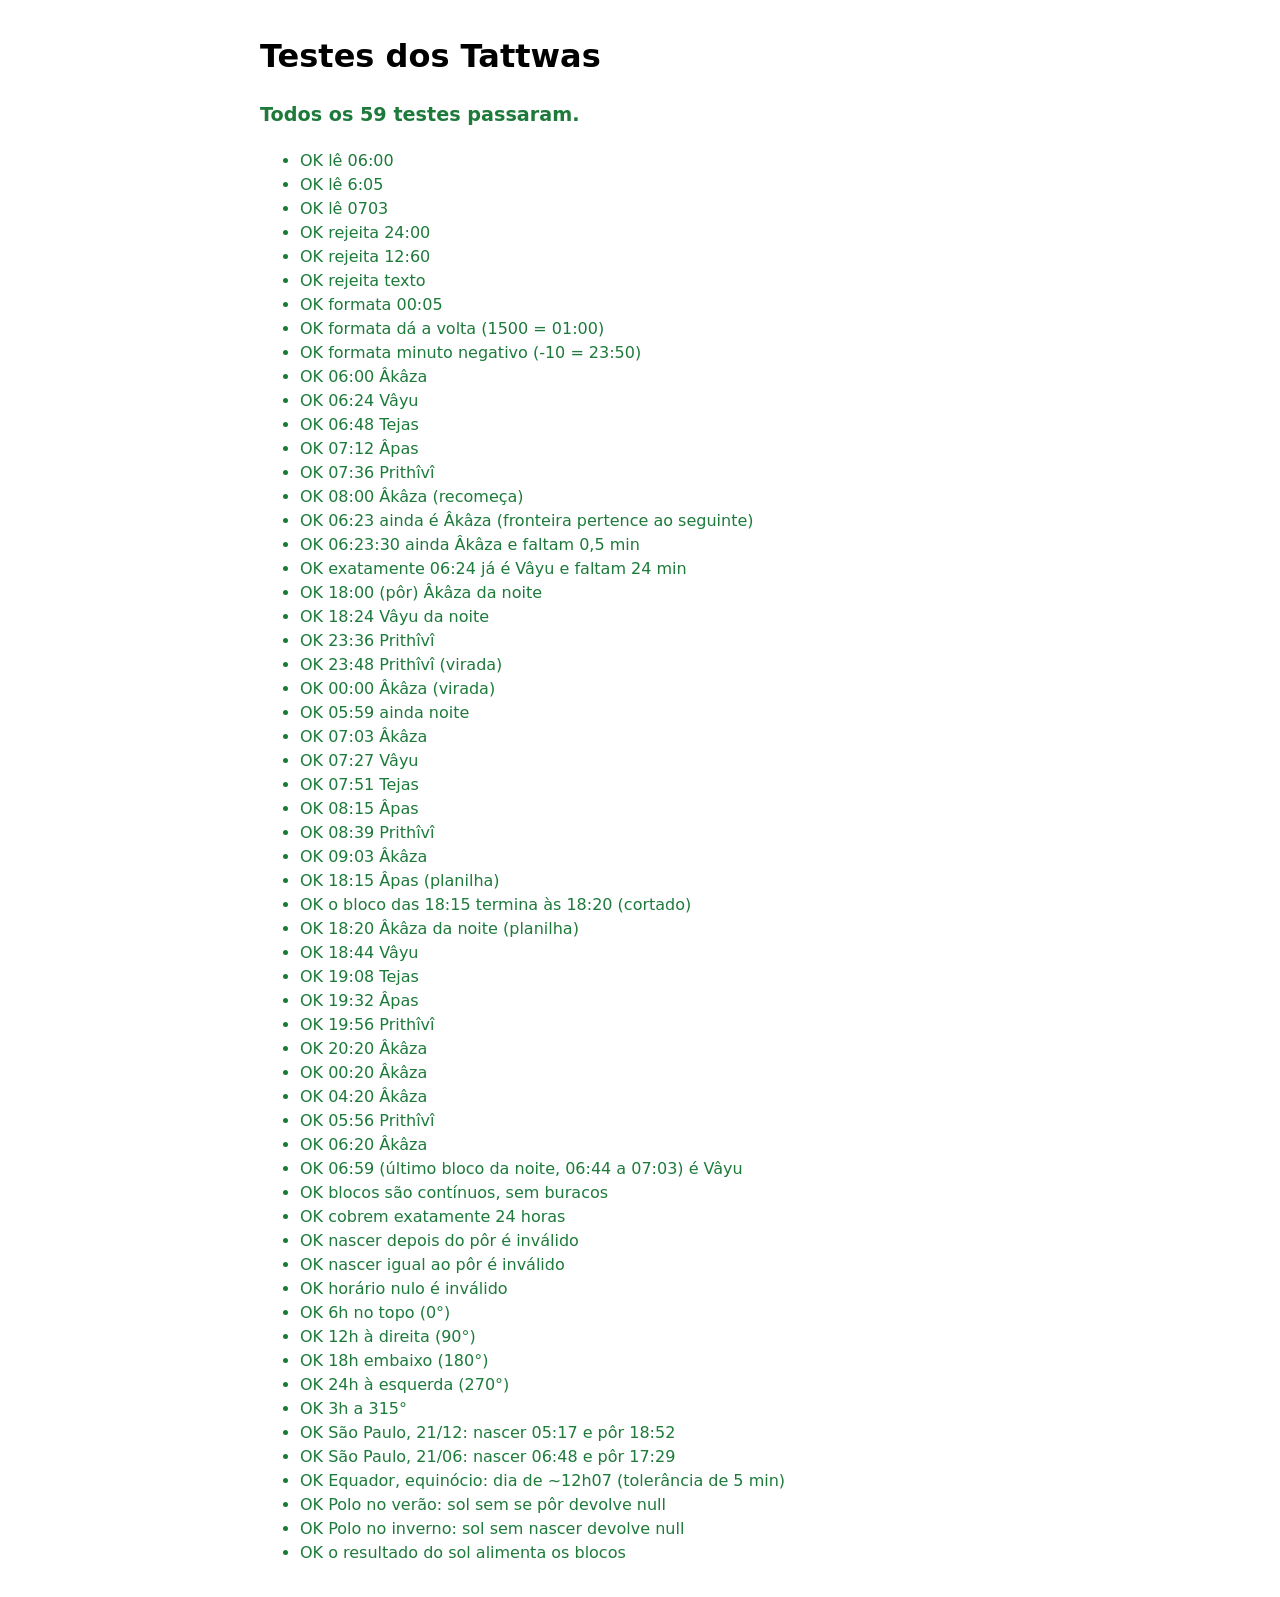
<file: servicos/tattwas/testes.html>
<!doctype html>
<html lang="pt-BR">
<head>
<meta charset="utf-8">
<meta name="viewport" content="width=device-width,initial-scale=1">
<title>Testes dos Tattwas</title>
<style>
body{font:16px/1.5 system-ui,sans-serif;max-width:760px;margin:2rem auto;padding:0 1rem}
.ok{color:#1d7a3a}.erro{color:#b00020;font-weight:600}
#resumo{font-weight:700;font-size:1.2rem}
</style>
</head>
<body>
<h1>Testes dos Tattwas</h1>
<p id="resumo">Rodando…</p>
<ul id="lista"></ul>
<script src="calculo.js"></script>
<script>
(function () {
  var Z = window.Tattwas, falhas = 0, total = 0;
  function t(nome, cond, detalhe) {
    total++;
    if (!cond) falhas++;
    var li = document.createElement('li');
    li.className = cond ? 'ok' : 'erro';
    li.textContent = (cond ? 'OK  ' : 'FALHOU  ') + nome + (cond ? '' : ' → ' + detalhe);
    document.getElementById('lista').appendChild(li);
  }
  function h(s) { return Z.lerHora(s); }
  function elem(lista, nascer, hora) { var r = Z.blocoEm(lista, nascer, h(hora)); return r && r.bloco.elemento; }

  /* leitura de horas */
  t('lê 06:00', h('06:00') === 360);
  t('lê 6:05', h('6:05') === 365);
  t('lê 0703', h('0703') === 423);
  t('rejeita 24:00', h('24:00') === null);
  t('rejeita 12:60', h('12:60') === null);
  t('rejeita texto', h('abc') === null);
  t('formata 00:05', Z.formatar(5) === '00:05');
  t('formata dá a volta (1500 = 01:00)', Z.formatar(1500) === '01:00');
  t('formata minuto negativo (-10 = 23:50)', Z.formatar(-10) === '23:50');

  /* nascer 06:00, pôr 18:00 (briefing) */
  var a = Z.blocos(h('06:00'), h('18:00')), n = h('06:00');
  t('06:00 Âkâza', elem(a, n, '06:00') === 'akasa');
  t('06:24 Vâyu', elem(a, n, '06:24') === 'vayu');
  t('06:48 Tejas', elem(a, n, '06:48') === 'tejas');
  t('07:12 Âpas', elem(a, n, '07:12') === 'apas');
  t('07:36 Prithîvî', elem(a, n, '07:36') === 'prithivi');
  t('08:00 Âkâza (recomeça)', elem(a, n, '08:00') === 'akasa');
  t('06:23 ainda é Âkâza (fronteira pertence ao seguinte)', elem(a, n, '06:23') === 'akasa');
  var f = Z.blocoEm(a, n, 6 * 60 + 23.5);
  t('06:23:30 ainda Âkâza e faltam 0,5 min', f.bloco.elemento === 'akasa' && Math.abs(f.faltam - 0.5) < 1e-9, JSON.stringify(f));
  f = Z.blocoEm(a, n, h('06:24'));
  t('exatamente 06:24 já é Vâyu e faltam 24 min', f.bloco.elemento === 'vayu' && f.faltam === 24);

  /* noite recomeça em Âkâza no pôr do sol */
  t('18:00 (pôr) Âkâza da noite', elem(a, n, '18:00') === 'akasa' && Z.blocoEm(a, n, h('18:00')).bloco.periodo === 'noite');
  t('18:24 Vâyu da noite', elem(a, n, '18:24') === 'vayu');
  t('23:36 Prithîvî', elem(a, n, '23:36') === 'prithivi');
  t('23:48 Prithîvî (virada)', elem(a, n, '23:48') === 'prithivi');
  t('00:00 Âkâza (virada)', elem(a, n, '00:00') === 'akasa');
  t('05:59 ainda noite', Z.blocoEm(a, n, h('05:59')).bloco.periodo === 'noite');

  /* dia curto: o último bloco do dia é cortado no pôr */
  var b = Z.blocos(h('07:03'), h('18:20')), nb = h('07:03');
  t('07:03 Âkâza', elem(b, nb, '07:03') === 'akasa');
  t('07:27 Vâyu', elem(b, nb, '07:27') === 'vayu');
  t('07:51 Tejas', elem(b, nb, '07:51') === 'tejas');
  t('08:15 Âpas', elem(b, nb, '08:15') === 'apas');
  t('08:39 Prithîvî', elem(b, nb, '08:39') === 'prithivi');
  t('09:03 Âkâza', elem(b, nb, '09:03') === 'akasa');
  t('18:15 Âpas (planilha)', elem(b, nb, '18:15') === 'apas');
  var corte = Z.blocoEm(b, nb, h('18:15'));
  t('o bloco das 18:15 termina às 18:20 (cortado)', Z.formatar(corte.bloco.fim) === '18:20' && corte.faltam === 5, JSON.stringify(corte));
  t('18:20 Âkâza da noite (planilha)', elem(b, nb, '18:20') === 'akasa');
  t('18:44 Vâyu', elem(b, nb, '18:44') === 'vayu');
  t('19:08 Tejas', elem(b, nb, '19:08') === 'tejas');
  t('19:32 Âpas', elem(b, nb, '19:32') === 'apas');
  t('19:56 Prithîvî', elem(b, nb, '19:56') === 'prithivi');
  t('20:20 Âkâza', elem(b, nb, '20:20') === 'akasa');
  t('00:20 Âkâza', elem(b, nb, '00:20') === 'akasa');
  t('04:20 Âkâza', elem(b, nb, '04:20') === 'akasa');
  t('05:56 Prithîvî', elem(b, nb, '05:56') === 'prithivi');
  t('06:20 Âkâza', elem(b, nb, '06:20') === 'akasa');
  t('06:59 (último bloco da noite, 06:44 a 07:03) é Vâyu', elem(b, nb, '06:59') === 'vayu', elem(b, nb, '06:59'));

  /* estrutura */
  var tudo = b.every(function (x, i) { return i === 0 || b[i - 1].fim === x.inicio; });
  t('blocos são contínuos, sem buracos', tudo);
  t('cobrem exatamente 24 horas', b[b.length - 1].fim - b[0].inicio === 1440);
  t('nascer depois do pôr é inválido', Z.blocos(h('18:00'), h('06:00')) === null);
  t('nascer igual ao pôr é inválido', Z.blocos(h('06:00'), h('06:00')) === null);
  t('horário nulo é inválido', Z.blocos(null, h('18:00')) === null);

  /* ângulos: 6h topo, 12h direita, 18h embaixo, 24h esquerda */
  t('6h no topo (0°)', Z.angulo(360) === 0);
  t('12h à direita (90°)', Z.angulo(720) === 90);
  t('18h embaixo (180°)', Z.angulo(1080) === 180);
  t('24h à esquerda (270°)', Z.angulo(0) === 270);
  t('3h a 315°', Z.angulo(180) === 315);

  /* sol (referência: api.sunrise-sunset.org em 04/11/2026; tolerância de 2 min) */
  function perto(a, b) { return Math.abs(a - b) <= 2; }
  var sp1 = Z.solNascerPor(-23.55, -46.63, 2026, 12, 21, -180);
  t('São Paulo, 21/12: nascer 05:17 e pôr 18:52', sp1 && perto(sp1.nascer, h('05:17')) && perto(sp1.por, h('18:52')),
    sp1 && Z.formatar(sp1.nascer) + ' / ' + Z.formatar(sp1.por));
  var sp2 = Z.solNascerPor(-23.55, -46.63, 2026, 6, 21, -180);
  t('São Paulo, 21/06: nascer 06:48 e pôr 17:29', sp2 && perto(sp2.nascer, h('06:48')) && perto(sp2.por, h('17:29')),
    sp2 && Z.formatar(sp2.nascer) + ' / ' + Z.formatar(sp2.por));
  var eq = Z.solNascerPor(0, -45, 2026, 3, 20, -180);
  t('Equador, equinócio: dia de ~12h07 (tolerância de 5 min)', eq && Math.abs((eq.por - eq.nascer) - 727) <= 5,
    eq && (eq.por - eq.nascer));
  t('Polo no verão: sol sem se pôr devolve null', Z.solNascerPor(85, 0, 2026, 6, 21, 0) === null);
  t('Polo no inverno: sol sem nascer devolve null', Z.solNascerPor(85, 0, 2026, 12, 21, 0) === null);
  var tb = Z.blocos(sp1.nascer, sp1.por);
  t('o resultado do sol alimenta os blocos', tb !== null && tb.length > 0);

  var r = document.getElementById('resumo');
  r.textContent = falhas ? falhas + ' de ' + total + ' testes FALHARAM' : 'Todos os ' + total + ' testes passaram.';
  r.className = falhas ? 'erro' : 'ok';
  document.title = (falhas ? 'FALHOU ' : 'OK ') + total;
})();
</script>
</body>
</html>
</file>
<file: fontes/fontes.css>
/* Fontes hospedadas no próprio site (OFL): evita enviar o IP do visitante ao Google. */
@font-face{font-family:'Cormorant Garamond';font-style:normal;font-weight:500;font-display:swap;src:url(cormorant-garamond-latin-500-normal.ttf) format('truetype')}
@font-face{font-family:'Cormorant Garamond';font-style:normal;font-weight:600;font-display:swap;src:url(cormorant-garamond-latin-600-normal.ttf) format('truetype')}
@font-face{font-family:'Cormorant Garamond';font-style:italic;font-weight:500;font-display:swap;src:url(cormorant-garamond-latin-500-italic.ttf) format('truetype')}
@font-face{font-family:'Figtree';font-style:normal;font-weight:400 500;font-display:swap;src:url(figtree-latin-400-normal.ttf) format('truetype')}
@font-face{font-family:'Figtree';font-style:normal;font-weight:600;font-display:swap;src:url(figtree-latin-600-normal.ttf) format('truetype')}
</file>
<file: servicos/biorritmo/estilo.css>
:root{
  --ink:#1e1b3a; --ink-2:#2c2852; --moon:#f1eff8; --paper:#fbfaff;
  --text:#25223f; --muted:#625f80; --brass:#b8934a; --brass-2:#c9a45a;
  --rose:#d9a5b3; --sage:#7fa08b; --line:#dcd8ec; --card:#ffffff;
  --creme:#f3f1fb; --suave:#cfcbe8; --erro:#a8362b;
  --serif:'Cormorant Garamond',Georgia,serif;
  --sans:'Figtree',system-ui,sans-serif;
}
@media (prefers-color-scheme:dark){
  :root:not([data-theme="light"]){
    --paper:#15132b; --moon:#1c1a38; --text:#ebe9f7; --muted:#a9a6c6;
    --line:#34315a; --card:#211f42; --erro:#ff9d90;
  }
}
:root[data-theme="dark"]{
  --paper:#15132b; --moon:#1c1a38; --text:#ebe9f7; --muted:#a9a6c6;
  --line:#34315a; --card:#211f42; --erro:#ff9d90;
}

*{box-sizing:border-box}
html{scroll-padding-top:80px}
body{margin:0;background:var(--paper);color:var(--text);font:400 1.0625rem/1.65 var(--sans);-webkit-text-size-adjust:100%}
img,svg{max-width:100%}
a{color:inherit}
:focus-visible{outline:3px solid var(--brass);outline-offset:2px;border-radius:4px}
.container{max-width:1080px;margin:0 auto;padding:0 1.5rem}
@media (max-width:480px){.container{padding:0 1rem}}

/* cabeçalho */
.topo{position:fixed;inset:0 0 auto 0;height:68px;z-index:10;background:rgba(30,27,58,.82);backdrop-filter:blur(10px);-webkit-backdrop-filter:blur(10px);border-bottom:1px solid rgba(184,147,74,.25)}
.topo-in{height:100%;display:flex;align-items:center;justify-content:space-between}
.logo{font:600 1.6rem/1 var(--serif);color:var(--creme);text-decoration:none;letter-spacing:.02em}
.logo span,.ouro{color:var(--brass)}
.topo-acoes{display:flex;align-items:center;gap:1rem}
.link-voltar{color:var(--suave);font-weight:600;font-size:.95rem;text-decoration:none}
.link-voltar:hover{color:var(--creme)}
.btn-tema{width:44px;height:44px;border-radius:50%;border:1px solid rgba(184,147,74,.5);background:transparent;color:var(--brass);font-size:1.25rem;cursor:pointer}
.btn-tema:hover{background:rgba(184,147,74,.15)}

/* topo da página */
.hero{background:radial-gradient(120% 90% at 50% 0%,var(--ink-2),var(--ink));color:var(--creme);padding:calc(68px + 3.5rem) 0 4rem;text-align:center}
.orn{color:var(--brass);font-size:1.4rem;margin:0 0 .5rem}
h1,h2{font-family:var(--serif);font-weight:600;line-height:1.1;margin:0 0 .5rem}
h1{font-size:clamp(2.7rem,6vw,4.6rem)}
h2{font-size:clamp(2rem,4vw,2.9rem)}
.destaque{font:italic 500 clamp(1.3rem,3vw,1.8rem)/1.3 var(--serif);color:var(--brass);margin:0 0 1rem}
.lead{max-width:62ch;margin:0 auto 2rem;color:var(--suave)}

.cartao{background:var(--card);border:1px solid var(--line);border-radius:14px;padding:1.5rem}
.form{max-width:520px;margin:0 auto;text-align:left;color:var(--text)}
.campo{margin-bottom:1rem}
label{display:block;font-weight:500;margin-bottom:.35rem}
input[type=text],input[type=date]{width:100%;min-height:48px;padding:.5rem .8rem;font:inherit;color:var(--text);background:var(--paper);border:1px solid var(--line);border-radius:10px}
input[aria-invalid=true]{border-color:var(--erro)}
.par{display:grid;grid-template-columns:1fr auto 1fr;align-items:center;gap:.6rem}
.ou{color:var(--muted);font-size:.95rem}
@media (max-width:420px){.par{grid-template-columns:1fr}.ou{text-align:center}}
.erro{color:var(--erro);font-size:.95rem;margin:.35rem 0 0;min-height:0}
.erro:empty{display:none}
.erro::before{content:"⚠ "}
.mais{margin:0 0 1rem}
.mais summary{cursor:pointer;color:var(--muted);font-weight:500;padding:.4rem 0}
.check{display:flex;align-items:center;gap:.6rem;font-weight:400;margin:0 0 1rem;cursor:pointer}
.check input{width:20px;height:20px;accent-color:var(--brass)}
.nota{color:var(--muted);font-size:.9rem;margin:.75rem 0 0}

.btn{display:inline-flex;align-items:center;justify-content:center;min-height:48px;padding:.6rem 1.4rem;border:1px solid var(--brass);border-radius:10px;background:var(--brass);color:var(--ink);font:600 1rem var(--sans);text-decoration:none;cursor:pointer}
.btn:hover{background:var(--brass-2)}
.btn.sec{background:transparent;color:var(--text)}
.btn.sec:hover{background:rgba(184,147,74,.15)}
.form .btn{width:100%}

/* seções */
.secao{padding:5.5rem 0}
.secao.alt{background:var(--moon)}
@media (max-width:640px){.secao{padding:3.5rem 0}}
.sub{color:var(--muted);max-width:62ch;margin:0 0 1.5rem}

/* medidores */
.medidores{display:grid;grid-template-columns:repeat(auto-fit,minmax(260px,1fr));gap:1rem}
.medidor h3{font:600 1.5rem/1.2 var(--serif);margin:0}
.medidor .num{font:600 2rem/1.2 var(--sans);margin:.25rem 0}
.barra{position:relative;height:14px;border-radius:7px;background:var(--moon);border:1px solid var(--line);overflow:hidden}
.barra::after{content:"";position:absolute;left:50%;top:0;bottom:0;width:2px;background:var(--muted);opacity:.6}
.barra i{position:absolute;top:0;bottom:0;border-radius:7px}
.escala{display:flex;justify-content:space-between;color:var(--muted);font-size:.8rem;margin-top:.2rem}
.fase{margin:.8rem 0 0;font-weight:600}
.fase .ic{display:inline-block;width:1.5rem;color:var(--brass)}
.frase{margin:.2rem 0 0;color:var(--muted)}
.profundos{margin-top:2rem}
.profundos summary{cursor:pointer;font:600 1.5rem var(--serif);padding:.5rem 0}

/* gráfico */
.grafico-cartao{padding:1rem}
@media (min-width:640px){.grafico-cartao{padding:1.5rem}}
.janelas{display:flex;gap:.5rem;margin-bottom:.75rem;flex-wrap:wrap}
.janelas button{min-height:40px;padding:.3rem 1rem;border-radius:20px;border:1px solid var(--line);background:transparent;color:var(--text);font:500 .95rem var(--sans);cursor:pointer}
.janelas button[aria-pressed=true]{background:var(--brass);border-color:var(--brass);color:var(--ink);font-weight:600}
.grafico{touch-action:pan-y;cursor:crosshair}
.grafico svg{display:block;width:100%;height:auto}
.leitura{margin:.5rem 0;min-height:3.2rem;font-size:.95rem}
.leitura b{font-weight:600}
.legenda{list-style:none;margin:.5rem 0 0;padding:0;display:flex;flex-wrap:wrap;gap:.25rem 1.2rem;font-size:.95rem}
.legenda label{display:flex;align-items:center;gap:.5rem;margin:0;min-height:36px;font-weight:400;cursor:pointer}
.legenda input{width:18px;height:18px;margin:0;accent-color:var(--brass);flex:none}
.legenda svg{width:36px;height:10px;flex:none}
.legenda input:not(:checked) ~ *{opacity:.4}
.acoes{display:flex;flex-wrap:wrap;gap:.75rem 1rem;align-items:center;margin-top:1.25rem}
.acoes .check{margin:0}
.acoes.centro{justify-content:center}

/* transições */
.transicoes{list-style:none;margin:0;padding:0;display:grid;gap:.6rem;max-width:620px}
.transicoes li{display:flex;justify-content:space-between;gap:1rem;flex-wrap:wrap;padding:.8rem 1rem;background:var(--card);border:1px solid var(--line);border-radius:10px}
.transicoes .quando{color:var(--muted)}

.frase-chave{font:italic 500 1.25rem/1.4 var(--serif);color:var(--brass);max-width:62ch;margin:-.5rem 0 1.5rem}
.sobre{max-width:760px}
.sobre article{margin-bottom:1rem}
.sobre h3{font:600 1.6rem/1.2 var(--serif);margin:0 0 .15rem}
.sobre .elo{color:var(--brass);font-weight:600;font-size:.95rem;margin:0 0 .6rem}
.sobre article p{margin:.35rem 0}
.sobre .livre{margin-top:2rem}
.sobre .destaque{margin-top:1.5rem}
.chamada{text-align:center}
.chamada .destaque{max-width:30ch;margin:0 auto 1.5rem}

.rodape{background:var(--ink);color:var(--suave);padding:2.5rem 0;text-align:center;font-size:.95rem}
.rodape p{margin:.25rem 0}
.rodape .marca{font-family:var(--serif);font-size:1.2rem;color:var(--creme)}

@media (prefers-reduced-motion:reduce){*{transition:none!important;animation:none!important}}
</file>
<file: servicos/tattwas/estilo.css>
:root{
  --ink:#1e1b3a; --ink-2:#2c2852; --moon:#f1eff8; --paper:#fbfaff;
  --text:#25223f; --muted:#625f80; --brass:#b8934a; --brass-2:#c9a45a;
  --rose:#d9a5b3; --sage:#7fa08b; --line:#dcd8ec; --card:#ffffff;
  --creme:#f3f1fb; --suave:#cfcbe8; --erro:#a8362b;
  --serif:'Cormorant Garamond',Georgia,serif;
  --sans:'Figtree',system-ui,sans-serif;
}
@media (prefers-color-scheme:dark){
  :root:not([data-theme="light"]){
    --paper:#15132b; --moon:#1c1a38; --text:#ebe9f7; --muted:#a9a6c6;
    --line:#34315a; --card:#211f42; --erro:#ff9d90;
  }
}
:root[data-theme="dark"]{
  --paper:#15132b; --moon:#1c1a38; --text:#ebe9f7; --muted:#a9a6c6;
  --line:#34315a; --card:#211f42; --erro:#ff9d90;
}

*{box-sizing:border-box}
html{scroll-padding-top:80px}
body{margin:0;background:var(--paper);color:var(--text);font:400 1.0625rem/1.65 var(--sans);-webkit-text-size-adjust:100%}
img,svg{max-width:100%}
a{color:inherit}
:focus-visible{outline:3px solid var(--brass);outline-offset:2px;border-radius:4px}
.container{max-width:1080px;margin:0 auto;padding:0 1.5rem}
@media (max-width:480px){.container{padding:0 1rem}}

/* cabeçalho */
.topo{position:fixed;inset:0 0 auto 0;height:68px;z-index:10;background:rgba(30,27,58,.82);backdrop-filter:blur(10px);-webkit-backdrop-filter:blur(10px);border-bottom:1px solid rgba(184,147,74,.25)}
.topo-in{height:100%;display:flex;align-items:center;justify-content:space-between}
.logo{font:600 1.6rem/1 var(--serif);color:var(--creme);text-decoration:none;letter-spacing:.02em}
.logo span,.ouro{color:var(--brass)}
.topo-acoes{display:flex;align-items:center;gap:1rem}
.link-voltar{color:var(--suave);font-weight:600;font-size:.95rem;text-decoration:none}
.link-voltar:hover{color:var(--creme)}
.btn-tema{width:44px;height:44px;border-radius:50%;border:1px solid rgba(184,147,74,.5);background:transparent;color:var(--brass);font-size:1.25rem;cursor:pointer}
.btn-tema:hover{background:rgba(184,147,74,.15)}

/* topo da página */
.hero{background:radial-gradient(120% 90% at 50% 0%,var(--ink-2),var(--ink));color:var(--creme);padding:calc(68px + 3.5rem) 0 4rem;text-align:center}
.orn{color:var(--brass);font-size:1.4rem;margin:0 0 .5rem}
h1,h2{font-family:var(--serif);font-weight:600;line-height:1.1;margin:0 0 .5rem}
h1{font-size:clamp(2.7rem,6vw,4.6rem)}
h2{font-size:clamp(2rem,4vw,2.9rem)}
.destaque{font:italic 500 clamp(1.3rem,3vw,1.8rem)/1.3 var(--serif);color:var(--brass);margin:0 0 1rem}
.lead{max-width:62ch;margin:0 auto 2rem;color:var(--suave)}

.cartao{background:var(--card);border:1px solid var(--line);border-radius:14px;padding:1.5rem}
.form{max-width:520px;margin:0 auto;text-align:left;color:var(--text)}
.campo{margin-bottom:1rem}
label{display:block;font-weight:500;margin-bottom:.35rem}
input[type=text],input[type=date]{width:100%;min-height:48px;padding:.5rem .8rem;font:inherit;color:var(--text);background:var(--paper);border:1px solid var(--line);border-radius:10px}
input[aria-invalid=true]{border-color:var(--erro)}
.par{display:grid;grid-template-columns:1fr 1fr;gap:.6rem}
@media (max-width:420px){.par{grid-template-columns:1fr}}
.erro{color:var(--erro);font-size:.95rem;margin:.35rem 0 0;min-height:0}
.erro:empty{display:none}
.erro::before{content:"⚠ "}
.mais{margin:0 0 1rem}
.mais summary{cursor:pointer;color:var(--muted);font-weight:500;padding:.4rem 0}
.check{display:flex;align-items:center;gap:.6rem;font-weight:400;margin:0 0 1rem;cursor:pointer}
.check input{width:20px;height:20px;accent-color:var(--brass)}
.nota{color:var(--muted);font-size:.9rem;margin:.75rem 0 0}

.btn{display:inline-flex;align-items:center;justify-content:center;min-height:48px;padding:.6rem 1.4rem;border:1px solid var(--brass);border-radius:10px;background:var(--brass);color:var(--ink);font:600 1rem var(--sans);text-decoration:none;cursor:pointer}
.btn:hover{background:var(--brass-2)}
.btn.sec{background:transparent;color:var(--text)}
.btn.sec:hover{background:rgba(184,147,74,.15)}
.btn-local{width:100%}
.ou-linha{display:flex;align-items:center;gap:.8rem;color:var(--muted);font-size:.95rem;margin:1.1rem 0 .9rem}
.ou-linha::before,.ou-linha::after{content:"";flex:1;border-top:1px solid var(--line)}
#t-local:empty{display:none}
.form .btn{width:100%}

/* seções */
.secao{padding:5.5rem 0}
.secao.alt{background:var(--moon)}
@media (max-width:640px){.secao{padding:3.5rem 0}}
.sub{color:var(--muted);max-width:62ch;margin:0 0 1.5rem}

/* medidores */
.medidores{display:grid;grid-template-columns:repeat(auto-fit,minmax(260px,1fr));gap:1rem}
.medidor h3{font:600 1.5rem/1.2 var(--serif);margin:0}
.medidor .num{font:600 2rem/1.2 var(--sans);margin:.25rem 0}
.barra{position:relative;height:14px;border-radius:7px;background:var(--moon);border:1px solid var(--line);overflow:hidden}
.barra::after{content:"";position:absolute;left:50%;top:0;bottom:0;width:2px;background:var(--muted);opacity:.6}
.barra i{position:absolute;top:0;bottom:0;border-radius:7px}
.escala{display:flex;justify-content:space-between;color:var(--muted);font-size:.8rem;margin-top:.2rem}
.fase{margin:.8rem 0 0;font-weight:600}
.fase .ic{display:inline-block;width:1.5rem;color:var(--brass)}
.frase{margin:.2rem 0 0;color:var(--muted)}
.profundos{margin-top:2rem}
.profundos summary{cursor:pointer;font:600 1.5rem var(--serif);padding:.5rem 0}

/* gráfico */
.grafico-cartao{padding:1rem}
@media (min-width:640px){.grafico-cartao{padding:1.5rem}}
.janelas{display:flex;gap:.5rem;margin-bottom:.75rem;flex-wrap:wrap}
.janelas button{min-height:40px;padding:.3rem 1rem;border-radius:20px;border:1px solid var(--line);background:transparent;color:var(--text);font:500 .95rem var(--sans);cursor:pointer}
.janelas button[aria-pressed=true]{background:var(--brass);border-color:var(--brass);color:var(--ink);font-weight:600}
.grafico{touch-action:pan-y;cursor:crosshair}
.grafico svg{display:block;width:100%;height:auto}
.leitura{margin:.5rem 0;min-height:3.2rem;font-size:.95rem}
.leitura b{font-weight:600}
.legenda{list-style:none;margin:.5rem 0 0;padding:0;display:flex;flex-wrap:wrap;gap:.25rem 1.2rem;font-size:.95rem}
.legenda label{display:flex;align-items:center;gap:.5rem;margin:0;min-height:36px;font-weight:400;cursor:pointer}
.legenda input{width:18px;height:18px;margin:0;accent-color:var(--brass);flex:none}
.legenda svg{width:36px;height:10px;flex:none}
.legenda input:not(:checked) ~ *{opacity:.4}
.acoes{display:flex;flex-wrap:wrap;gap:.75rem 1rem;align-items:center;margin-top:1.25rem}
.acoes .check{margin:0}
.acoes.centro{justify-content:center}

/* transições */
.transicoes{list-style:none;margin:0;padding:0;display:grid;gap:.6rem;max-width:620px}
.transicoes li{display:flex;justify-content:space-between;gap:1rem;flex-wrap:wrap;padding:.8rem 1rem;background:var(--card);border:1px solid var(--line);border-radius:10px}
.transicoes .quando{color:var(--muted)}

.frase-chave{font:italic 500 1.25rem/1.4 var(--serif);color:var(--brass);max-width:62ch;margin:-.5rem 0 1.5rem}
.sobre{max-width:760px}
.sobre article{margin-bottom:1rem}
.sobre h3{font:600 1.6rem/1.2 var(--serif);margin:0 0 .15rem}
.sobre .elo{color:var(--brass);font-weight:600;font-size:.95rem;margin:0 0 .6rem}
.sobre article p{margin:.35rem 0}
.sobre .livre{margin-top:2rem}
.sobre .destaque{margin-top:1.5rem}
.chamada{text-align:center}
.chamada .destaque{max-width:30ch;margin:0 auto 1.5rem}

.rodape{background:var(--ink);color:var(--suave);padding:2.5rem 0;text-align:center;font-size:.95rem}
.rodape p{margin:.25rem 0}
.rodape .marca{font-family:var(--serif);font-size:1.2rem;color:var(--creme)}

@media (prefers-reduced-motion:reduce){*{transition:none!important;animation:none!important}}

/* ---- Tattwas ---- */
.form .par{gap:.8rem}
.form .par .campo{margin-bottom:.4rem}
.ajuda{margin:.25rem 0 1rem}
.agora-grade{display:grid;gap:2rem;align-items:start}
@media (min-width:860px){.agora-grade{grid-template-columns:minmax(260px,1fr) 1.3fr}}
.agora{position:sticky;top:84px}
@media (max-width:859px){.agora{position:static}}
.agora .rotulo{font:600 .9rem var(--sans);letter-spacing:.08em;text-transform:uppercase;color:var(--muted);margin:0}
.agora .hora{color:var(--muted);margin:.1rem 0 1rem}
.agora .el{display:flex;align-items:center;gap:1rem;margin-bottom:.75rem}
.agora .el svg{width:56px;height:56px;flex:none}
.agora .el-nome{font:600 2.4rem/1.1 var(--serif);margin:0}
.agora .el-sig{color:var(--muted);margin:0}
.agora .periodo{display:inline-block;font-size:.85rem;font-weight:600;padding:.1rem .7rem;border:1px solid var(--line);border-radius:20px;margin-bottom:.9rem}
.agora p{margin:.35rem 0}
.agora .faltam{font-weight:600}
.agora .qualidade{font:italic 500 1.3rem/1.35 var(--serif);color:var(--brass)}
.roda{max-width:520px;margin:0 auto}
.roda svg{display:block;width:100%;height:auto}
.legenda li{min-height:0}
.legenda svg{width:20px;height:20px}
.legenda .faixa{width:28px;height:8px;border-radius:4px}
.linha{list-style:none;margin:0 0 1.5rem;padding:0;display:grid;gap:.5rem;max-width:720px}
.linha li{display:grid;grid-template-columns:28px 1fr auto;align-items:center;gap:.8rem;padding:.55rem .9rem;background:var(--card);border:1px solid var(--line);border-radius:10px}
.linha li.atual{border-color:var(--brass);box-shadow:0 0 0 1px var(--brass)}
.linha svg{width:24px;height:24px}
.linha .nome{font-weight:600}
.linha .hora{color:var(--muted);font-variant-numeric:tabular-nums;text-align:right}
.linha .tag{font-size:.8rem;color:var(--muted);margin-left:.5rem;font-weight:400}
.todos summary{cursor:pointer;font:600 1.5rem var(--serif);padding:.5rem 0}
.todos[open] summary{margin-bottom:.5rem}
.legenda li{display:flex;align-items:center;gap:.5rem}
.legenda{justify-content:center;margin-top:1rem}
</file>
